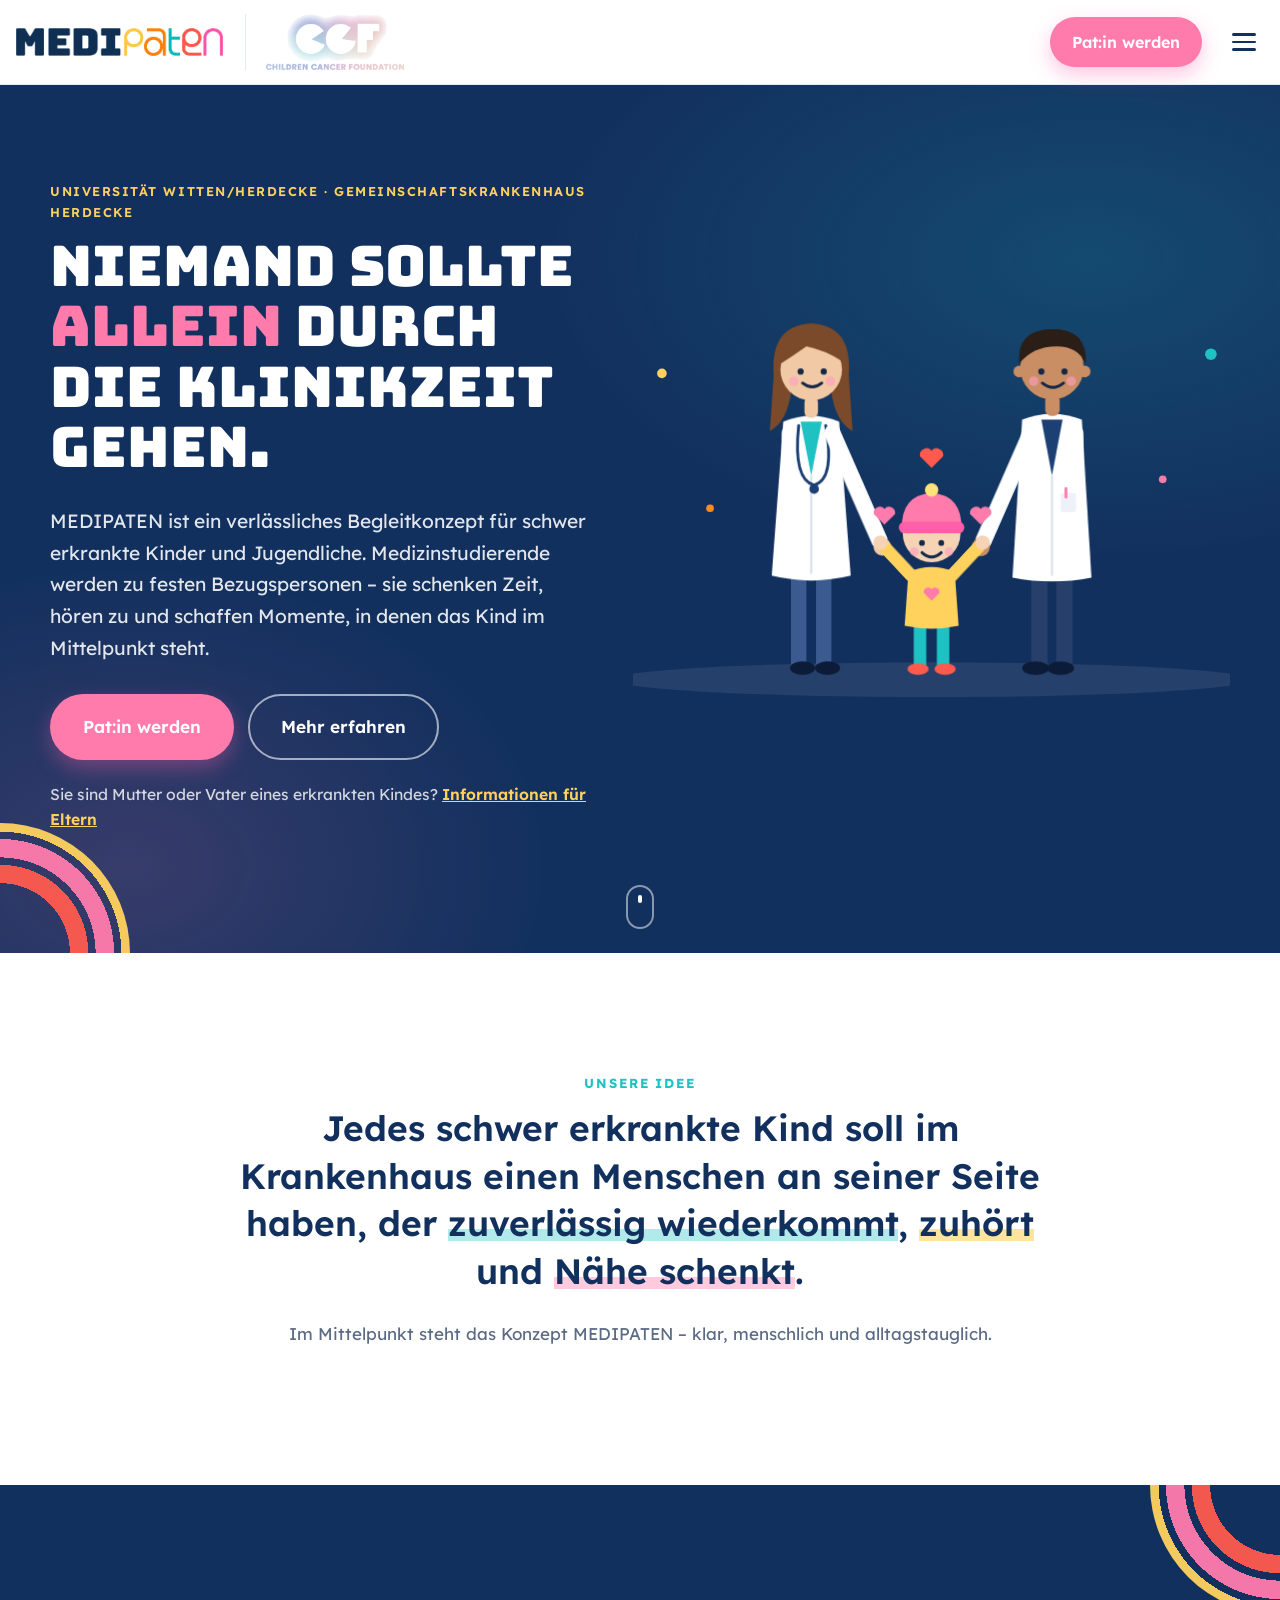
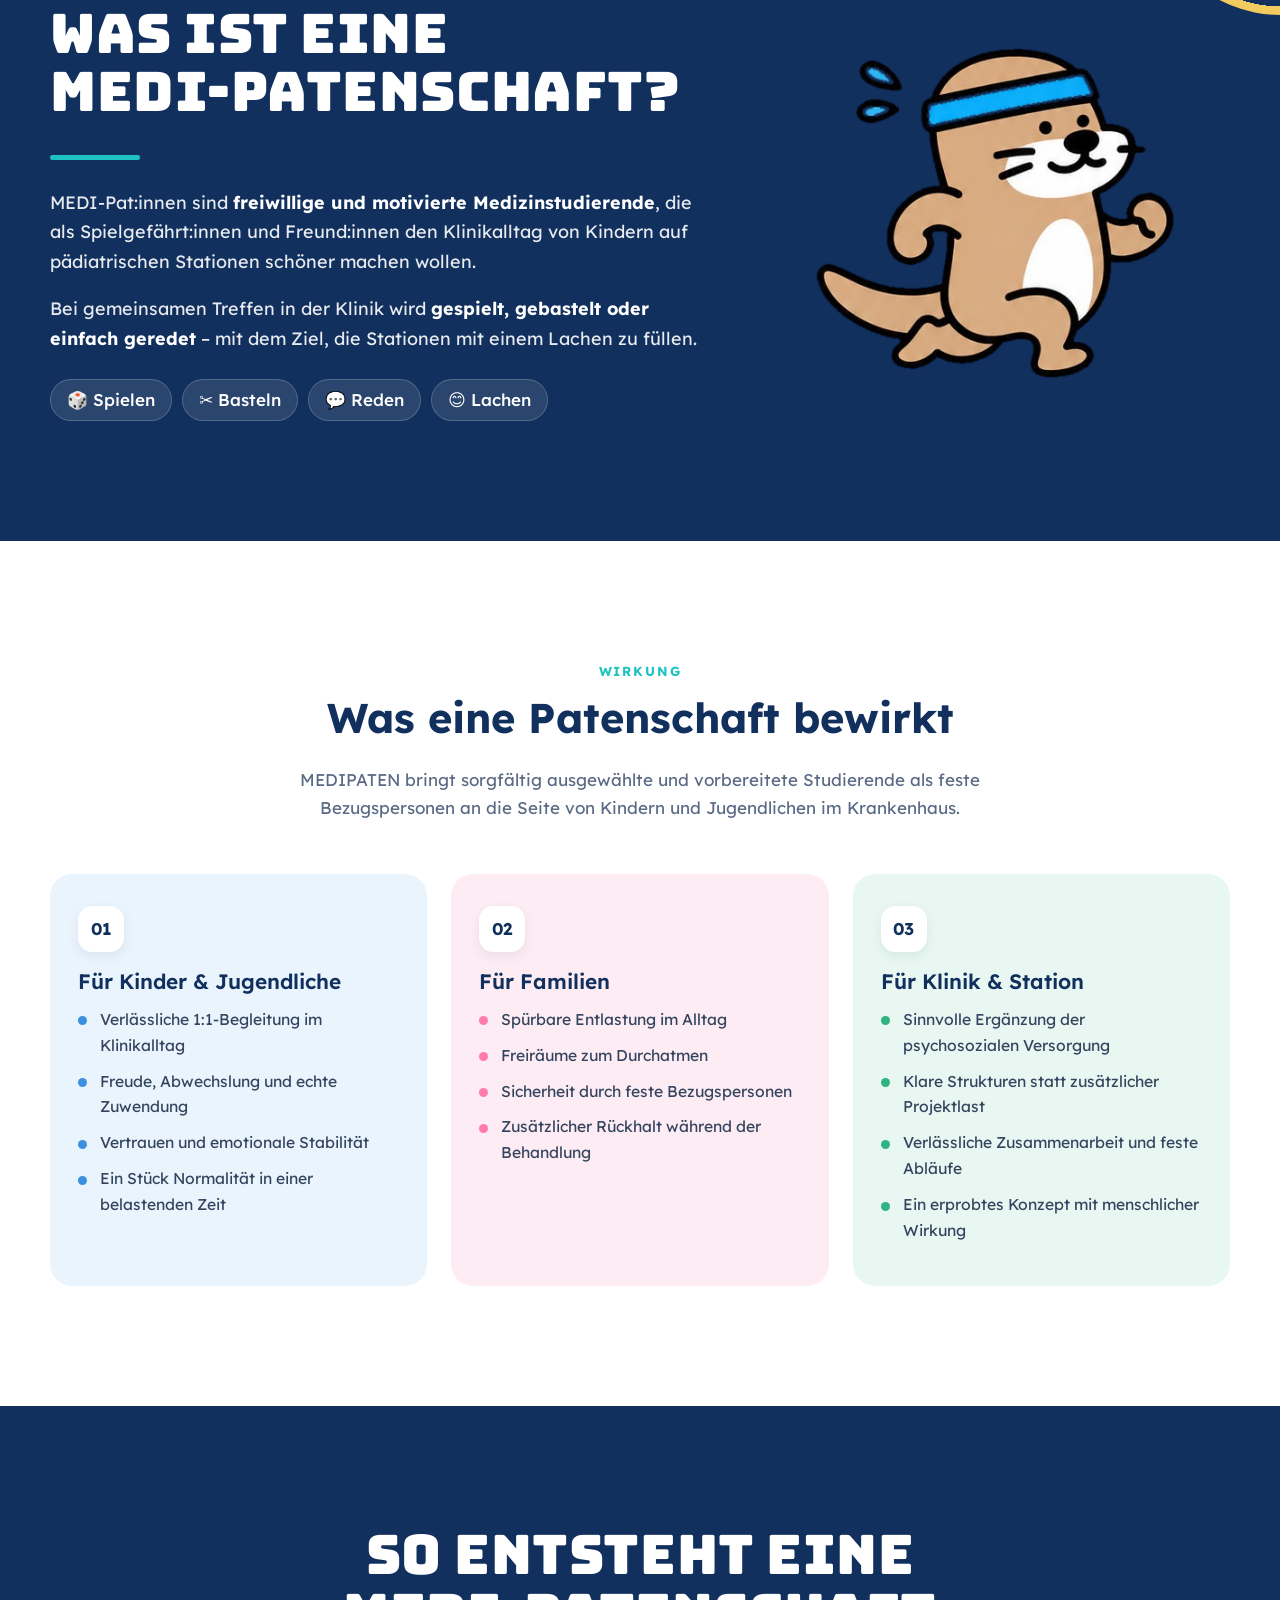
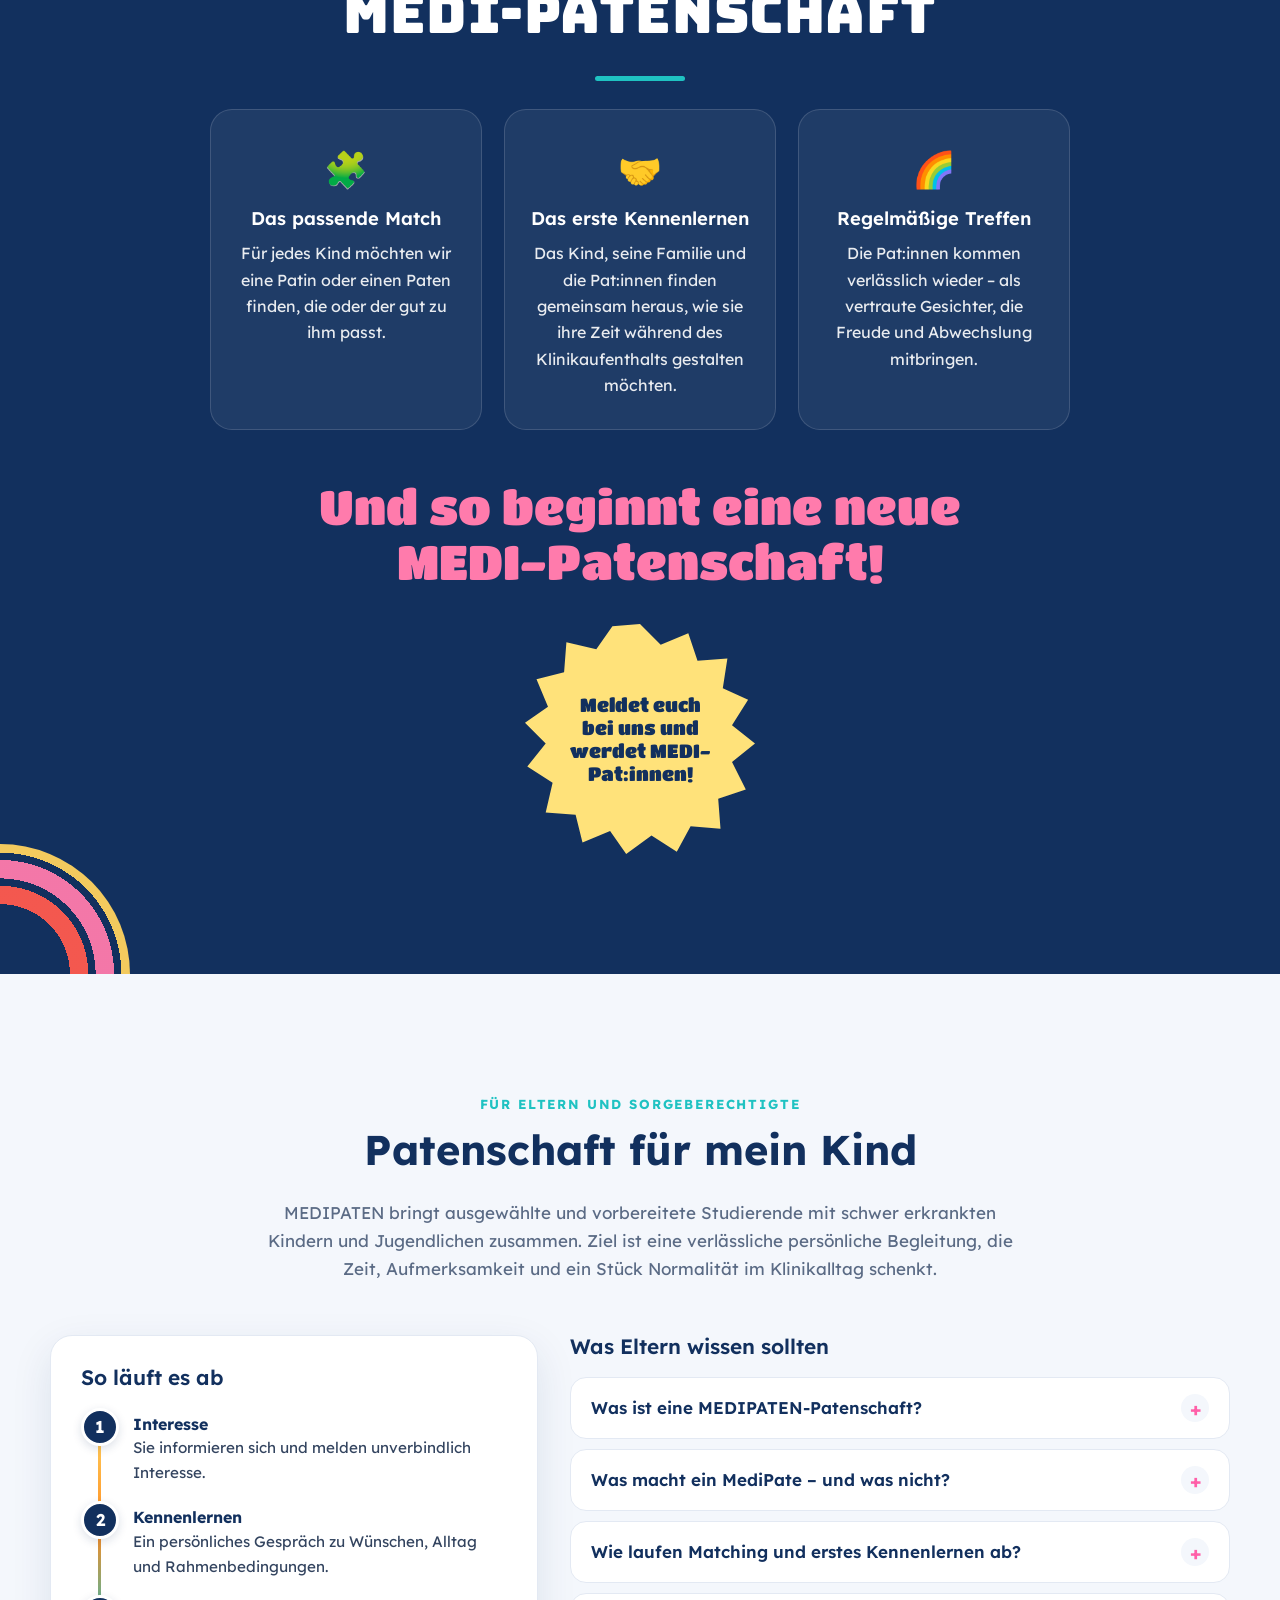
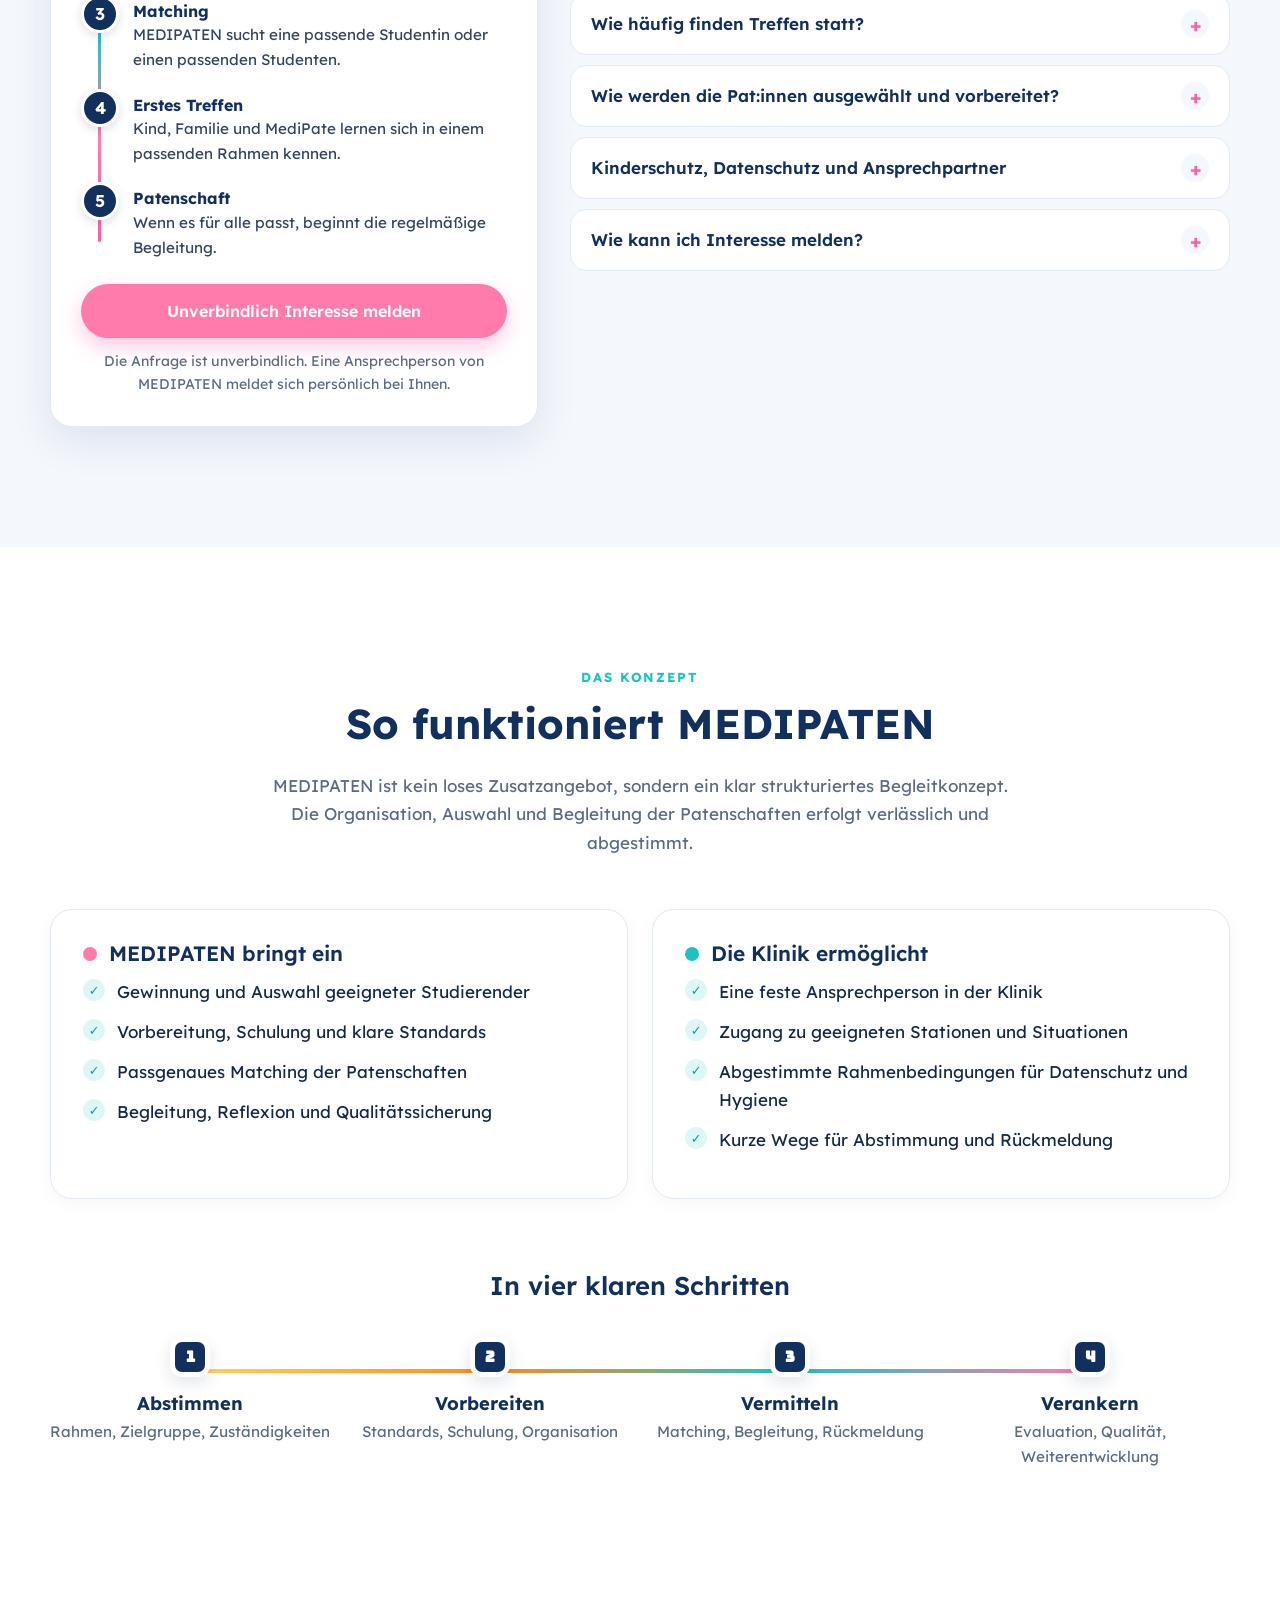
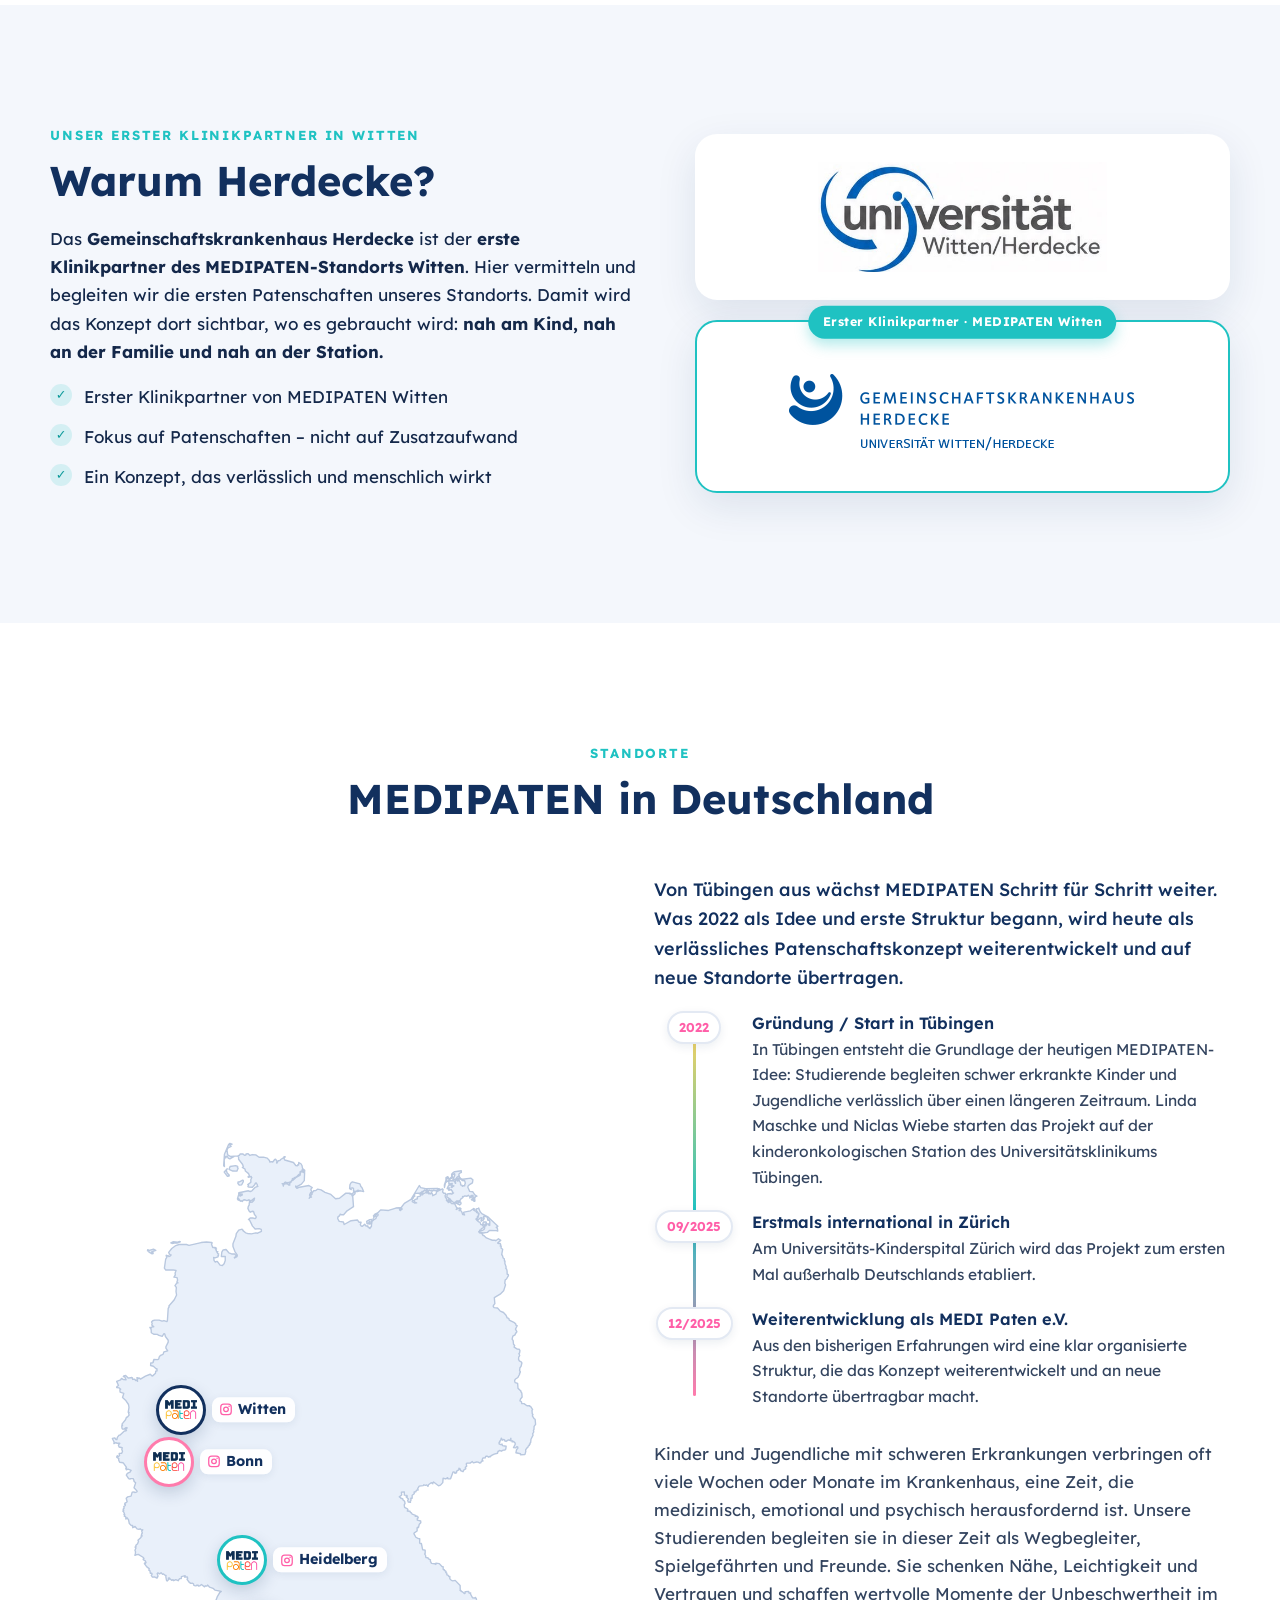
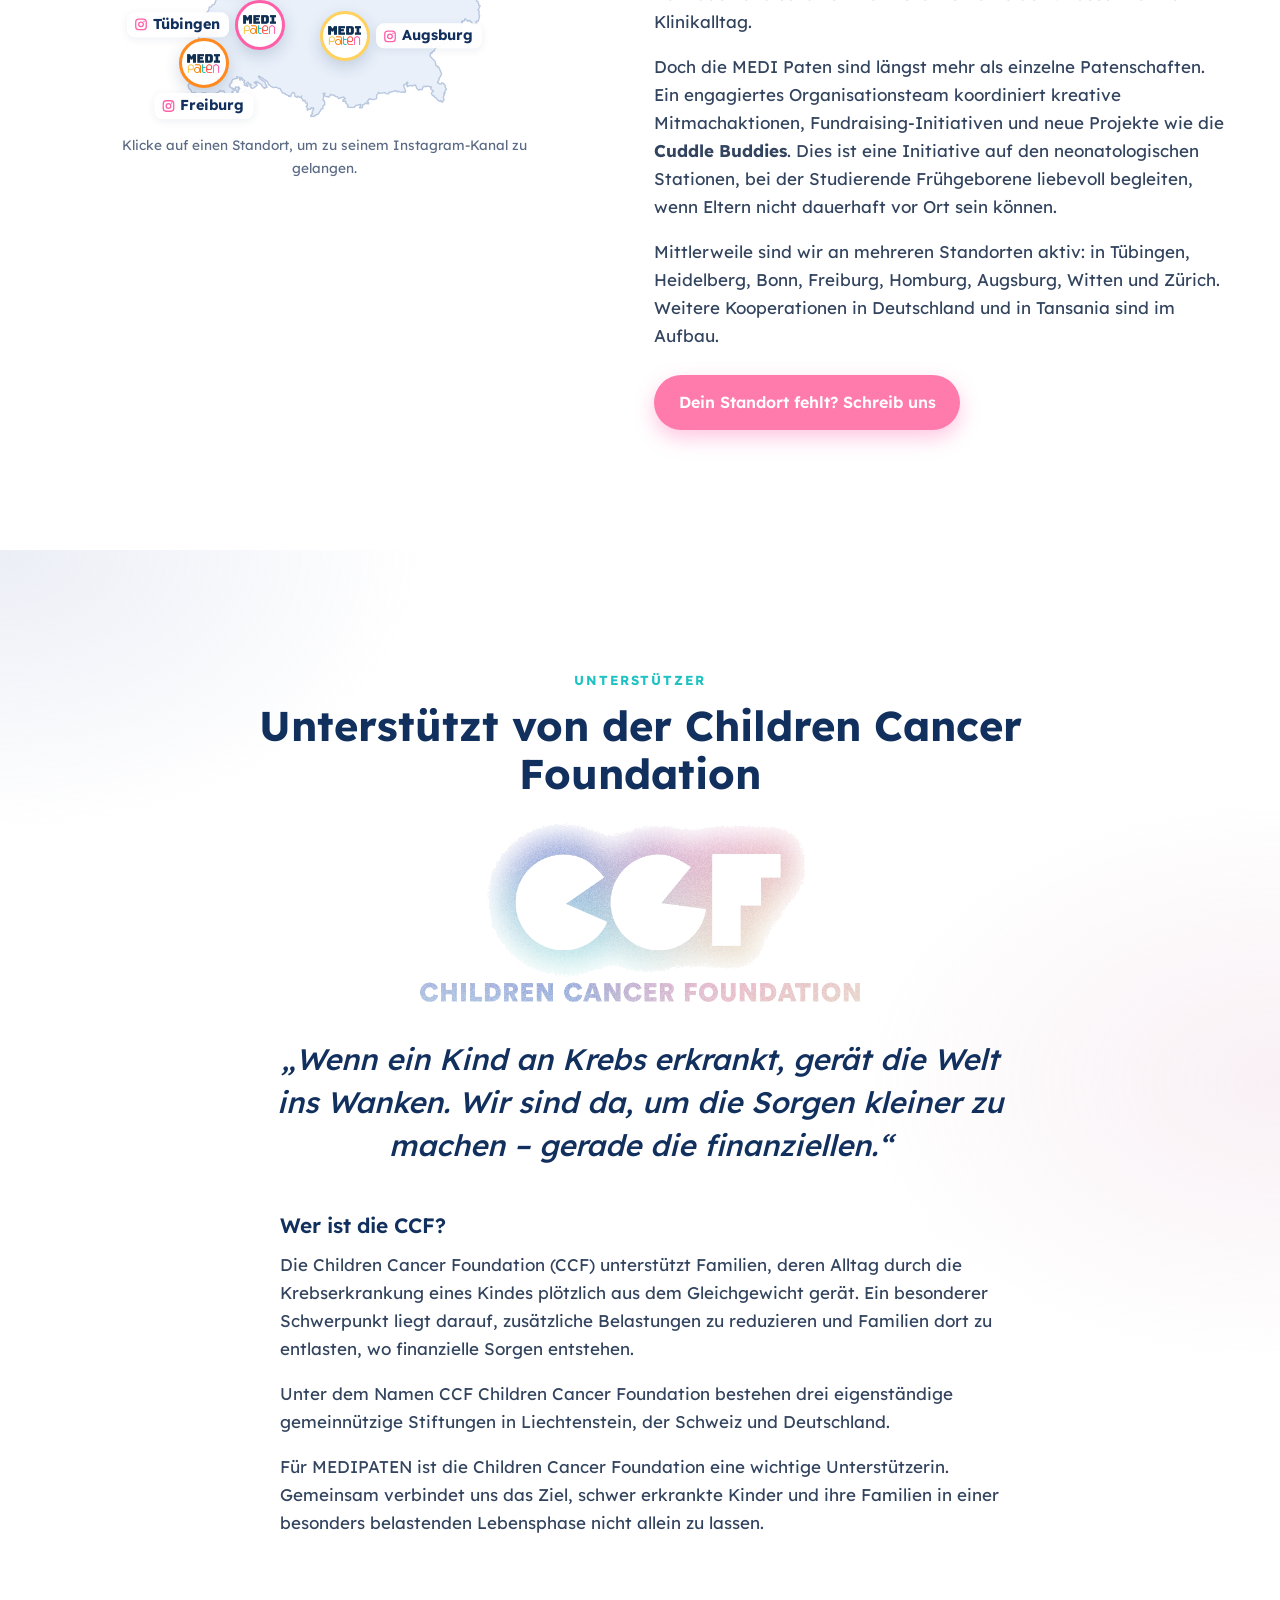
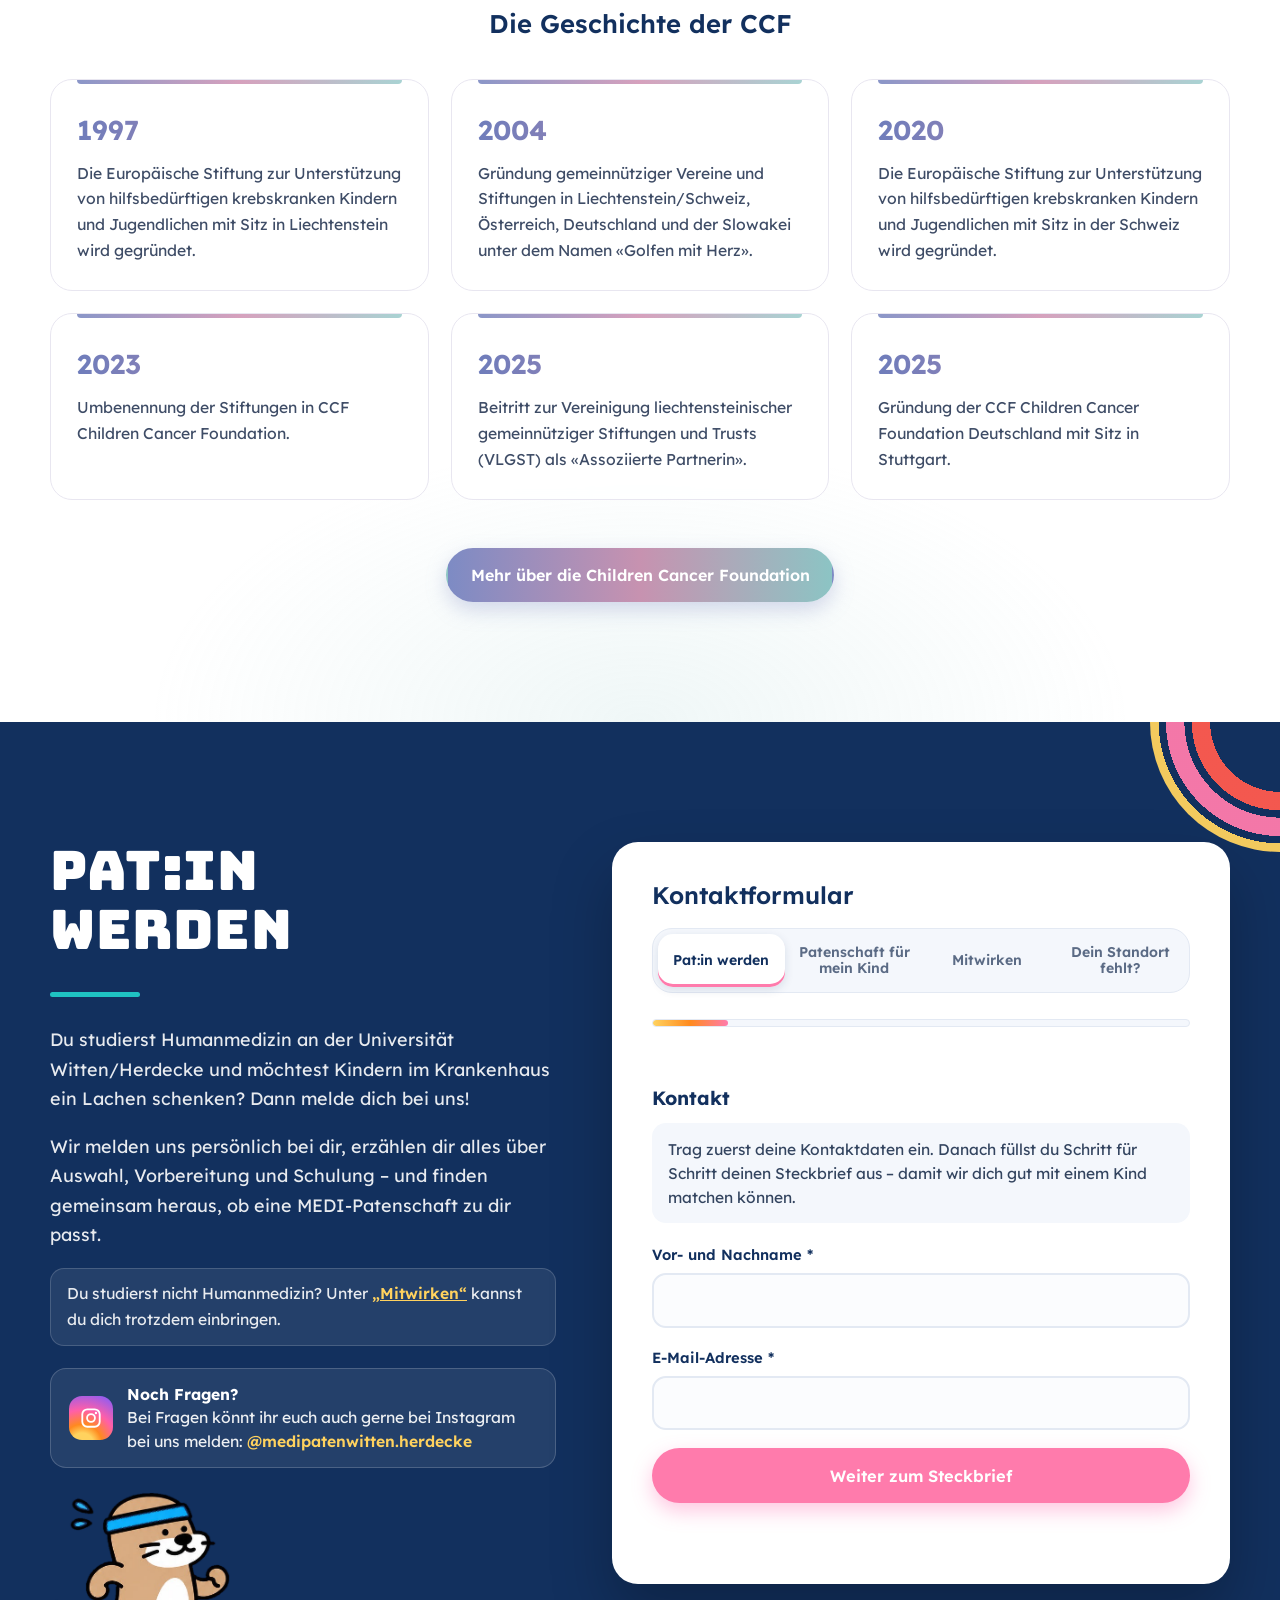
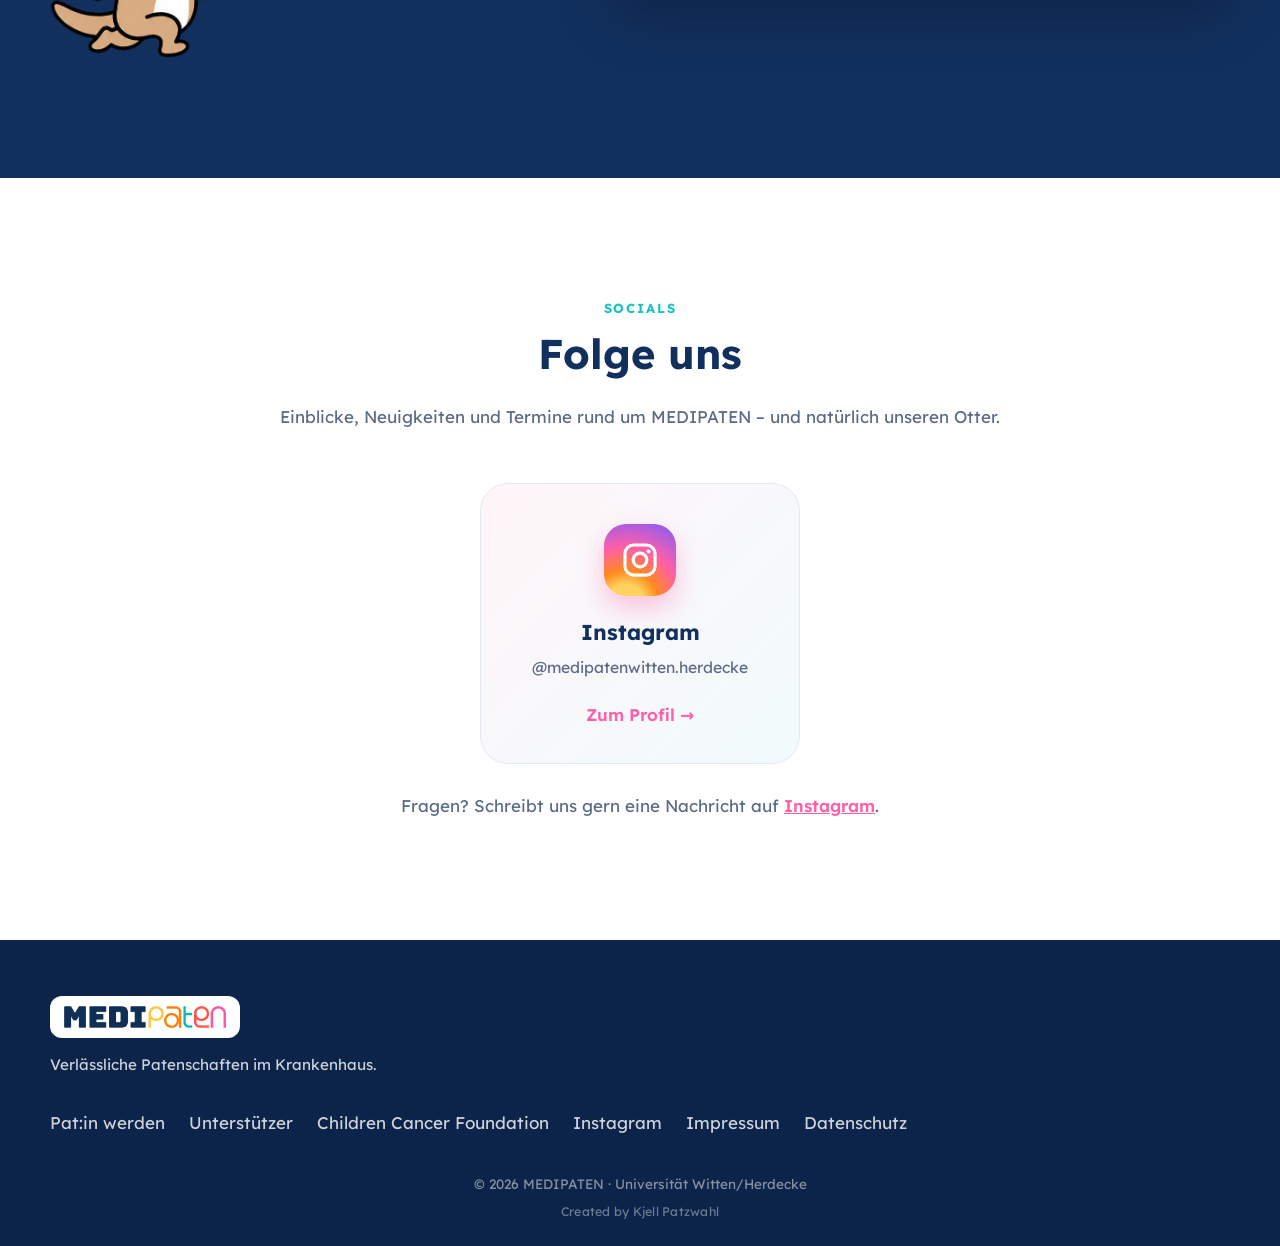
<file: index.html>
<!doctype html>
<html lang="de" class="no-js">
<head>
  <meta charset="utf-8">
  <meta name="viewport" content="width=device-width, initial-scale=1">
  <title>MEDIPATEN – Patenschaften für schwer erkrankte Kinder</title>
  <meta name="description" content="MEDIPATEN: Medizinstudierende der Universität Witten/Herdecke übernehmen Patenschaften für schwer erkrankte Kinder und Jugendliche im Krankenhaus. Unterstützt von der Children Cancer Foundation.">
  <meta name="theme-color" content="#12305e">
  <link rel="icon" href="assets/img/otter.png">
  <link rel="stylesheet" href="styles.css?v=20261110">
  <script>document.documentElement.classList.remove("no-js");</script>
</head>
<body>

<!-- ============ HEADER ============ -->
<header class="site-header" id="top">
  <div class="container header-inner">
    <a href="#top" class="brand" aria-label="MEDIPATEN – zur Startseite">
      <img src="assets/img/medipaten-logo.png" alt="MEDIPATEN" class="logo-medipaten">
    </a>
    <div class="brand-support">
      <span>unterstützt von</span>
      <a href="#unterstuetzer" aria-label="Children Cancer Foundation – Unterstützerin">
        <img src="assets/img/ccf-logo.png" alt="Children Cancer Foundation" class="logo-ccf">
      </a>
    </div>

    <nav class="main-nav" id="main-nav" aria-label="Hauptnavigation">
      <a href="#idee">Idee</a>
      <a href="#patenschaft">Patenschaft</a>
      <a href="#eltern">Für Eltern</a>
      <a href="#konzept">Konzept</a>
      <a href="#standorte">Standorte</a>
      <a href="#unterstuetzer">Unterstützer</a>
      <a href="#socials">Socials</a>
      <a href="#mitmachen">Kontakt</a>
    </nav>

    <a href="#mitmachen" class="btn btn-primary btn-header">Pat:in werden</a>
    <button type="button" class="nav-toggle" aria-label="Menü öffnen" aria-expanded="false" aria-controls="main-nav">
      <span></span><span></span><span></span>
    </button>
  </div>
</header>

<main>

<!-- ============ HERO ============ -->
<section class="hero">
  <div class="rainbow rainbow-left" aria-hidden="true"></div>
  <div class="container hero-inner">
    <div class="hero-text reveal">
      <p class="eyebrow">Universität Witten/Herdecke · Gemeinschaftskrankenhaus Herdecke</p>
      <h1>Niemand sollte <span class="hl-pink">allein</span> durch die Klinikzeit gehen.</h1>
      <p class="lead">MEDIPATEN ist ein verlässliches Begleitkonzept für schwer erkrankte Kinder und Jugendliche. Medizinstudierende werden zu festen Bezugspersonen – sie schenken Zeit, hören zu und schaffen Momente, in denen das Kind im Mittelpunkt steht.</p>
      <div class="hero-cta">
        <a href="#mitmachen" class="btn btn-primary btn-lg">Pat:in werden</a>
        <a href="#patenschaft" class="btn btn-ghost btn-lg">Mehr erfahren</a>
      </div>
      <p class="hero-parents">Sie sind Mutter oder Vater eines erkrankten Kindes? <a href="#eltern">Informationen für Eltern</a></p>
    </div>

    <!-- Animation: Pat:innen nehmen das Kind an die Hand -->
    <div class="hero-scene reveal" aria-hidden="true">
      <svg class="scene" id="scene" viewBox="90 20 620 410" role="img">
        <!-- background blob + ground -->
        <ellipse cx="400" cy="408" rx="330" ry="18" class="ground"/>
        <g class="sparkles">
          <circle cx="120" cy="90" r="5" fill="#ffd25e"/>
          <circle cx="690" cy="70" r="6" fill="#1fc2c2"/>
          <circle cx="640" cy="200" r="4" fill="#ff7bac"/>
          <circle cx="170" cy="230" r="4" fill="#ff8a1f"/>
        </g>

        <!-- ===== WOMAN (from left) ===== -->
        <g class="walker walker-left">
          <g class="bob">
            <!-- legs -->
            <g class="leg leg-a" style="transform-origin:262px 300px"><path d="M262 296 L262 392" class="limb pants-w"/><ellipse cx="266" cy="396" rx="13" ry="7" class="shoe"/></g>
            <g class="leg leg-b" style="transform-origin:288px 300px"><path d="M288 296 L288 392" class="limb pants-w"/><ellipse cx="292" cy="396" rx="13" ry="7" class="shoe"/></g>
            <!-- back arm -->
            <g class="arm-back" style="transform-origin:253px 152px"><path d="M253 152 L253 262" class="limb coat-arm"/><circle cx="253" cy="268" r="9" class="skin-w"/></g>
            <!-- coat / body -->
            <path d="M246 140 Q275 128 304 140 L316 300 Q275 310 234 300 Z" class="coat"/>
            <path d="M264 140 L275 196 L286 140 Z" class="shirt-w"/>
            <path d="M275 196 L275 298" class="coat-line"/>
            <!-- stethoscope -->
            <path d="M262 144 Q256 200 278 206 Q300 200 290 144" class="stetho"/>
            <circle cx="278" cy="210" r="5" class="stetho-dot"/>
            <!-- neck + head -->
            <rect x="268" y="114" width="14" height="22" rx="6" class="skin-w"/>
            <path d="M236 92 Q232 40 275 38 Q318 40 314 92 L318 150 Q300 140 296 110 L254 110 Q250 140 232 150 Z" class="hair-w"/>
            <circle cx="275" cy="86" r="32" class="skin-w"/>
            <path d="M243 80 Q250 48 280 50 Q306 52 308 78 Q290 66 270 62 Q256 72 243 80 Z" class="hair-w"/>
            <circle cx="264" cy="88" r="3.2" class="eye"/><circle cx="288" cy="88" r="3.2" class="eye"/>
            <path d="M266 100 Q276 108 286 100" class="smile"/>
            <circle cx="257" cy="98" r="5" class="cheek"/><circle cx="295" cy="98" r="5" class="cheek"/>
            <!-- inner arm (reaches child) -->
            <g class="arm-reach arm-reach-left" style="transform-origin:297px 152px"><path d="M297 152 L297 274" class="limb coat-arm"/><circle cx="297" cy="281" r="9" class="skin-w"/></g>
          </g>
        </g>

        <!-- ===== MAN (from right) ===== -->
        <g class="walker walker-right">
          <g class="bob">
            <g class="leg leg-a" style="transform-origin:512px 300px"><path d="M512 296 L512 392" class="limb pants-m"/><ellipse cx="508" cy="396" rx="14" ry="7" class="shoe"/></g>
            <g class="leg leg-b" style="transform-origin:538px 300px"><path d="M538 296 L538 392" class="limb pants-m"/><ellipse cx="534" cy="396" rx="14" ry="7" class="shoe"/></g>
            <g class="arm-back" style="transform-origin:549px 152px"><path d="M549 152 L549 262" class="limb coat-arm"/><circle cx="549" cy="268" r="9.5" class="skin-m"/></g>
            <path d="M494 138 Q525 126 556 138 L566 302 Q525 310 484 302 Z" class="coat"/>
            <path d="M514 138 L525 196 L536 138 Z" class="shirt-m"/>
            <path d="M525 196 L525 300" class="coat-line"/>
            <rect x="534" y="214" width="16" height="20" rx="3" class="pocket"/>
            <rect x="538" y="208" width="3" height="12" rx="1.5" fill="#ff7bac"/>
            <rect x="518" y="112" width="15" height="22" rx="6" class="skin-m"/>
            <circle cx="525" cy="84" r="33" class="skin-m"/>
            <path d="M491 80 Q488 44 526 44 Q562 44 560 80 Q552 62 530 62 Q505 62 491 80 Z" class="hair-m"/>
            <circle cx="514" cy="88" r="3.2" class="eye"/><circle cx="538" cy="88" r="3.2" class="eye"/>
            <path d="M515 100 Q526 109 537 100" class="smile"/>
            <circle cx="506" cy="98" r="5" class="cheek"/><circle cx="545" cy="98" r="5" class="cheek"/>
            <circle cx="491" cy="88" r="6" class="skin-m"/><circle cx="559" cy="88" r="6" class="skin-m"/>
            <g class="arm-reach arm-reach-right" style="transform-origin:503px 152px"><path d="M503 152 L503 274" class="limb coat-arm"/><circle cx="503" cy="281" r="9.5" class="skin-m"/></g>
          </g>
        </g>

        <!-- ===== CHILD (center) ===== -->
        <g class="child">
          <g class="child-bob">
            <path d="M388 348 L388 394" class="limb pants-c"/><ellipse cx="386" cy="397" rx="11" ry="6" class="shoe-c"/>
            <path d="M412 348 L412 394" class="limb pants-c"/><ellipse cx="414" cy="397" rx="11" ry="6" class="shoe-c"/>
            <g class="child-arm child-arm-left" style="transform-origin:379px 300px"><path d="M379 300 L379 341" class="limb shirt-c-arm"/><circle cx="379" cy="347" r="7.5" class="skin-c"/></g>
            <g class="child-arm child-arm-right" style="transform-origin:421px 300px"><path d="M421 300 L421 341" class="limb shirt-c-arm"/><circle cx="421" cy="347" r="7.5" class="skin-c"/></g>
            <path d="M376 296 Q400 286 424 296 L428 352 Q400 358 372 352 Z" class="shirt-c"/>
            <path d="M392 318 l8 8 l8 -8 a4.6 4.6 0 0 0 -8 -4 a4.6 4.6 0 0 0 -8 4z" fill="#ff7bac"/>
            <circle cx="400" cy="256" r="30" class="skin-c"/>
            <!-- beanie -->
            <path d="M369 252 Q368 216 400 214 Q432 216 431 252 Z" class="beanie"/>
            <rect x="366" y="244" width="68" height="12" rx="6" class="beanie-band"/>
            <circle cx="400" cy="211" r="7" class="beanie-pom"/>
            <circle cx="390" cy="266" r="3" class="eye"/><circle cx="410" cy="266" r="3" class="eye"/>
            <path d="M390 276 Q400 285 410 276" class="smile"/>
            <circle cx="382" cy="275" r="4.5" class="cheek"/><circle cx="418" cy="275" r="4.5" class="cheek"/>
          </g>
        </g>

        <!-- hearts after joining hands -->
        <g class="hearts">
          <path class="heart heart-1" d="M340 236 l11 11 l11 -11 a6.4 6.4 0 0 0 -11 -5.5 a6.4 6.4 0 0 0 -11 5.5z"/>
          <path class="heart heart-2" d="M440 236 l11 11 l11 -11 a6.4 6.4 0 0 0 -11 -5.5 a6.4 6.4 0 0 0 -11 5.5z"/>
          <path class="heart heart-3" d="M388 176 l12 12 l12 -12 a7 7 0 0 0 -12 -6 a7 7 0 0 0 -12 6z"/>
        </g>
      </svg>
      <script>/* Startposition sofort setzen, damit nichts aufblitzt */
        if (!window.matchMedia("(prefers-reduced-motion: reduce)").matches) document.getElementById("scene").classList.add("armed");
      </script>
      <button class="replay" id="replay" type="button" aria-label="Animation erneut abspielen">↻ nochmal</button>
    </div>
  </div>
  <a href="#idee" class="scroll-hint" aria-label="Weiter nach unten"><span></span></a>
</section>

<!-- ============ IDEE ============ -->
<section class="section section-light" id="idee">
  <div class="container narrow center">
    <p class="kicker reveal">Unsere Idee</p>
    <blockquote class="big-quote reveal">Jedes schwer erkrankte Kind soll im Krankenhaus einen Menschen an seiner Seite haben, der <span class="u-teal">zuverlässig wiederkommt</span>, <span class="u-yellow">zuhört</span> und <span class="u-pink">Nähe schenkt</span>.</blockquote>
    <p class="muted reveal">Im Mittelpunkt steht das Konzept MEDIPATEN – klar, menschlich und alltagstauglich.</p>
  </div>
</section>

<!-- ============ WAS IST EINE MEDI-PATENSCHAFT ============ -->
<section class="section section-navy" id="patenschaft">
  <div class="rainbow rainbow-right" aria-hidden="true"></div>
  <div class="container split">
    <div class="reveal">
      <h2 class="display">Was ist eine<br>MEDI-Patenschaft?</h2>
      <span class="title-bar"></span>
      <p>MEDI-Pat:innen sind <strong>freiwillige und motivierte Medizinstudierende</strong>, die als Spielgefährt:innen und Freund:innen den Klinikalltag von Kindern auf pädiatrischen Stationen schöner machen wollen.</p>
      <p>Bei gemeinsamen Treffen in der Klinik wird <strong>gespielt, gebastelt oder einfach geredet</strong> – mit dem Ziel, die Stationen mit einem Lachen zu füllen.</p>
      <ul class="chips">
        <li>🎲 Spielen</li><li>✂️ Basteln</li><li>💬 Reden</li><li>😊 Lachen</li>
      </ul>
    </div>
    <div class="otter-wrap reveal">
      <img src="assets/img/otter.png" alt="Das MEDIPATEN-Maskottchen: ein fröhlicher, laufender Otter mit Stirnband" class="otter float">
    </div>
  </div>
</section>

<!-- ============ FÜR WEN ============ -->
<section class="section section-light">
  <div class="container">
    <div class="section-head center reveal">
      <p class="kicker">Wirkung</p>
      <h2>Was eine Patenschaft bewirkt</h2>
      <p class="muted">MEDIPATEN bringt sorgfältig ausgewählte und vorbereitete Studierende als feste Bezugspersonen an die Seite von Kindern und Jugendlichen im Krankenhaus.</p>
    </div>
    <div class="cards-3">
      <article class="card card-blue reveal">
        <span class="card-num">01</span>
        <h3>Für Kinder &amp; Jugendliche</h3>
        <ul>
          <li>Verlässliche 1:1-Begleitung im Klinikalltag</li>
          <li>Freude, Abwechslung und echte Zuwendung</li>
          <li>Vertrauen und emotionale Stabilität</li>
          <li>Ein Stück Normalität in einer belastenden Zeit</li>
        </ul>
      </article>
      <article class="card card-pink reveal">
        <span class="card-num">02</span>
        <h3>Für Familien</h3>
        <ul>
          <li>Spürbare Entlastung im Alltag</li>
          <li>Freiräume zum Durchatmen</li>
          <li>Sicherheit durch feste Bezugspersonen</li>
          <li>Zusätzlicher Rückhalt während der Behandlung</li>
        </ul>
      </article>
      <article class="card card-green reveal">
        <span class="card-num">03</span>
        <h3>Für Klinik &amp; Station</h3>
        <ul>
          <li>Sinnvolle Ergänzung der psychosozialen Versorgung</li>
          <li>Klare Strukturen statt zusätzlicher Projektlast</li>
          <li>Verlässliche Zusammenarbeit und feste Abläufe</li>
          <li>Ein erprobtes Konzept mit menschlicher Wirkung</li>
        </ul>
      </article>
    </div>
  </div>
</section>

<!-- ============ SO ENTSTEHT EINE PATENSCHAFT ============ -->
<section class="section section-navy">
  <div class="rainbow rainbow-left" aria-hidden="true"></div>
  <div class="container narrow center">
    <h2 class="display reveal">So entsteht eine<br>MEDI-Patenschaft</h2>
    <span class="title-bar reveal"></span>
    <div class="journey">
      <div class="journey-step reveal">
        <div class="journey-icon">🧩</div>
        <h3>Das passende Match</h3>
        <p>Für jedes Kind möchten wir eine Patin oder einen Paten finden, die oder der gut zu ihm passt.</p>
      </div>
      <div class="journey-step reveal">
        <div class="journey-icon">🤝</div>
        <h3>Das erste Kennenlernen</h3>
        <p>Das Kind, seine Familie und die Pat:innen finden gemeinsam heraus, wie sie ihre Zeit während des Klinikaufenthalts gestalten möchten.</p>
      </div>
      <div class="journey-step reveal">
        <div class="journey-icon">🌈</div>
        <h3>Regelmäßige Treffen</h3>
        <p>Die Pat:innen kommen verlässlich wieder – als vertraute Gesichter, die Freude und Abwechslung mitbringen.</p>
      </div>
    </div>
    <p class="pink-line reveal">Und so beginnt eine neue<br>MEDI-Patenschaft!</p>
    <div class="burst-row reveal">
      <a href="#mitmachen" class="burst">Meldet euch bei uns und werdet MEDI-Pat:innen!</a>
    </div>
  </div>
</section>

<!-- ============ FÜR ELTERN ============ -->
<section class="section section-tint" id="eltern">
  <div class="container">
    <div class="section-head center reveal">
      <p class="kicker">Für Eltern und Sorgeberechtigte</p>
      <h2>Patenschaft für mein Kind</h2>
      <p class="muted">MEDIPATEN bringt ausgewählte und vorbereitete Studierende mit schwer erkrankten Kindern und Jugendlichen zusammen. Ziel ist eine verlässliche persönliche Begleitung, die Zeit, Aufmerksamkeit und ein Stück Normalität im Klinikalltag schenkt.</p>
    </div>

    <div class="parents">
      <div class="parents-flow reveal">
        <h3>So läuft es ab</h3>
        <ol class="flow">
          <li><span class="flow-num">1</span><div><h4>Interesse</h4><p>Sie informieren sich und melden unverbindlich Interesse.</p></div></li>
          <li><span class="flow-num">2</span><div><h4>Kennenlernen</h4><p>Ein persönliches Gespräch zu Wünschen, Alltag und Rahmenbedingungen.</p></div></li>
          <li><span class="flow-num">3</span><div><h4>Matching</h4><p>MEDIPATEN sucht eine passende Studentin oder einen passenden Studenten.</p></div></li>
          <li><span class="flow-num">4</span><div><h4>Erstes Treffen</h4><p>Kind, Familie und MediPate lernen sich in einem passenden Rahmen kennen.</p></div></li>
          <li><span class="flow-num">5</span><div><h4>Patenschaft</h4><p>Wenn es für alle passt, beginnt die regelmäßige Begleitung.</p></div></li>
        </ol>
        <a href="#mitmachen" class="btn btn-primary btn-block" data-open-tab="eltern-form">Unverbindlich Interesse melden</a>
        <p class="parents-note">Die Anfrage ist unverbindlich. Eine Ansprechperson von MEDIPATEN meldet sich persönlich bei Ihnen.</p>
      </div>

      <div class="faq reveal">
        <h3>Was Eltern wissen sollten</h3>
        <details>
          <summary>Was ist eine MEDIPATEN-Patenschaft?</summary>
          <p>Eine MEDIPATEN-Patenschaft ist eine verlässliche 1:1-Begleitung Ihres Kindes während des Klinikaufenthalts. Eine ausgewählte und vorbereitete Medizinstudentin oder ein Medizinstudent kommt regelmäßig vorbei, schenkt Zeit und Aufmerksamkeit und bringt Freude und Abwechslung in den Klinikalltag. Für Sie als Familie kann das Freiräume zum Durchatmen schaffen.</p>
        </details>
        <details>
          <summary>Was macht ein MediPate – und was nicht?</summary>
          <p><strong>Ein MediPate</strong> spielt, bastelt, redet und hört zu. Er oder sie ist eine feste Bezugsperson, die verlässlich wiederkommt und Ihrem Kind Nähe und Vertrauen schenkt.</p>
          <p><strong>Ein MediPate übernimmt keine</strong> medizinischen oder pflegerischen Aufgaben und gibt keine medizinische Beratung. Die Patenschaft ersetzt weder Sie als Eltern noch das Klinikteam oder die psychosoziale Betreuung, sondern ergänzt sie.</p>
        </details>
        <details>
          <summary>Wie laufen Matching und erstes Kennenlernen ab?</summary>
          <p>Nachdem Sie den Steckbrief ausgefüllt haben, treten wir mit Ihnen in Kontakt und sprechen persönlich mit Ihnen über die Wünsche Ihres Kindes, Ihren Alltag und die Rahmenbedingungen. Danach suchen wir eine Studentin oder einen Studenten, die oder der gut zu Ihrem Kind passt. Beim ersten Treffen lernen sich Kind, Familie und MediPate kennen und überlegen gemeinsam, wie sie die Zeit gestalten möchten. Die Patenschaft beginnt erst, wenn es für alle passt.</p>
        </details>
        <details>
          <summary>Wie häufig finden Treffen statt?</summary>
          <p>Das stimmen wir individuell ab: passend zum Behandlungsverlauf, zum Befinden Ihres Kindes und zu den Abläufen auf der Station. Wichtig ist uns, dass die Treffen verlässlich und regelmäßig stattfinden.</p>
        </details>
        <details>
          <summary>Wie werden die Pat:innen ausgewählt und vorbereitet?</summary>
          <p>MEDIPATEN wählt geeignete Studierende sorgfältig aus. Alle Pat:innen werden vorbereitet und geschult und arbeiten nach klaren Standards. Während der Patenschaft werden sie begleitet, mit regelmäßiger Reflexion und Qualitätssicherung.</p>
        </details>
        <details>
          <summary>Kinderschutz, Datenschutz und Ansprechpartner</summary>
          <p>Das Wohl Ihres Kindes steht an erster Stelle. Die Patenschaften finden in enger Abstimmung mit der Klinik statt. Dort gibt es eine feste Ansprechperson, ebenso bei MEDIPATEN. Die Rahmenbedingungen für Datenschutz und Hygiene sind mit der Klinik abgestimmt.</p>
          <p>Persönliche Informationen behandeln wir vertraulich. Im Kontaktformular fragen wir bewusst keine Diagnosen oder medizinischen Details ab.</p>
        </details>
        <details>
          <summary>Wie kann ich Interesse melden?</summary>
          <p>Über das Kontaktformular im Bereich <a href="#mitmachen" data-open-tab="eltern-form">„Patenschaft für mein Kind“</a> können Sie sich unverbindlich melden. Eine Ansprechperson von MEDIPATEN meldet sich dann persönlich bei Ihnen. Bei Fragen erreichen Sie uns auch über Instagram.</p>
        </details>
      </div>
    </div>
  </div>
</section>

<!-- ============ KONZEPT ============ -->
<section class="section section-light" id="konzept">
  <div class="container">
    <div class="section-head center reveal">
      <p class="kicker">Das Konzept</p>
      <h2>So funktioniert MEDIPATEN</h2>
      <p class="muted">MEDIPATEN ist kein loses Zusatzangebot, sondern ein klar strukturiertes Begleitkonzept. Die Organisation, Auswahl und Begleitung der Patenschaften erfolgt verlässlich und abgestimmt.</p>
    </div>

    <div class="two-col">
      <div class="col-box reveal">
        <h3><span class="dot dot-pink"></span>MEDIPATEN bringt ein</h3>
        <ul class="check">
          <li>Gewinnung und Auswahl geeigneter Studierender</li>
          <li>Vorbereitung, Schulung und klare Standards</li>
          <li>Passgenaues Matching der Patenschaften</li>
          <li>Begleitung, Reflexion und Qualitätssicherung</li>
        </ul>
      </div>
      <div class="col-box reveal">
        <h3><span class="dot dot-teal"></span>Die Klinik ermöglicht</h3>
        <ul class="check">
          <li>Eine feste Ansprechperson in der Klinik</li>
          <li>Zugang zu geeigneten Stationen und Situationen</li>
          <li>Abgestimmte Rahmenbedingungen für Datenschutz und Hygiene</li>
          <li>Kurze Wege für Abstimmung und Rückmeldung</li>
        </ul>
      </div>
    </div>

    <h3 class="steps-title center reveal">In vier klaren Schritten</h3>
    <ol class="steps">
      <li class="step reveal"><span class="step-num s1">1</span><h4>Abstimmen</h4><p>Rahmen, Zielgruppe, Zuständigkeiten</p></li>
      <li class="step reveal"><span class="step-num s2">2</span><h4>Vorbereiten</h4><p>Standards, Schulung, Organisation</p></li>
      <li class="step reveal"><span class="step-num s3">3</span><h4>Vermitteln</h4><p>Matching, Begleitung, Rückmeldung</p></li>
      <li class="step reveal"><span class="step-num s4">4</span><h4>Verankern</h4><p>Evaluation, Qualität, Weiterentwicklung</p></li>
    </ol>
  </div>
</section>

<!-- ============ STANDORT ============ -->
<section class="section section-tint" id="standort">
  <div class="container split split-reverse">
    <div class="reveal">
      <p class="kicker">Unser erster Klinikpartner in Witten</p>
      <h2>Warum Herdecke?</h2>
      <p>Das <strong>Gemeinschaftskrankenhaus Herdecke</strong> ist der <strong>erste Klinikpartner des MEDIPATEN-Standorts Witten</strong>. Hier vermitteln und begleiten wir die ersten Patenschaften unseres Standorts. Damit wird das Konzept dort sichtbar, wo es gebraucht wird: <strong>nah am Kind, nah an der Familie und nah an der Station.</strong></p>
      <ul class="check">
        <li>Erster Klinikpartner von MEDIPATEN Witten</li>
        <li>Fokus auf Patenschaften – nicht auf Zusatzaufwand</li>
        <li>Ein Konzept, das verlässlich und menschlich wirkt</li>
      </ul>
    </div>
    <div class="partner-logos reveal">
      <div class="logo-card"><img src="assets/img/uwh-logo.png" alt="Universität Witten/Herdecke"></div>
      <div class="logo-card logo-card-partner">
        <span class="partner-badge">Erster Klinikpartner · MEDIPATEN Witten</span>
        <img src="assets/img/gkh-logo.png" alt="Gemeinschaftskrankenhaus Herdecke – Universität Witten/Herdecke">
      </div>
    </div>
  </div>
</section>

<!-- ============ STANDORTE ============ -->
<section class="section section-light" id="standorte">
  <div class="container">
    <div class="section-head center reveal">
      <p class="kicker">Standorte</p>
      <h2>MEDIPATEN in Deutschland</h2>
    </div>
    <div class="locations">
      <figure class="map reveal" aria-label="Deutschlandkarte mit den MEDIPATEN-Standorten Witten, Bonn, Heidelberg, Tübingen, Augsburg und Freiburg. Ein Klick auf einen Standort öffnet dessen Instagram-Kanal.">
        <svg class="map-svg" viewBox="0 0 399.9 530.3" aria-hidden="true" focusable="false">
          <path class="map-land" d="M118.2,16.0L120.0,16.7L117.4,16.4L117.4,17.3L118.4,17.4L119.2,18.6L116.6,19.8L115.6,21.7L116.2,25.9L118.7,27.4L121.9,27.2L118.1,29.4L116.6,28.7L116.1,27.6L115.1,27.3L114.6,28.1L114.7,27.3L113.9,27.7L113.6,28.6L114.8,28.4L113.7,28.7L113.2,30.6L113.4,36.1L112.7,35.5L113.4,25.4L117.0,17.0L118.2,16.0ZM122.5,27.1L125.0,26.9L126.5,26.3L127.0,25.2L129.3,25.1L130.8,26.3L132.0,26.1L132.2,25.2L134.0,24.9L135.6,26.5L137.6,25.7L140.6,26.0L143.5,28.0L147.3,27.9L150.6,28.8L152.5,30.9L152.9,32.3L154.3,31.8L155.4,32.2L157.1,30.0L158.0,29.8L159.2,31.9L158.8,32.4L159.0,33.2L160.2,31.0L161.5,31.0L162.3,30.0L165.0,28.3L165.2,27.6L166.2,27.6L165.2,29.1L165.8,30.4L173.4,32.6L175.4,35.2L176.7,35.5L177.4,34.3L177.9,34.7L178.0,32.6L179.9,33.7L180.8,35.2L181.3,37.8L183.2,39.4L183.1,40.6L182.6,39.3L181.3,40.0L181.4,38.9L181.0,38.7L180.8,39.9L179.2,40.6L179.0,43.4L178.0,43.0L176.0,45.1L174.4,46.2L174.7,45.6L173.9,46.0L174.1,46.6L173.1,46.9L172.5,46.5L172.4,47.4L171.1,49.5L170.3,49.5L170.2,50.4L169.5,49.9L167.5,50.1L167.0,50.7L166.7,49.6L165.8,49.9L165.1,51.0L163.5,51.0L164.7,51.6L164.3,51.9L164.6,53.2L164.9,51.6L166.6,50.9L168.3,51.2L169.3,52.2L170.3,52.2L169.7,50.7L170.3,50.5L170.5,49.8L170.6,50.3L171.1,50.0L171.6,48.6L172.5,47.9L172.7,48.2L175.4,45.8L179.2,43.7L179.6,40.5L181.6,41.0L181.8,40.5L182.1,41.3L183.1,40.7L183.0,41.2L182.3,41.3L183.1,41.5L182.8,48.4L180.3,51.4L176.3,53.5L175.3,53.1L175.3,53.7L176.4,55.0L178.7,54.1L186.8,52.6L189.7,54.4L188.5,55.8L189.4,58.7L188.2,58.9L188.4,59.4L187.6,60.0L187.4,61.0L188.0,62.1L187.0,63.7L187.8,62.9L189.1,62.6L188.5,62.3L188.8,60.5L189.6,60.2L189.5,59.4L190.9,57.2L192.9,56.9L194.5,55.7L197.4,56.4L200.8,58.5L205.9,60.4L210.0,64.1L213.4,63.7L219.0,59.2L222.7,59.3L221.1,59.3L222.9,60.1L225.0,59.5L225.7,58.4L227.0,58.6L226.9,59.7L225.0,61.5L224.8,60.8L224.2,60.9L224.4,61.6L224.9,61.5L225.6,71.0L220.0,74.6L217.0,78.0L215.0,78.0L214.0,77.5L213.5,78.8L212.0,80.1L211.9,81.5L213.2,83.8L216.8,84.3L217.5,86.5L223.5,83.2L229.0,82.6L230.5,84.6L232.2,84.6L231.5,86.7L232.2,87.8L233.4,88.1L235.3,86.3L236.5,87.8L238.1,87.8L238.0,88.6L239.4,89.3L239.3,89.9L240.1,90.0L239.6,89.4L241.2,88.3L241.3,85.6L239.6,86.2L239.7,83.8L239.0,84.5L239.0,86.1L237.7,85.2L237.3,85.6L238.3,85.8L237.4,85.8L237.0,83.8L239.7,82.3L241.6,82.2L241.6,83.4L241.1,83.7L241.1,84.8L240.6,85.3L241.5,85.7L241.6,84.0L243.3,82.3L242.7,81.6L243.8,82.0L244.8,81.5L245.4,80.6L245.2,79.6L246.8,78.8L247.0,77.9L246.1,77.0L243.2,80.5L243.3,78.9L242.9,79.0L244.2,77.5L246.6,76.5L249.2,73.8L256.1,74.3L262.4,72.2L265.5,71.9L265.7,73.9L266.1,74.2L266.3,73.6L266.5,74.3L266.6,73.6L267.0,74.0L266.8,73.5L267.7,73.4L267.7,72.6L266.4,72.4L266.0,72.8L265.8,72.0L267.1,71.7L269.8,68.1L275.6,64.6L282.8,52.6L284.0,54.4L288.3,55.3L298.9,55.1L299.0,55.9L299.3,55.3L300.6,55.6L299.6,55.6L299.0,56.5L297.1,57.2L294.9,56.7L294.2,57.5L293.6,56.9L292.6,57.2L291.3,56.6L291.2,57.0L289.0,56.9L289.6,56.2L288.9,56.6L288.6,57.5L290.3,57.2L290.7,57.7L289.6,58.0L289.5,59.4L290.1,58.1L290.7,58.1L290.9,59.8L291.5,59.9L291.8,59.1L292.8,59.9L293.6,58.3L293.5,59.3L294.2,59.8L294.5,61.5L297.2,60.2L298.0,57.9L302.9,55.5L303.5,56.0L303.1,58.2L304.1,59.3L305.3,59.3L305.9,60.1L305.2,61.5L305.6,63.1L306.6,64.1L306.4,65.6L307.4,66.4L308.3,66.4L308.7,65.8L309.3,66.3L307.9,67.4L309.5,66.6L310.8,68.2L313.6,68.6L315.3,71.9L316.0,72.1L314.9,73.4L317.2,72.3L318.2,72.7L318.0,72.0L318.8,72.4L319.1,73.0L317.4,73.9L317.5,74.5L318.6,73.6L318.4,74.2L319.6,75.3L320.5,77.8L322.2,78.2L321.2,76.2L321.7,75.7L327.3,74.6L330.1,72.6L331.0,73.1L330.0,73.5L330.1,74.1L331.6,74.9L332.2,74.7L332.5,76.0L334.5,77.0L333.8,79.5L333.2,79.8L333.6,80.5L332.0,81.7L332.6,81.8L332.6,82.6L334.1,83.9L335.6,84.6L336.3,86.6L337.4,86.7L338.8,88.6L338.3,89.4L336.8,90.0L336.1,91.5L335.2,91.5L335.2,92.2L338.0,91.5L339.1,90.8L339.7,89.5L339.2,86.8L338.0,85.8L338.5,84.3L340.9,84.2L341.2,85.5L340.3,86.2L340.6,87.8L341.1,86.8L340.8,86.3L341.6,86.0L343.3,86.0L342.8,86.9L344.0,87.3L344.1,83.8L343.4,82.5L342.4,82.9L342.1,81.0L341.2,79.5L338.7,79.5L338.6,80.9L338.9,80.6L339.2,81.4L338.2,82.8L336.9,83.1L336.7,83.7L336.4,82.7L337.4,81.0L336.6,80.5L335.0,81.3L334.3,82.4L333.0,82.4L332.8,81.6L333.8,80.5L334.7,77.3L334.5,76.6L333.1,76.3L333.2,75.2L332.5,75.0L332.2,73.4L332.8,72.7L334.6,72.5L334.4,72.2L335.7,75.4L337.1,77.1L342.8,80.1L351.1,88.1L349.7,89.0L350.7,89.8L351.0,92.2L349.8,91.8L343.8,91.7L341.9,93.4L338.2,93.9L335.3,93.2L335.5,92.2L334.5,92.7L335.0,93.7L337.0,94.1L338.3,96.2L338.9,96.0L341.1,98.2L343.8,99.3L346.3,100.2L348.8,100.1L349.3,100.6L351.6,98.9L353.6,100.3L350.9,102.6L352.1,103.2L353.2,102.9L353.7,104.6L353.1,105.2L354.0,105.4L353.9,107.1L355.3,108.0L354.4,112.9L355.0,113.1L355.7,115.6L356.7,116.3L356.8,118.2L357.3,118.2L357.2,120.3L358.3,123.4L358.0,124.8L358.7,125.3L359.1,126.8L359.2,129.8L360.1,129.9L360.3,130.9L358.6,133.9L357.5,134.6L357.1,137.5L357.8,138.9L356.1,144.2L353.1,147.1L348.0,150.1L348.5,155.3L347.2,156.9L347.1,157.8L347.8,158.8L350.8,159.1L353.2,161.8L356.0,163.0L358.2,165.4L359.2,167.7L360.6,168.1L361.0,169.6L365.0,171.5L366.6,172.9L367.0,174.3L367.9,174.5L366.4,177.5L367.6,179.7L367.2,180.6L366.6,180.8L366.0,182.5L364.1,183.6L363.5,186.2L364.4,187.5L364.7,190.6L365.7,191.7L365.2,193.1L368.0,194.8L369.7,195.0L370.3,196.2L370.0,198.1L369.4,198.6L370.1,200.5L369.2,201.9L369.1,203.8L369.9,205.3L371.0,205.5L372.0,206.9L371.2,210.0L370.3,211.0L370.0,213.6L370.6,214.3L370.5,215.3L369.9,215.8L370.1,216.5L368.5,219.5L366.5,220.8L365.7,222.0L365.8,222.9L366.2,224.0L368.3,224.7L368.6,228.8L371.3,231.5L371.1,232.0L371.9,232.9L372.2,236.5L370.8,238.2L370.3,239.9L371.5,240.4L371.9,242.1L373.8,242.2L376.4,244.1L378.8,244.1L378.8,244.5L379.7,244.8L381.3,247.4L380.8,248.0L381.0,251.2L381.6,251.5L381.1,252.9L382.6,255.3L383.5,255.8L383.9,260.2L382.6,262.1L382.5,264.7L382.0,265.4L382.3,266.9L381.3,268.5L381.7,269.6L379.9,273.2L379.6,276.2L379.0,276.5L379.1,277.4L378.5,277.4L378.5,278.6L377.5,279.1L377.2,280.3L376.5,280.6L375.2,282.5L375.4,283.7L374.6,286.6L370.8,286.7L370.8,285.8L366.8,284.9L367.4,282.1L368.5,281.1L368.4,279.9L367.5,279.7L366.5,280.7L364.7,280.5L366.2,277.5L366.1,276.4L364.8,275.2L363.5,275.5L363.9,274.7L362.4,274.5L362.4,272.3L361.9,274.3L360.3,273.7L358.2,275.1L357.0,274.6L357.1,273.9L356.4,273.4L355.1,274.0L354.1,272.2L353.4,274.5L352.6,274.9L352.9,275.7L352.2,276.0L352.2,277.3L353.5,277.9L354.7,277.4L355.1,278.7L358.3,279.3L358.0,281.7L357.2,282.7L355.8,282.7L354.1,283.6L352.5,282.9L352.0,283.6L351.3,283.5L350.8,285.4L347.9,286.2L345.3,287.5L344.6,288.4L343.9,288.1L343.2,288.8L341.6,287.8L340.4,288.2L340.2,289.3L338.1,289.5L337.5,290.9L338.2,292.1L336.8,292.2L336.3,293.7L335.1,293.8L334.0,293.1L332.6,293.0L329.8,293.7L328.9,292.6L327.0,294.0L324.1,294.0L323.6,294.7L324.0,296.6L322.8,297.6L323.2,298.9L321.8,299.6L320.8,301.4L318.7,300.4L318.3,298.9L317.2,298.4L317.3,299.6L315.1,301.1L315.2,302.4L313.8,302.8L313.5,301.8L312.1,301.7L310.0,307.6L307.6,307.5L307.5,306.6L305.8,307.7L303.5,307.1L303.2,310.9L301.2,313.1L299.5,313.6L295.2,310.3L294.5,311.2L294.6,311.9L293.8,311.0L292.5,311.4L290.8,312.7L290.3,314.2L289.2,312.9L288.2,313.3L286.7,312.8L286.2,313.5L282.7,314.0L281.4,316.1L281.8,317.3L280.4,317.4L279.7,319.0L278.3,319.1L278.4,320.6L276.6,321.9L276.6,324.5L275.4,324.4L275.6,326.1L275.2,327.2L274.7,327.2L275.1,328.1L273.3,327.9L272.7,326.5L273.4,325.1L271.4,323.4L271.6,322.7L272.3,323.2L272.1,322.0L269.8,321.8L269.8,319.0L267.2,319.3L267.5,321.6L265.4,323.3L266.6,324.0L266.7,324.5L268.4,324.9L268.5,325.7L270.0,327.1L270.4,329.0L269.7,330.3L270.0,332.5L272.5,333.7L272.9,334.6L272.3,335.6L274.7,335.8L275.1,336.9L275.9,337.1L276.6,338.3L279.5,339.3L279.3,340.2L280.8,339.9L281.1,340.6L281.6,340.5L281.9,341.4L281.0,342.3L281.1,343.5L284.0,344.3L284.1,345.7L282.8,347.0L282.1,349.9L281.4,349.7L280.9,350.1L280.9,353.0L278.4,354.6L278.1,355.3L279.8,358.4L282.0,359.6L283.2,359.6L283.1,363.1L283.4,363.8L284.6,363.7L285.6,368.8L285.9,369.3L287.9,369.6L287.9,372.5L287.4,372.9L288.2,374.0L288.5,376.0L290.5,376.3L290.5,376.9L292.5,378.0L292.4,379.2L293.4,381.1L296.0,381.4L297.2,382.1L297.2,380.9L300.2,381.3L302.5,383.8L303.5,383.9L303.6,386.5L304.6,386.5L304.6,387.2L306.0,388.0L305.8,389.1L306.7,389.6L306.8,391.1L307.7,391.3L308.6,392.6L309.4,392.5L309.3,394.4L310.7,395.9L311.9,396.3L314.0,395.9L318.3,400.3L318.4,404.3L319.1,404.8L318.2,404.6L319.1,404.9L319.1,405.4L320.5,405.9L322.0,407.4L322.6,407.1L322.6,405.7L325.7,405.6L326.1,407.0L327.5,406.8L327.2,407.5L329.1,411.1L331.1,411.2L331.5,410.7L332.3,411.6L332.7,413.9L333.8,414.4L333.8,415.3L334.6,416.3L334.4,417.5L335.7,418.0L334.4,421.0L333.7,421.4L334.8,422.6L334.6,425.8L335.3,426.6L334.3,430.7L332.8,432.0L332.5,431.3L332.3,431.6L332.1,433.3L331.1,434.5L328.7,433.2L328.1,432.2L326.0,430.7L324.9,431.4L323.0,429.5L322.3,429.4L322.3,430.6L321.6,431.3L321.2,431.1L320.5,431.7L320.1,431.0L319.6,432.2L320.2,432.9L320.4,434.6L319.1,438.1L319.6,440.1L318.6,443.4L313.6,448.1L312.0,448.7L309.5,448.5L305.8,449.6L303.0,450.9L300.6,453.7L296.8,454.6L295.6,457.3L294.2,457.9L293.6,459.4L292.7,458.9L292.2,460.1L292.4,462.0L296.5,466.3L297.4,470.1L298.6,470.2L299.0,471.5L299.7,471.3L302.2,477.1L300.7,480.2L299.6,481.3L300.1,482.0L298.6,484.8L300.4,485.9L301.7,486.0L302.5,484.9L303.9,485.5L305.4,487.4L305.3,488.6L306.4,490.7L304.8,492.7L305.2,494.0L304.0,494.2L304.3,495.4L304.7,495.4L303.6,497.3L304.3,499.9L302.7,501.8L301.3,500.3L300.9,501.1L298.6,499.8L297.5,498.1L296.2,497.5L295.9,496.3L295.0,496.4L294.1,495.7L293.3,494.4L294.0,492.8L295.2,492.2L292.9,490.3L292.7,489.5L293.4,488.4L292.5,489.0L291.5,488.0L289.0,487.8L288.2,488.5L287.2,487.9L286.3,488.1L285.2,491.0L283.3,490.7L282.3,491.4L280.7,489.8L279.5,486.8L276.6,487.7L275.2,487.1L272.4,488.3L271.9,487.4L272.8,485.0L272.2,484.3L271.3,485.9L269.0,486.9L270.7,491.6L270.8,492.6L270.4,493.1L269.5,493.1L269.5,492.7L268.0,493.1L265.5,492.8L264.9,492.3L263.1,492.8L262.7,491.8L256.5,493.4L256.2,494.6L253.8,494.3L253.0,493.5L248.6,494.1L247.4,493.3L245.6,496.2L245.8,498.2L245.2,498.9L242.5,499.5L239.4,498.8L237.4,501.4L238.5,501.8L238.9,503.1L235.6,502.7L234.9,503.7L233.6,504.1L233.5,506.1L232.8,506.6L230.8,506.6L232.2,504.3L231.7,503.8L227.9,504.5L226.3,506.2L220.9,506.3L220.4,505.6L221.0,504.6L218.7,502.0L218.9,501.0L216.3,501.0L216.6,499.5L218.6,498.6L217.7,498.3L217.1,497.2L212.7,498.6L211.7,497.1L209.5,496.7L209.2,495.8L206.9,495.7L205.8,494.9L204.2,497.3L201.4,496.7L199.9,495.7L200.9,494.0L199.1,494.1L199.8,495.9L199.1,499.8L199.3,500.4L200.3,500.4L200.6,503.9L199.2,505.0L198.7,506.6L199.1,507.4L197.4,507.6L197.1,508.8L194.7,512.3L193.1,512.7L192.7,513.4L192.3,513.2L191.0,514.3L189.6,513.9L188.5,514.3L188.6,512.9L190.1,511.7L189.5,510.7L191.0,507.8L190.8,506.5L190.1,507.3L188.9,506.4L188.2,508.1L186.4,507.7L185.6,508.9L185.1,506.0L184.5,505.3L185.5,504.8L185.3,502.4L184.4,502.5L183.7,501.7L183.5,500.3L181.6,500.5L181.4,499.2L180.1,498.1L180.5,496.4L179.9,497.3L178.5,497.6L177.9,496.7L176.9,496.5L176.6,497.7L174.2,496.4L174.6,495.6L174.4,493.9L172.6,493.4L171.6,494.9L171.1,497.0L170.2,496.3L169.2,496.8L169.2,496.0L166.4,495.0L165.9,494.0L163.9,493.9L161.6,489.8L160.4,489.9L158.3,488.7L155.9,489.1L154.2,488.3L151.7,486.3L150.6,483.7L143.3,478.9L142.8,479.6L144.4,481.5L148.7,484.4L149.0,486.2L150.1,487.5L150.4,488.9L149.1,488.8L149.0,489.5L148.3,489.2L148.2,489.8L145.8,487.5L145.7,486.5L141.2,483.7L141.0,484.1L142.0,484.9L140.0,484.1L139.2,484.8L141.4,486.2L141.8,487.1L139.2,489.3L137.2,489.7L135.7,487.9L135.8,486.8L136.6,487.0L136.5,486.3L135.5,486.4L135.3,485.8L134.5,485.8L133.9,484.2L132.4,485.6L132.4,486.1L133.9,486.9L133.5,488.1L130.6,487.0L131.0,485.5L130.1,484.5L131.2,483.4L130.7,482.6L130.1,482.3L129.1,482.8L128.8,481.0L127.8,480.0L127.5,482.3L126.7,482.6L126.3,480.2L124.2,479.5L124.0,480.4L124.6,481.1L121.0,481.7L120.4,482.3L119.6,483.9L119.7,484.9L117.7,486.4L118.3,487.5L117.7,488.1L119.3,489.4L120.2,489.3L120.4,490.4L120.5,489.7L121.2,490.2L122.9,490.0L122.7,489.1L123.6,488.5L124.7,488.9L125.8,488.4L126.7,489.9L126.2,490.5L125.7,490.5L125.9,489.6L125.4,490.2L125.7,492.1L124.9,493.2L124.0,493.0L124.4,492.2L123.9,491.5L122.3,490.8L121.7,491.8L119.8,492.8L120.2,494.0L121.2,493.8L121.3,494.2L118.4,495.1L117.4,494.5L116.7,495.1L114.5,494.7L113.3,493.6L113.1,492.3L111.7,491.9L110.5,492.5L109.6,491.5L108.1,493.2L105.7,494.0L105.0,495.6L104.2,495.1L102.3,496.0L99.8,495.5L99.2,496.4L97.9,496.0L97.8,494.6L97.0,493.6L95.0,493.9L94.2,493.6L93.1,495.5L88.2,497.2L86.7,495.6L88.6,495.1L88.2,493.6L86.9,493.4L85.7,494.4L84.1,491.2L82.3,489.4L81.8,487.1L83.3,484.6L82.6,481.5L83.9,477.8L83.7,475.2L84.7,474.1L84.7,472.1L86.3,469.3L84.1,465.3L84.5,459.8L88.0,453.5L89.1,448.3L91.2,446.5L90.7,442.1L92.1,436.5L93.6,434.8L93.4,430.3L95.2,426.3L97.3,424.9L99.9,421.5L100.2,419.2L102.1,418.8L102.7,417.2L103.9,417.1L104.9,416.3L107.1,410.3L109.4,406.4L110.6,405.5L105.1,404.3L103.5,402.8L100.5,401.8L98.9,400.0L98.0,400.9L96.8,400.6L96.1,401.5L93.4,399.5L92.1,400.6L90.7,400.8L90.6,400.1L89.2,400.0L89.3,400.4L88.2,400.7L86.8,400.2L86.5,398.9L85.4,398.3L84.1,398.5L82.6,397.4L80.9,394.9L81.5,394.0L81.0,392.8L78.8,393.1L79.2,391.8L76.0,392.6L75.9,394.3L74.4,394.4L73.1,396.2L71.1,395.3L69.3,396.2L68.7,395.3L67.7,395.9L66.3,394.6L65.5,394.7L65.7,394.0L65.2,393.7L64.6,393.9L64.9,395.2L63.6,396.4L63.1,396.1L62.4,392.7L62.6,391.6L61.8,391.5L60.4,390.3L59.6,390.6L58.3,389.3L57.0,390.2L55.6,389.4L54.9,389.9L55.7,392.2L55.1,392.6L55.2,393.5L54.6,393.9L52.6,392.9L50.8,393.1L49.8,391.5L50.5,390.4L50.1,389.6L49.0,389.7L48.6,387.5L47.7,387.1L48.0,385.7L45.9,384.2L43.8,381.3L44.0,380.7L44.7,381.1L45.2,380.2L44.6,379.0L42.8,377.9L42.8,377.3L43.4,376.8L42.6,375.8L38.5,373.3L35.9,373.8L36.0,374.2L35.4,373.9L35.9,373.6L36.1,371.0L35.6,369.7L36.4,367.9L35.7,366.9L36.5,366.9L36.4,365.4L37.9,364.1L38.7,361.9L38.2,361.0L40.8,358.6L41.2,357.0L41.9,357.3L41.1,356.6L41.6,356.6L41.3,355.7L42.0,354.7L41.5,353.1L42.4,351.9L41.6,352.3L40.1,351.0L39.1,351.6L37.4,351.1L35.7,349.0L33.7,350.1L33.6,348.2L32.6,348.3L30.7,346.5L29.9,342.7L29.1,342.4L28.8,341.5L27.7,342.6L27.6,340.7L26.3,340.0L26.8,339.0L26.0,338.6L26.5,338.1L25.6,335.8L25.1,335.8L25.8,335.1L25.8,334.6L25.3,334.8L25.5,333.7L26.2,333.2L25.9,331.8L27.2,330.8L27.3,330.0L26.6,329.7L27.0,328.5L27.5,328.7L28.8,327.5L28.0,324.5L29.3,323.3L32.2,322.6L33.2,319.2L34.9,319.0L35.5,319.6L37.3,319.0L37.5,318.3L34.8,315.3L36.2,311.1L34.9,309.9L34.4,308.0L33.8,307.4L31.8,307.4L31.3,307.9L30.1,307.5L28.1,304.4L29.0,302.9L31.3,301.7L32.3,300.2L29.6,299.2L28.1,299.8L27.6,298.4L28.3,298.4L28.1,297.5L25.9,294.3L25.2,293.6L22.3,293.2L21.4,291.2L21.6,290.0L19.7,288.7L20.2,287.5L21.1,288.2L22.2,287.5L21.9,285.5L24.1,285.4L24.8,283.6L24.2,282.3L24.5,280.6L21.8,279.9L21.2,278.3L22.4,276.7L19.8,276.7L19.1,276.1L17.3,277.0L17.5,275.6L16.0,272.8L16.0,272.4L18.1,272.0L19.0,273.4L19.9,273.4L20.3,271.6L21.8,269.6L22.7,269.5L26.4,266.0L28.0,265.8L28.3,265.3L27.0,264.5L28.9,263.4L27.9,263.0L26.1,264.4L24.8,264.4L24.3,263.6L24.1,261.3L24.8,261.2L24.3,260.0L27.4,256.2L28.2,254.0L29.1,253.9L30.5,252.2L30.1,250.6L30.5,249.8L29.8,249.9L29.8,249.4L30.4,245.6L30.0,243.0L27.4,239.2L24.8,236.9L25.9,233.3L22.7,232.2L22.5,230.1L23.2,229.7L21.7,228.5L19.7,228.2L19.9,227.4L21.3,226.5L19.7,222.9L23.1,221.6L23.9,220.3L25.6,221.4L27.9,221.5L26.7,219.0L25.5,218.7L25.9,218.1L27.5,217.7L29.7,220.0L32.8,219.5L33.4,219.9L33.6,221.2L35.3,220.9L36.2,222.1L36.7,221.8L37.9,222.8L37.3,219.6L38.5,219.8L38.8,220.5L39.7,220.0L40.4,220.9L44.7,218.4L48.9,216.7L50.5,218.3L51.0,218.1L53.5,215.8L53.6,214.1L54.8,213.8L54.7,211.9L54.0,211.9L51.6,209.7L49.2,209.1L49.3,206.9L51.0,206.8L51.6,206.1L51.4,205.4L51.8,205.3L52.0,203.9L55.4,204.0L56.3,203.4L56.7,201.6L57.9,200.2L60.0,199.4L60.8,197.2L64.1,196.3L62.5,194.0L62.5,192.8L64.5,188.8L64.5,187.1L62.1,183.9L61.5,181.6L60.8,181.4L59.3,183.7L55.8,182.6L55.4,182.0L51.9,181.9L49.8,180.6L49.7,177.8L48.6,176.0L50.0,176.3L50.5,175.3L52.0,175.4L50.2,173.8L50.6,172.6L50.0,171.3L51.0,170.2L52.7,169.6L56.6,169.6L59.2,170.5L60.8,170.0L63.4,170.9L63.8,170.2L64.5,159.5L65.3,158.1L65.1,157.4L69.8,151.9L71.8,147.8L71.3,144.8L71.6,141.3L70.4,139.7L71.9,137.4L73.0,137.2L72.1,136.5L72.7,134.8L72.2,132.7L69.5,132.3L70.7,130.3L70.5,128.8L71.3,126.5L68.7,125.9L62.4,126.1L61.2,124.5L62.3,116.7L63.3,115.1L62.7,113.5L62.9,113.2L63.8,114.0L64.4,113.5L65.1,114.4L66.7,113.5L67.0,112.9L66.4,113.0L65.4,112.0L64.9,110.7L67.6,107.4L71.1,104.8L74.0,103.9L80.4,103.9L82.6,104.6L93.1,102.2L97.8,101.7L102.1,102.1L102.7,102.5L102.2,103.6L103.2,106.5L104.9,106.4L105.3,107.1L105.9,106.5L106.0,106.9L105.3,107.3L105.9,108.2L106.5,107.8L106.0,108.3L106.3,109.4L106.7,110.3L107.7,110.2L107.1,110.7L107.5,111.8L108.4,112.1L107.8,112.0L108.2,113.0L107.8,113.6L108.3,113.3L107.7,114.7L105.2,115.5L104.0,115.2L104.4,117.9L105.4,119.1L106.9,118.6L107.5,119.0L109.6,121.8L111.6,122.1L113.1,120.6L114.1,117.8L114.1,114.2L110.7,114.3L111.1,110.6L112.3,108.6L114.8,108.2L117.2,111.1L120.1,112.2L122.2,112.0L123.8,114.0L122.0,115.2L122.3,115.6L124.3,114.5L124.6,113.1L122.5,110.0L120.8,105.7L120.8,103.2L123.3,97.0L123.7,94.4L125.8,91.4L128.8,90.5L129.1,91.4L129.7,91.4L129.5,91.8L131.8,93.7L133.4,94.3L136.9,94.6L140.7,93.8L142.2,94.1L145.6,92.4L145.4,90.8L143.6,90.1L140.1,90.4L137.8,87.9L135.0,82.1L134.3,82.2L135.8,80.9L138.5,80.9L140.0,81.4L140.9,80.6L140.9,79.4L139.5,77.8L138.7,75.2L137.4,75.0L135.9,75.8L134.8,74.7L133.8,72.5L134.2,70.6L134.9,69.7L135.0,67.5L137.7,67.0L139.1,65.5L139.6,63.6L136.0,66.4L135.3,65.2L135.9,65.8L135.4,66.8L134.5,65.0L132.9,65.7L131.3,65.0L129.9,65.2L128.8,66.5L127.8,65.8L127.3,66.2L125.6,63.8L126.0,64.9L125.2,64.4L126.3,65.6L125.2,65.1L124.7,64.2L125.7,60.7L127.0,61.8L129.0,60.8L128.4,60.6L128.8,60.0L127.3,60.2L126.6,59.5L126.5,60.0L125.8,59.9L125.9,58.9L134.2,57.2L135.8,57.8L137.3,57.2L140.0,54.3L142.5,53.4L141.8,53.0L142.1,52.2L141.1,50.4L140.2,50.6L139.9,51.8L137.7,54.1L134.7,54.0L133.8,53.5L134.3,52.4L133.7,51.8L136.4,49.8L136.3,47.6L137.2,45.7L136.8,45.8L136.7,44.8L134.1,45.4L133.9,45.0L135.2,44.3L134.4,42.3L131.6,40.0L131.3,38.3L129.0,36.9L129.8,36.3L129.2,34.3L125.7,29.8L125.7,27.9L125.1,27.0L122.5,27.1ZM288.6,57.5L287.9,56.8L287.5,57.0L287.5,56.4L286.8,56.9L286.8,57.6L285.1,57.8L286.0,58.6L285.8,59.1L284.1,58.7L282.9,59.5L283.0,59.9L281.9,59.2L279.5,59.4L278.6,60.2L278.8,62.1L277.6,61.7L277.9,62.9L277.3,63.8L276.4,64.0L276.6,65.0L277.4,65.7L276.6,66.6L278.7,67.8L280.5,67.7L278.8,67.1L278.4,65.7L279.4,64.6L281.2,64.1L281.0,62.5L283.5,61.9L284.2,60.6L283.4,60.2L284.2,59.3L285.4,59.7L285.0,60.7L285.7,60.7L286.0,59.9L288.9,58.6L288.6,57.5ZM308.9,54.7L307.0,55.3L308.1,52.8L309.5,52.0L311.2,52.5L310.8,53.7L311.2,53.6L310.5,54.2L311.6,54.0L311.4,53.7L312.9,52.9L311.2,52.5L311.4,50.9L308.5,51.4L308.5,49.4L307.7,49.0L307.9,48.6L312.4,48.3L313.9,49.2L313.7,50.2L314.4,50.7L314.1,48.3L316.3,46.4L316.9,46.5L316.4,48.3L315.7,48.5L316.4,48.7L317.3,47.8L318.7,50.4L318.7,52.0L319.9,52.4L320.2,53.3L321.3,52.7L322.4,52.8L322.2,52.1L322.8,50.6L322.3,48.5L320.1,48.3L319.2,47.2L318.0,47.0L317.0,44.3L315.3,45.6L315.5,46.3L311.9,47.9L313.7,43.5L313.5,42.3L311.2,43.6L311.7,45.2L311.3,46.0L308.6,47.8L308.8,47.0L311.0,45.1L310.9,42.7L312.1,41.4L313.6,40.6L319.3,39.8L319.4,41.2L317.7,42.0L317.2,43.0L317.7,45.2L319.0,46.6L320.7,47.2L327.5,46.2L329.4,47.6L329.0,50.3L326.5,51.8L325.2,53.1L325.0,54.1L326.6,57.7L329.2,58.0L331.1,60.8L332.9,61.8L331.7,62.2L330.9,63.8L331.2,66.1L330.6,66.4L329.6,65.6L330.5,65.7L330.3,64.7L328.5,65.2L328.1,64.6L330.2,63.4L330.4,62.7L328.9,62.5L326.6,63.4L329.3,62.0L329.5,61.3L328.1,61.3L326.7,62.5L325.4,61.0L324.3,61.9L322.4,61.6L320.7,62.5L320.4,62.1L320.8,63.0L319.0,64.2L317.6,66.6L317.6,65.7L316.3,66.4L316.6,67.8L316.8,66.7L317.3,67.4L318.0,66.6L318.9,67.3L319.1,68.4L317.9,69.5L313.8,67.5L315.0,67.9L315.6,65.8L314.6,66.6L315.0,67.1L312.9,67.4L311.1,66.4L310.9,65.7L310.1,66.3L309.9,64.6L307.7,65.5L308.3,64.1L309.5,64.4L306.7,62.4L307.2,59.9L310.0,59.6L311.0,60.1L312.6,59.1L311.6,58.8L311.7,57.4L310.9,57.1L310.6,56.1L308.5,56.7L308.1,56.2L308.9,54.7ZM307.6,44.9L308.5,46.5L308.1,46.8L308.0,46.0L307.9,46.4L307.5,46.0L307.7,45.4L307.2,46.3L306.6,46.3L306.8,49.2L305.5,50.5L304.7,54.3L304.6,52.2L306.0,48.0L306.0,45.8L307.6,44.9ZM224.6,49.4L231.2,51.2L232.0,53.5L232.9,54.4L234.4,57.9L231.7,57.2L229.8,57.6L229.6,57.2L230.3,56.9L229.3,56.7L228.5,57.2L229.0,57.9L225.6,57.4L225.6,55.1L224.4,54.6L222.7,55.3L223.7,56.2L222.2,55.4L222.5,52.0L223.3,50.4L224.6,49.4ZM129.2,48.0L129.8,48.2L129.8,49.2L128.4,52.0L126.4,52.3L125.1,50.9L125.2,49.5L126.5,49.4L129.2,48.0ZM123.1,35.3L124.9,36.0L124.7,36.9L125.3,37.6L124.2,40.1L120.7,40.0L117.4,38.5L118.3,36.1L123.1,35.3ZM115.8,38.1L115.0,39.5L115.9,42.0L116.8,42.6L116.9,43.4L117.6,43.5L116.9,43.7L117.5,44.0L117.3,44.4L116.0,44.7L113.2,40.9L115.8,38.1ZM74.0,101.3L75.0,101.5L72.2,102.6L69.7,102.4L69.1,102.9L68.1,102.3L67.9,103.0L66.8,102.5L68.7,101.5L72.7,101.8L74.0,101.3ZM51.7,108.0L53.7,109.0L50.1,110.3L51.5,111.2L51.2,112.0L50.6,111.2L50.1,111.5L50.2,111.9L47.8,110.6L47.5,109.2L46.5,109.4L46.7,108.4L48.0,109.0L51.7,108.0Z"/>
        </svg>
        <ul class="map-pins">
        <li class="map-pin pin-right pin-home" style="left:18.87%;top:46.62%;--i:0;--c:var(--navy)">
          <a href="https://www.instagram.com/medipatenwitten.herdecke/" target="_blank" rel="noopener" aria-label="MEDIPATEN Witten auf Instagram: @medipatenwitten.herdecke">
            <span class="pin-logo"><img src="assets/img/medipaten-logo-stacked.png" alt=""></span>
            <span class="pin-label"><svg class="pin-ig" viewBox="0 0 24 24" aria-hidden="true"><rect x="3" y="3" width="18" height="18" rx="5" fill="none" stroke="currentColor" stroke-width="2.2"/><circle cx="12" cy="12" r="4" fill="none" stroke="currentColor" stroke-width="2.2"/><circle cx="17.3" cy="6.7" r="1.3" fill="currentColor"/></svg><strong>Witten</strong><span class="pin-handle">@medipatenwitten.herdecke</span></span>
          </a>
        </li>
        <li class="map-pin pin-right" style="left:16.3%;top:55.14%;--i:1;--c:var(--pink)">
          <a href="https://www.instagram.com/medipaten.bonn/" target="_blank" rel="noopener" aria-label="MEDIPATEN Bonn auf Instagram: @medipaten.bonn">
            <span class="pin-logo"><img src="assets/img/medipaten-logo-stacked.png" alt=""></span>
            <span class="pin-label"><svg class="pin-ig" viewBox="0 0 24 24" aria-hidden="true"><rect x="3" y="3" width="18" height="18" rx="5" fill="none" stroke="currentColor" stroke-width="2.2"/><circle cx="12" cy="12" r="4" fill="none" stroke="currentColor" stroke-width="2.2"/><circle cx="17.3" cy="6.7" r="1.3" fill="currentColor"/></svg><strong>Bonn</strong><span class="pin-handle">@medipaten.bonn</span></span>
          </a>
        </li>
        <li class="map-pin pin-right" style="left:32.11%;top:71.3%;--i:2;--c:var(--teal)">
          <a href="https://www.instagram.com/medipaten.heidelberg/" target="_blank" rel="noopener" aria-label="MEDIPATEN Heidelberg auf Instagram: @medipaten.heidelberg">
            <span class="pin-logo"><img src="assets/img/medipaten-logo-stacked.png" alt=""></span>
            <span class="pin-label"><svg class="pin-ig" viewBox="0 0 24 24" aria-hidden="true"><rect x="3" y="3" width="18" height="18" rx="5" fill="none" stroke="currentColor" stroke-width="2.2"/><circle cx="12" cy="12" r="4" fill="none" stroke="currentColor" stroke-width="2.2"/><circle cx="17.3" cy="6.7" r="1.3" fill="currentColor"/></svg><strong>Heidelberg</strong><span class="pin-handle">@medipaten.heidelberg</span></span>
          </a>
        </li>
        <li class="map-pin pin-left" style="left:35.98%;top:81.88%;--i:3;--c:var(--magenta)">
          <a href="https://www.instagram.com/medipaten/" target="_blank" rel="noopener" aria-label="MEDIPATEN Tübingen auf Instagram: @medipaten">
            <span class="pin-logo"><img src="assets/img/medipaten-logo-stacked.png" alt=""></span>
            <span class="pin-label"><svg class="pin-ig" viewBox="0 0 24 24" aria-hidden="true"><rect x="3" y="3" width="18" height="18" rx="5" fill="none" stroke="currentColor" stroke-width="2.2"/><circle cx="12" cy="12" r="4" fill="none" stroke="currentColor" stroke-width="2.2"/><circle cx="17.3" cy="6.7" r="1.3" fill="currentColor"/></svg><strong>Tübingen</strong><span class="pin-handle">@medipaten</span></span>
          </a>
        </li>
        <li class="map-pin pin-right" style="left:54.44%;top:83.71%;--i:4;--c:var(--yellow)">
          <a href="https://www.instagram.com/medipaten.augsburg/" target="_blank" rel="noopener" aria-label="MEDIPATEN Augsburg auf Instagram: @medipaten.augsburg">
            <span class="pin-logo"><img src="assets/img/medipaten-logo-stacked.png" alt=""></span>
            <span class="pin-label"><svg class="pin-ig" viewBox="0 0 24 24" aria-hidden="true"><rect x="3" y="3" width="18" height="18" rx="5" fill="none" stroke="currentColor" stroke-width="2.2"/><circle cx="12" cy="12" r="4" fill="none" stroke="currentColor" stroke-width="2.2"/><circle cx="17.3" cy="6.7" r="1.3" fill="currentColor"/></svg><strong>Augsburg</strong><span class="pin-handle">@medipaten.augsburg</span></span>
          </a>
        </li>
        <li class="map-pin pin-bottom" style="left:23.78%;top:88.2%;--i:5;--c:var(--orange)">
          <a href="https://www.instagram.com/medipaten.freiburg/" target="_blank" rel="noopener" aria-label="MEDIPATEN Freiburg auf Instagram: @medipaten.freiburg">
            <span class="pin-logo"><img src="assets/img/medipaten-logo-stacked.png" alt=""></span>
            <span class="pin-label"><svg class="pin-ig" viewBox="0 0 24 24" aria-hidden="true"><rect x="3" y="3" width="18" height="18" rx="5" fill="none" stroke="currentColor" stroke-width="2.2"/><circle cx="12" cy="12" r="4" fill="none" stroke="currentColor" stroke-width="2.2"/><circle cx="17.3" cy="6.7" r="1.3" fill="currentColor"/></svg><strong>Freiburg</strong><span class="pin-handle">@medipaten.freiburg</span></span>
          </a>
        </li>
        </ul>
        <figcaption class="map-hint">Klicke auf einen Standort, um zu seinem Instagram-Kanal zu gelangen.</figcaption>
      </figure>

      <div class="locations-text reveal">
        <p class="history-lead">Von Tübingen aus wächst MEDIPATEN Schritt für Schritt weiter. Was 2022 als Idee und erste Struktur begann, wird heute als verlässliches Patenschaftskonzept weiterentwickelt und auf neue Standorte übertragen.</p>
        <ol class="history">
          <li class="history-step">
            <span class="history-year">2022</span>
            <div>
              <h3>Gründung / Start in Tübingen</h3>
              <p>In Tübingen entsteht die Grundlage der heutigen MEDIPATEN-Idee: Studierende begleiten schwer erkrankte Kinder und Jugendliche verlässlich über einen längeren Zeitraum. Linda Maschke und Niclas Wiebe starten das Projekt auf der kinderonkologischen Station des Universitätsklinikums Tübingen.</p>
            </div>
          </li>
          <li class="history-step">
            <span class="history-year">09/2025</span>
            <div>
              <h3>Erstmals international in Zürich</h3>
              <p>Am Universitäts-Kinderspital Zürich wird das Projekt zum ersten Mal außerhalb Deutschlands etabliert.</p>
            </div>
          </li>
          <li class="history-step">
            <span class="history-year">12/2025</span>
            <div>
              <h3>Weiterentwicklung als MEDI Paten e.V.</h3>
              <p>Aus den bisherigen Erfahrungen wird eine klar organisierte Struktur, die das Konzept weiterentwickelt und an neue Standorte übertragbar macht.</p>
            </div>
          </li>
        </ol>
        <p>Kinder und Jugendliche mit schweren Erkrankungen verbringen oft viele Wochen oder Monate im Krankenhaus, eine Zeit, die medizinisch, emotional und psychisch herausfordernd ist. Unsere Studierenden begleiten sie in dieser Zeit als Wegbegleiter, Spielgefährten und Freunde. Sie schenken Nähe, Leichtigkeit und Vertrauen und schaffen wertvolle Momente der Unbeschwertheit im Klinikalltag.</p>
        <p>Doch die MEDI Paten sind längst mehr als einzelne Patenschaften. Ein engagiertes Organisationsteam koordiniert kreative Mitmachaktionen, Fundraising-Initiativen und neue Projekte wie die <strong>Cuddle Buddies</strong>. Dies ist eine Initiative auf den neonatologischen Stationen, bei der Studierende Frühgeborene liebevoll begleiten, wenn Eltern nicht dauerhaft vor Ort sein können.</p>
        <p>Mittlerweile sind wir an mehreren Standorten aktiv: in Tübingen, Heidelberg, Bonn, Freiburg, Homburg, Augsburg, Witten und Zürich. Weitere Kooperationen in Deutschland und in Tansania sind im Aufbau.</p>
        <a href="#mitmachen" class="btn btn-primary locations-cta" data-open-tab="standort-form">Dein Standort fehlt? Schreib uns</a>
      </div>
    </div>
  </div>
</section>

<!-- ============ UNTERSTÜTZER (CCF) ============ -->
<section class="section section-ccf" id="unterstuetzer">
  <div class="container narrow center">
    <p class="kicker reveal">Unterstützer</p>
    <h2 class="reveal">Unterstützt von der Children Cancer Foundation</h2>
    <a href="https://www.childrencancer.eu" target="_blank" rel="noopener" class="ccf-logo-link reveal" aria-label="Offizielle Website der Children Cancer Foundation"><img src="assets/img/ccf-logo.png" alt="CCF – Children Cancer Foundation" class="ccf-hero-logo"></a>
    <blockquote class="ccf-quote reveal">„Wenn ein Kind an Krebs erkrankt, gerät die Welt ins Wanken. Wir sind da, um die Sorgen kleiner zu machen – gerade die finanziellen.“</blockquote>
  </div>

  <div class="container narrow">
    <div class="ccf-about reveal">
      <h3>Wer ist die CCF?</h3>
      <p>Die Children Cancer Foundation (CCF) unterstützt Familien, deren Alltag durch die Krebserkrankung eines Kindes plötzlich aus dem Gleichgewicht gerät. Ein besonderer Schwerpunkt liegt darauf, zusätzliche Belastungen zu reduzieren und Familien dort zu entlasten, wo finanzielle Sorgen entstehen.</p>
      <p>Unter dem Namen CCF Children Cancer Foundation bestehen drei eigenständige gemeinnützige Stiftungen in Liechtenstein, der Schweiz und Deutschland.</p>
      <p>Für MEDIPATEN ist die Children Cancer Foundation eine wichtige Unterstützerin. Gemeinsam verbindet uns das Ziel, schwer erkrankte Kinder und ihre Familien in einer besonders belastenden Lebensphase nicht allein zu lassen.</p>
    </div>
  </div>

  <div class="container">
    <h3 class="center timeline-title reveal">Die Geschichte der CCF</h3>
    <ol class="timeline">
      <li class="tl-item reveal"><span class="tl-year">1997</span><p>Die Europäische Stiftung zur Unterstützung von hilfsbedürftigen krebskranken Kindern und Jugendlichen mit Sitz in Liechtenstein wird gegründet.</p></li>
      <li class="tl-item reveal"><span class="tl-year">2004</span><p>Gründung gemeinnütziger Vereine und Stiftungen in Liechtenstein/Schweiz, Österreich, Deutschland und der Slowakei unter dem Namen «Golfen mit Herz».</p></li>
      <li class="tl-item reveal"><span class="tl-year">2020</span><p>Die Europäische Stiftung zur Unterstützung von hilfsbedürftigen krebskranken Kindern und Jugendlichen mit Sitz in der Schweiz wird gegründet.</p></li>
      <li class="tl-item reveal"><span class="tl-year">2023</span><p>Umbenennung der Stiftungen in CCF Children Cancer Foundation.</p></li>
      <li class="tl-item reveal"><span class="tl-year">2025</span><p>Beitritt zur Vereinigung liechtensteinischer gemeinnütziger Stiftungen und Trusts (VLGST) als «Assoziierte Partnerin».</p></li>
      <li class="tl-item reveal"><span class="tl-year">2025</span><p>Gründung der CCF Children Cancer Foundation Deutschland mit Sitz in Stuttgart.</p></li>
    </ol>
    <div class="center reveal">
      <a href="https://www.childrencancer.eu" class="btn btn-ccf" target="_blank" rel="noopener">Mehr über die Children Cancer Foundation</a>
    </div>
  </div>
</section>

<!-- ============ KONTAKT / FORMULAR ============ -->
<section class="section section-navy" id="mitmachen">
  <div class="rainbow rainbow-right" aria-hidden="true"></div>
  <div class="container form-layout">
    <div class="form-intro reveal">
      <div class="intro-panel" data-panel="signup">
        <h2 class="display">Pat:in<br>werden</h2>
        <span class="title-bar"></span>
        <p>Du studierst Humanmedizin an der Universität Witten/Herdecke und möchtest Kindern im Krankenhaus ein Lachen schenken? Dann melde dich bei uns!</p>
        <p>Wir melden uns persönlich bei dir, erzählen dir alles über Auswahl, Vorbereitung und Schulung – und finden gemeinsam heraus, ob eine MEDI-Patenschaft zu dir passt.</p>
        <p class="intro-hint">Du studierst nicht Humanmedizin? Unter <a href="#mitmachen" data-open-tab="mitwirken-form">„Mitwirken“</a> kannst du dich trotzdem einbringen.</p>
      </div>
      <div class="intro-panel" data-panel="eltern-form" hidden>
        <h2 class="display">Patenschaft<br>für mein Kind</h2>
        <span class="title-bar"></span>
        <p>Ihr Kind ist schwer erkrankt und verbringt viel Zeit im Krankenhaus? Eine MEDI-Patenschaft kann Ihrem Kind Freude, Abwechslung und eine verlässliche Bezugsperson schenken.</p>
        <p>Melden Sie sich unverbindlich bei uns. Eine Ansprechperson von MEDIPATEN meldet sich persönlich bei Ihnen und bespricht alles Weitere in Ruhe mit Ihnen.</p>
      </div>
      <div class="intro-panel" data-panel="mitwirken-form" hidden>
        <h2 class="display">Mit&shy;wirken</h2>
        <span class="title-bar"></span>
        <p>Du studierst nicht Humanmedizin, möchtest aber trotzdem etwas bewegen? Bei MEDIPATEN gibt es viele Aufgaben neben den Patenschaften: Organisation, Mitmachaktionen, Fundraising, Social Media, Design und vieles mehr.</p>
        <p>Erzähl uns, was du machst und welche Ideen du mitbringst. Wir melden uns bei dir und finden gemeinsam heraus, wo du dich einbringen kannst.</p>
      </div>
      <div class="intro-panel" data-panel="standort-form" hidden>
        <h2 class="display">Dein Standort<br>fehlt?</h2>
        <span class="title-bar"></span>
        <p>Du möchtest MEDIPATEN an deine Uni oder in deine Klinik bringen? Wir freuen uns über jede Idee und Anregung für einen neuen Standort.</p>
        <p>Erzähl uns, wo du bist und was du dir vorstellst. Wir melden uns bei dir und teilen gern unsere Erfahrungen aus den bestehenden Standorten.</p>
      </div>
      <a class="insta-hint" href="https://www.instagram.com/medipatenwitten.herdecke/" target="_blank" rel="noopener">
        <span class="insta-hint-icon" aria-hidden="true">
          <svg viewBox="0 0 24 24" width="22" height="22"><rect x="2.5" y="2.5" width="19" height="19" rx="5.5" fill="none" stroke="#fff" stroke-width="2"/><circle cx="12" cy="12" r="4.3" fill="none" stroke="#fff" stroke-width="2"/><circle cx="17.4" cy="6.6" r="1.3" fill="#fff"/></svg>
        </span>
        <span class="insta-hint-text"><strong>Noch Fragen?</strong> Bei Fragen könnt ihr euch auch gerne bei Instagram bei uns melden: <span class="insta-hint-handle">@medipatenwitten.herdecke</span></span>
      </a>
      <img src="assets/img/otter.png" alt="" class="otter otter-small run" aria-hidden="true">
    </div>

    <div class="contact-card reveal">
      <h3>Kontaktformular</h3>
      <div class="form-tabs" role="tablist" aria-label="Anliegen wählen">
        <button type="button" class="form-tab" role="tab" id="tab-signup" aria-controls="signup" aria-selected="true">Pat:in werden</button>
        <button type="button" class="form-tab" role="tab" id="tab-eltern" aria-controls="eltern-form" aria-selected="false" tabindex="-1">Patenschaft für mein Kind</button>
        <button type="button" class="form-tab" role="tab" id="tab-mitwirken" aria-controls="mitwirken-form" aria-selected="false" tabindex="-1">Mitwirken</button>
        <button type="button" class="form-tab" role="tab" id="tab-standort" aria-controls="standort-form" aria-selected="false" tabindex="-1">Dein Standort fehlt?</button>
      </div>

      <!-- Reiter 1: Pat:in werden – Kontakt + Steckbrief in Schritten -->
      <form class="contact-form wizard" id="signup" role="tabpanel" aria-labelledby="tab-signup" novalidate
            data-topic="Pat:in werden – Steckbrief" data-subject="Neuer Steckbrief MEDI-Pat:in"
            data-button="Steckbrief absenden" data-first-next="Weiter zum Steckbrief"
            data-success="Dein Steckbrief ist bei uns angekommen. Wir melden uns bald persönlich bei dir.">
        <div class="wizard-progress" aria-live="polite">
          <div class="wizard-bar"><span></span></div>
          <p class="wizard-label"></p>
        </div>
        <section class="wz-step" data-step-title="Kontakt">
          <div class="step-head"><h4>Kontakt</h4></div>
          <p class="step-intro">Trag zuerst deine Kontaktdaten ein. Danach füllst du Schritt für Schritt deinen Steckbrief aus – damit wir dich gut mit einem Kind matchen können.</p>
          <div class="field">
            <label for="p1">Vor- und Nachname *</label>
            <input id="p1" name="name" type="text" required autocomplete="name">
          </div>
          <div class="field">
            <label for="p2">E-Mail-Adresse *</label>
            <input id="p2" name="email" type="email" required autocomplete="email">
          </div>
        </section>
        <section class="wz-step" data-step-title="Fakten über mich" hidden>
          <div class="step-head"><span class="step-num">01</span><h4>Fakten über mich</h4></div>
          <p class="step-intro">Schön, dass du dabei bist! 💛 Mit deiner Patenschaft möchtest du ein Kind während eines längeren Krankenhausaufenthalts begleiten, ihm Zeit schenken und für schöne gemeinsame Momente sorgen. Damit wir dich mit einem Kind matchen können, möchten wir dich ein bisschen kennenlernen. Fülle dazu bitte die folgenden Fragen gewissenhaft aus.</p>
          <div class="field-row">
          <div class="field">
            <label for="p3">Alter *</label>
            <input id="p3" name="01 Alter" type="number" required placeholder="z. B. 23" min="16" max="99" inputmode="numeric">
          </div>
          <div class="field">
            <label for="p4">Geschlecht *</label>
            <select id="p4" name="01 Geschlecht" required><option value="" disabled selected>Bitte wählen</option><option>weiblich</option><option>männlich</option><option>divers</option><option>keine Angabe</option></select>
          </div>
          </div>
          <div class="field">
            <label for="p5">Pronomen <span class="opt">(freiwillig)</span></label>
            <input id="p5" name="01 Pronomen" type="text" placeholder="z. B. sie/ihr, er/ihm, they/them">
          </div>
          <div class="field-row">
          <div class="field">
            <label for="p6">Studiengang *</label>
            <select id="p6" name="01 Studiengang" required><option>Humanmedizin</option></select>
          </div>
          <div class="field">
            <label for="p7">Fachsemester *</label>
            <select id="p7" name="01 Fachsemester" required><option value="" disabled selected>Bitte wählen</option><option>1</option><option>2</option><option>3</option><option>4</option><option>5</option><option>6</option><option>7</option><option>8</option><option>9</option><option>10</option><option>11</option><option>12</option><option>13 oder höher</option></select>
          </div>
          </div>
          <div class="field">
            <label for="p8">Bevorzugter Klinikstandort *</label>
            <p class="field-hint">Aktuelle Möglichkeiten: Gemeinschaftskrankenhaus Herdecke</p>
            <select id="p8" name="01 Bevorzugter Klinikstandort" required><option>Gemeinschaftskrankenhaus Herdecke</option></select>
          </div>
          <div class="field">
            <label for="p9">Welche Sprachen sprichst du sicher genug, um mit einem Kind zu spielen oder zu sprechen? *</label>
            <input id="p9" name="01 Sprachen" type="text" required placeholder="z. B. Deutsch, Englisch, Türkisch" data-label="Sprachen">
          </div>
          <div class="field">
            <label for="p10">Ab wann bist du verfügbar? Gibt es Prüfungen, Praktika oder andere absehbare Unterbrechungen, die du bereits mitteilen kannst? *</label>
            <textarea id="p10" name="01 Verfügbarkeit" rows="3" required data-label="Verfügbarkeit" placeholder="z. B. ab Mitte November, Prüfungsphase im Februar"></textarea>
          </div>
        </section>
        <section class="wz-step" data-step-title="Das bin ich als Mensch" hidden>
          <div class="step-head"><span class="step-num">02</span><h4>Das bin ich als Mensch</h4></div>
          <fieldset class="field-set">
            <legend>Wie würdest du dich in drei Worten beschreiben? <span class="opt">(freiwillig)</span></legend>
            <div class="three-words">
              <input name="02 Drei Worte 1" type="text" aria-label="Wort 1" placeholder="1.">
              <input name="02 Drei Worte 2" type="text" aria-label="Wort 2" placeholder="2.">
              <input name="02 Drei Worte 3" type="text" aria-label="Wort 3" placeholder="3.">
            </div>
          </fieldset>
          <div class="field">
            <label for="p11">Was machst du gerne in deiner Freizeit? <span class="opt">(freiwillig)</span></label>
            <input id="p11" name="02 Freizeit" type="text">
          </div>
          <div class="field">
            <label for="p12">Was bringt dich zum Lachen? <span class="opt">(freiwillig)</span></label>
            <input id="p12" name="02 Was bringt dich zum Lachen" type="text">
          </div>
          <div class="field-row">
          <div class="field">
            <label for="p13">Mein Lieblingsessen und/oder -getränk <span class="opt">(freiwillig)</span></label>
            <input id="p13" name="02 Lieblingsessen/-getränk" type="text">
          </div>
          <div class="field">
            <label for="p14">Mein Lieblingstier <span class="opt">(freiwillig)</span></label>
            <input id="p14" name="02 Lieblingstier" type="text">
          </div>
          </div>
          <div class="field">
            <label for="p15">Lieblingslied, -film, -buch? <span class="opt">(freiwillig)</span></label>
            <input id="p15" name="02 Lieblingslied/-film/-buch" type="text">
          </div>
        </section>
        <section class="wz-step" data-step-title="Erweiterung" hidden>
          <div class="step-head"><span class="step-num">03</span><h4>Erweiterung</h4></div>
          <fieldset class="choice-group cols-2" data-min="1">
            <legend>Mit welcher Altersgruppe kannst du dir eine 1:1 Patenschaft gut vorstellen? * <span class="opt">(mehrere möglich)</span></legend>
            <label class="choice"><input type="checkbox" name="03 Altersgruppe" value="Kleinkinder (3–5 Jahre)"> <span>Kleinkinder (3–5 Jahre)</span></label>
            <label class="choice"><input type="checkbox" name="03 Altersgruppe" value="Grundschulkinder (6–9 Jahre)"> <span>Grundschulkinder (6–9 Jahre)</span></label>
            <label class="choice"><input type="checkbox" name="03 Altersgruppe" value="Ältere Kinder (10–13 Jahre)"> <span>Ältere Kinder (10–13 Jahre)</span></label>
            <label class="choice"><input type="checkbox" name="03 Altersgruppe" value="Jugendliche (14–17 Jahre)"> <span>Jugendliche (14–17 Jahre)</span></label>
            <label class="choice"><input type="checkbox" name="03 Altersgruppe" value="keine Präferenz"> <span>keine Präferenz</span></label>
          </fieldset>
          <fieldset class="choice-group cols-3">
            <legend>Mit welchem Geschlecht des Kindes würdest du dich wohlfühlen? *</legend>
            <label class="choice"><input type="radio" name="03 Geschlecht des Kindes" value="weiblich" required> <span>weiblich</span></label>
            <label class="choice"><input type="radio" name="03 Geschlecht des Kindes" value="männlich"> <span>männlich</span></label>
            <label class="choice"><input type="radio" name="03 Geschlecht des Kindes" value="keine Präferenz"> <span>keine Präferenz</span></label>
          </fieldset>
          <fieldset class="choice-group cols-3">
            <legend>Hast du Erfahrungen im Umgang mit Kindern/Jugendlichen? *</legend>
            <label class="choice"><input type="radio" name="03 Erfahrung mit Kindern" value="ja, regelmäßig" required> <span>ja, regelmäßig</span></label>
            <label class="choice"><input type="radio" name="03 Erfahrung mit Kindern" value="gelegentlich"> <span>gelegentlich</span></label>
            <label class="choice"><input type="radio" name="03 Erfahrung mit Kindern" value="bisher wenig"> <span>bisher wenig</span></label>
          </fieldset>
          <div class="field">
            <label for="p16">Welche Erfahrungen oder Stärken bringst du mit? <span class="opt">(freiwillig)</span></label>
            <textarea id="p16" name="03 Erfahrungen und Stärken" rows="3"></textarea>
          </div>
          <div class="field">
            <label for="p17">Gibt es Interessen, Persönlichkeitsmerkmale oder Bedürfnisse eines Kindes, bei denen du dir besonders gut vorstellen kannst, eine Verbindung aufzubauen? <span class="opt">(freiwillig)</span></label>
            <textarea id="p17" name="03 Verbindung" rows="3"></textarea>
          </div>
          <fieldset class="choice-group cols-2" data-min="1">
            <legend>Was machst du selbst gern mit Kindern? * <span class="opt">(mehrere möglich)</span></legend>
            <label class="choice"><input type="checkbox" name="03 Aktivitäten mit Kindern" value="Brett- / Kartenspiele"> <span>Brett- / Kartenspiele</span></label>
            <label class="choice"><input type="checkbox" name="03 Aktivitäten mit Kindern" value="Malen / Basteln"> <span>Malen / Basteln</span></label>
            <label class="choice"><input type="checkbox" name="03 Aktivitäten mit Kindern" value="Musik / Singen / Instrument"> <span>Musik / Singen / Instrument</span></label>
            <label class="choice"><input type="checkbox" name="03 Aktivitäten mit Kindern" value="Vorlesen / Bücher"> <span>Vorlesen / Bücher</span></label>
            <label class="choice"><input type="checkbox" name="03 Aktivitäten mit Kindern" value="Rätsel / Knobeln"> <span>Rätsel / Knobeln</span></label>
            <label class="choice"><input type="checkbox" name="03 Aktivitäten mit Kindern" value="ruhig reden / zuhören"> <span>ruhig reden / zuhören</span></label>
            <label class="choice"><input type="checkbox" name="03 Aktivitäten mit Kindern" value="Geschichten / Fantasie"> <span>Geschichten / Fantasie</span></label>
            <label class="choice"><input type="checkbox" name="03 Aktivitäten mit Kindern" value="über Sport reden"> <span>über Sport reden</span></label>
            <label class="choice"><input type="checkbox" name="03 Aktivitäten mit Kindern" value="Videospiele / Technik"> <span>Videospiele / Technik</span></label>
            <label class="choice"><input type="checkbox" name="03 Aktivitäten mit Kindern" value="Quatsch / Humor"> <span>Quatsch / Humor</span></label>
            <label class="choice"><input type="checkbox" name="03 Aktivitäten mit Kindern" value="Lernen / Entdecken"> <span>Lernen / Entdecken</span></label>
            <label class="choice"><input type="checkbox" name="03 Aktivitäten mit Kindern" value="Bewegung"> <span>Bewegung</span></label>
            <input class="choice-other" id="o18" name="03 Weitere Themen" type="text" placeholder="weitere Themen …" aria-label="weitere Themen …">
          </fieldset>
          <div class="field">
            <label for="p19">Was würdest du besonders gerne anbieten – und was eher nicht? <span class="opt">(freiwillig)</span></label>
            <textarea id="p19" name="03 Anbieten und eher nicht" rows="3"></textarea>
          </div>
          <fieldset class="choice-group cols-2" data-min="1">
            <legend>Was liegt dir im Umgang mit Kindern besonders? * <span class="opt">(mehrere möglich)</span></legend>
            <label class="choice"><input type="checkbox" name="03 Was mir liegt" value="Humor und Leichtigkeit"> <span>Humor und Leichtigkeit</span></label>
            <label class="choice"><input type="checkbox" name="03 Was mir liegt" value="ruhig da sein"> <span>ruhig da sein</span></label>
            <label class="choice"><input type="checkbox" name="03 Was mir liegt" value="geduldig zuhören"> <span>geduldig zuhören</span></label>
            <label class="choice"><input type="checkbox" name="03 Was mir liegt" value="zum Spielen motivieren"> <span>zum Spielen motivieren</span></label>
            <label class="choice"><input type="checkbox" name="03 Was mir liegt" value="kreativ werden"> <span>kreativ werden</span></label>
            <label class="choice"><input type="checkbox" name="03 Was mir liegt" value="sanft Vertrauen aufbauen"> <span>sanft Vertrauen aufbauen</span></label>
            <label class="choice"><input type="checkbox" name="03 Was mir liegt" value="spontan reagieren"> <span>spontan reagieren</span></label>
            <label class="choice"><input type="checkbox" name="03 Was mir liegt" value="klar und strukturiert sein"> <span>klar und strukturiert sein</span></label>
            <input class="choice-other" id="o20" name="03 Was mir liegt – Sonstiges" type="text" placeholder="etwas anderes …" aria-label="etwas anderes …">
          </fieldset>
        </section>
        <section class="wz-step" data-step-title="So stelle ich mir meine Patenschaft vor" hidden>
          <div class="step-head"><span class="step-num">04</span><h4>So stelle ich mir meine Patenschaft vor</h4></div>
          <div class="field">
            <label for="p21">Warum möchtest du MEDI-Pate / MEDI-Patin werden? <span class="opt">(freiwillig)</span></label>
            <textarea id="p21" name="04 Warum MEDI-Pat:in" rows="3"></textarea>
          </div>
          <div class="field">
            <label for="p22">Was macht eine gute Patenschaft für dich aus? Was ist dir an einer guten Patenschaft wichtig? <span class="opt">(freiwillig)</span></label>
            <textarea id="p22" name="04 Gute Patenschaft" rows="3"></textarea>
          </div>
          <div class="field">
            <label for="p23">Gibt es etwas, das du dir für die gemeinsame Zeit wünschst? <span class="opt">(freiwillig)</span></label>
            <textarea id="p23" name="04 Wünsche für die gemeinsame Zeit" rows="3"></textarea>
          </div>
          <div class="field">
            <label for="p24">Gibt es Wünsche für dein Patenkind oder etwas, das wir für ein gutes Matching wissen sollten? <span class="opt">(freiwillig)</span></label>
            <textarea id="p24" name="04 Wünsche für das Matching" rows="3"></textarea>
          </div>
        </section>
        <section class="wz-step" data-step-title="Verantwortung und Zusammenarbeit" hidden>
          <div class="step-head"><span class="step-num">05</span><h4>Verantwortung und Zusammenarbeit</h4></div>
          <fieldset class="confirm-group">
            <legend>Bitte bestätige jeden Punkt *</legend>
            <label class="consent"><input type="checkbox" name="05 Verantwortung 1" value="bestätigt" required> <span>Ich übernehme keine medizinischen oder pflegerischen Aufgaben und gebe keine medizinischen Ratschläge.</span></label>
            <label class="consent"><input type="checkbox" name="05 Verantwortung 2" value="bestätigt" required> <span>Ich halte Stationsregeln, Hygienevorgaben und vereinbarte Besuchsgrenzen ein.</span></label>
            <label class="consent"><input type="checkbox" name="05 Verantwortung 3" value="bestätigt" required> <span>Ich respektiere ein „Nein“, eine Pause und persönliche Grenzen des Kindes jederzeit.</span></label>
            <label class="consent"><input type="checkbox" name="05 Verantwortung 4" value="bestätigt" required> <span>Ich melde Überforderung, Schwierigkeiten oder Ausfälle zeitnah an die Koordination.</span></label>
            <label class="consent"><input type="checkbox" name="05 Verantwortung 5" value="bestätigt" required> <span>Ich teile keine Bilder, Patientendaten oder privaten Kontaktwege ohne ausdrücklich geklärte Freigabe.</span></label>
          </fieldset>
          <div class="field">
            <label for="p25">Offene Fragen oder Vorbehalte zu diesen Punkten <span class="opt">(freiwillig)</span></label>
            <textarea id="p25" name="05 Offene Fragen oder Vorbehalte" rows="3"></textarea>
          </div>
        </section>
        <section class="wz-step" data-step-title="Interne Daten" hidden>
          <div class="step-head"><span class="step-num">06</span><h4>Interne Daten</h4></div>
          <div class="field">
            <label for="p26">Handynummer oder E-Mail, über die wir dich kontaktieren dürfen *</label>
            <input id="p26" name="06 Kontakt (Handy oder E-Mail)" type="text" required placeholder="z. B. 0170 1234567" data-label="Handynummer oder E-Mail">
          </div>
          <fieldset class="choice-group cols-4">
            <legend>Erreichbarkeit über die angegebene Nummer <span class="opt">(freiwillig, mehrere möglich)</span></legend>
            <label class="choice"><input type="checkbox" name="06 Erreichbarkeit" value="WhatsApp"> <span>WhatsApp</span></label>
            <label class="choice"><input type="checkbox" name="06 Erreichbarkeit" value="Signal"> <span>Signal</span></label>
            <label class="choice"><input type="checkbox" name="06 Erreichbarkeit" value="SMS"> <span>SMS</span></label>
            <label class="choice"><input type="checkbox" name="06 Erreichbarkeit" value="iPhone-Messenger"> <span>iPhone-Messenger</span></label>
          </fieldset>
          <fieldset class="confirm-group">
            <legend>Ich bestätige, dass *</legend>
            <label class="consent"><input type="checkbox" name="06 Bestätigung 1" value="bestätigt" required> <span>die Angaben in 01–04 an das Patenkind und die Sorgeberechtigten weitergegeben werden dürfen. 05 und 06 darf die Koordination intern nutzen.</span></label>
            <label class="consent"><input type="checkbox" name="06 Bestätigung 2" value="bestätigt" required> <span>die Angaben in 01–05 wahrheitsgemäß und gewissenhaft ausgefüllt wurden.</span></label>
          </fieldset>
          <p class="field-hint">Bitte beachte, dass nur wahrheitsgemäße Antworten über deine Person zu einem guten Matching beitragen können.</p>
          <div class="field">
            <label for="p27">Anmerkungen / Verbesserungsvorschläge zum Fragebogen <span class="opt">(freiwillig)</span></label>
            <p class="field-hint">Da wir noch eine sehr junge Initiative sind, sind wir für jeden Verbesserungsvorschlag und jede Kritik offen.</p>
            <textarea id="p27" name="06 Anmerkungen zum Fragebogen" rows="3"></textarea>
          </div>
          <label class="consent">
            <input type="checkbox" name="datenschutz" required>
            <span>Ich bin einverstanden, dass meine Angaben zur Kontaktaufnahme im Rahmen von MEDIPATEN gespeichert und verarbeitet werden (siehe <a href="datenschutz.html">Datenschutz</a>). *</span>
          </label>
        </section>
        <input type="text" name="_gotcha" class="hp" tabindex="-1" autocomplete="off" aria-hidden="true">
        <div class="step-nav">
          <button type="button" class="btn btn-back step-back">Zurück</button>
          <button type="button" class="btn btn-primary step-next">Weiter</button>
          <button type="submit" class="btn btn-primary step-submit">Steckbrief absenden</button>
        </div>
        <p class="form-status" role="status" aria-live="polite"></p>
      </form>

      <!-- Reiter 2: Patenschaft für mein Kind – Kontakt + Steckbrief in Schritten -->
      <form class="contact-form wizard" id="eltern-form" role="tabpanel" aria-labelledby="tab-eltern" novalidate hidden data-formal
            data-topic="Patenschaft für mein Kind – Steckbrief" data-subject="Neuer Eltern-Steckbrief"
            data-topic-info="Patenschaft für mein Kind – nur Informationen" data-subject-info="Neue Eltern-Anfrage (Informationen)"
            data-button="Steckbrief absenden" data-button-info="Anfrage abschicken" data-first-next="Weiter zum Steckbrief"
            data-success-title="Vielen Dank für Ihre Anfrage!"
            data-success="Ihre Angaben sind bei uns angekommen. So geht es weiter: Eine Ansprechperson von MEDIPATEN meldet sich persönlich bei Ihnen, beantwortet Ihre Fragen und bespricht mit Ihnen in Ruhe, ob und wie eine Patenschaft für Ihr Kind passen kann.">
        <div class="wizard-progress" aria-live="polite">
          <div class="wizard-bar"><span></span></div>
          <p class="wizard-label"></p>
        </div>
        <section class="wz-step" data-step-title="Kontakt">
          <div class="step-head"><h4>Kontakt</h4></div>
          <p class="form-note">Ihre Anfrage ist unverbindlich. Bitte geben Sie <strong>keine Diagnose oder medizinischen Details</strong> an – das besprechen wir, wenn Sie möchten, persönlich.</p>
          <div class="field">
            <label for="k28">Name der sorgeberechtigten Person *</label>
            <input id="k28" name="name" type="text" required autocomplete="name">
          </div>
          <div class="field-row">
          <div class="field">
            <label for="k29">E-Mail-Adresse *</label>
            <input id="k29" name="email" type="email" required autocomplete="email">
          </div>
          <div class="field">
            <label for="k30">Telefonnummer <span class="opt">(freiwillig)</span></label>
            <input id="k30" name="telefon" type="tel" autocomplete="tel">
          </div>
          </div>
          <div class="field">
            <label for="k31">Behandelnde Klinik / Standort *</label>
            <input id="k31" name="klinik" type="text" required placeholder="z. B. Gemeinschaftskrankenhaus Herdecke">
          </div>
          <fieldset class="choice-group interest-choice">
            <legend>Wie können wir Ihnen helfen? *</legend>
            <label class="choice"><input type="radio" name="interesse" value="Ich möchte Informationen" required> <span><strong>Ich möchte Informationen</strong><br><small>Sie stellen uns Ihre Fragen, wir melden uns persönlich und unverbindlich bei Ihnen.</small></span></label>
            <label class="choice"><input type="radio" name="interesse" value="Ich möchte eine Patenschaft für mein Kind"> <span><strong>Ich möchte eine Patenschaft für mein Kind</strong><br><small>Im nächsten Schritt füllen Sie den Steckbrief Ihres Kindes aus.</small></span></label>
          </fieldset>
          <div class="info-only" hidden>
            <div class="field">
              <label for="k32">Ihre Fragen <span class="opt">(freiwillig)</span></label>
              <textarea id="k32" name="fragen" rows="4" placeholder="Was möchten Sie gerne über MEDIPATEN wissen?"></textarea>
            </div>
            <label class="consent">
              <input type="checkbox" name="datenschutz" required>
              <span>Ich bin einverstanden, dass meine Angaben zur Kontaktaufnahme im Rahmen von MEDIPATEN gespeichert und verarbeitet werden (siehe <a href="datenschutz.html">Datenschutz</a>). *</span>
            </label>
          </div>
        </section>
        <section class="wz-step" data-step-title="Informationen über mein Kind" hidden>
          <div class="step-head"><span class="step-num">01</span><h4>Informationen über mein Kind</h4></div>
          <p class="step-intro">Schön, dass Sie dabei sind! 💛 Wir möchten Ihrem Kind während des Krankenhausaufenthalts eine Person zur Seite stellen, die Zeit mit ihm verbringt, zuhört, spielt, lacht und für etwas Abwechslung im Klinikalltag sorgt. Damit wir eine passende Patin oder einen passenden Paten finden, möchten wir Ihr Kind ein bisschen kennenlernen.<br><br>Der Steckbrief hat zwei Teile: Einen Teil füllen Sie als Eltern aus, den anderen Teil (06 und 07) Ihr Kind selbst – gerne mit Ihrer Unterstützung. Es gibt keine richtigen oder falschen Antworten.</p>
          <div class="field-row">
          <div class="field">
            <label for="k32">Vorname *</label>
            <input id="k32" name="01 Vorname des Kindes" type="text" required>
          </div>
          <div class="field">
            <label for="k33">Alter *</label>
            <input id="k33" name="01 Alter des Kindes" type="number" required placeholder="z. B. 8" min="0" max="21" inputmode="numeric">
          </div>
          </div>
          <div class="field">
            <label for="k34">Rufname Ihres Kindes <span class="opt">(freiwillig)</span></label>
            <input id="k34" name="01 Rufname" type="text">
          </div>
          <div class="field-row">
          <div class="field">
            <label for="k35">Geschlecht *</label>
            <select id="k35" name="01 Geschlecht" required><option value="" disabled selected>Bitte wählen</option><option>weiblich</option><option>männlich</option><option>divers</option><option>keine Angabe</option></select>
          </div>
          <div class="field">
            <label for="k36">Pronomen <span class="opt">(freiwillig)</span></label>
            <input id="k36" name="01 Pronomen" type="text">
          </div>
          </div>
          <div class="field">
            <label for="k37">Welche Sprache(n) versteht und spricht Ihr Kind am liebsten? *</label>
            <input id="k37" name="01 Sprachen" type="text" required placeholder="z. B. Deutsch, Arabisch" data-label="Sprachen des Kindes">
          </div>
          <fieldset class="choice-group cols-2">
            <legend>Gibt es einen Wunsch bezüglich der Patenschaftsperson? *</legend>
            <label class="choice"><input type="radio" name="01 Wunsch Patenschaftsperson" value="lieber eine Patin" required> <span>lieber eine Patin</span></label>
            <label class="choice"><input type="radio" name="01 Wunsch Patenschaftsperson" value="lieber einen Paten"> <span>lieber einen Paten</span></label>
            <label class="choice"><input type="radio" name="01 Wunsch Patenschaftsperson" value="keine Präferenz"> <span>keine Präferenz</span></label>
            <label class="choice"><input type="radio" name="01 Wunsch Patenschaftsperson" value="möchten wir besprechen"> <span>möchten wir besprechen</span></label>
          </fieldset>
        </section>
        <section class="wz-step" data-step-title="Das ist mein/unser Kind" hidden>
          <div class="step-head"><span class="step-num">02</span><h4>Das ist mein/unser Kind</h4></div>
          <fieldset class="field-set">
            <legend>Wie würden Sie Ihr Kind in drei Worten beschreiben? <span class="opt">(freiwillig)</span></legend>
            <div class="three-words">
              <input name="02 Drei Worte 1" type="text" aria-label="Wort 1" placeholder="1.">
              <input name="02 Drei Worte 2" type="text" aria-label="Wort 2" placeholder="2.">
              <input name="02 Drei Worte 3" type="text" aria-label="Wort 3" placeholder="3.">
            </div>
          </fieldset>
          <div class="field">
            <label for="k38">Was macht Ihr Kind besonders? <span class="opt">(freiwillig)</span></label>
            <input id="k38" name="02 Was macht das Kind besonders" type="text">
          </div>
          <div class="field">
            <label for="k39">Was bringt Ihr Kind zum Lachen? <span class="opt">(freiwillig)</span></label>
            <input id="k39" name="02 Was bringt das Kind zum Lachen" type="text">
          </div>
          <div class="field">
            <label for="k40">Was ist Ihrem Kind wichtig, wenn es eine neue Person kennenlernt? <span class="opt">(freiwillig)</span></label>
            <textarea id="k40" name="02 Wichtig beim Kennenlernen" rows="3"></textarea>
          </div>
        </section>
        <section class="wz-step" data-step-title="Das macht mein/unser Kind gern" hidden>
          <div class="step-head"><span class="step-num">03</span><h4>Das macht mein/unser Kind gern</h4></div>
          <fieldset class="choice-group cols-2" data-min="1">
            <legend>Welche Aktivitäten macht Ihr Kind gern? * <span class="opt">(mehrere möglich)</span></legend>
            <label class="choice"><input type="checkbox" name="03 Aktivitäten" value="Brett- / Kartenspiele"> <span>Brett- / Kartenspiele</span></label>
            <label class="choice"><input type="checkbox" name="03 Aktivitäten" value="Malen / Basteln"> <span>Malen / Basteln</span></label>
            <label class="choice"><input type="checkbox" name="03 Aktivitäten" value="Vorlesen / Bücher"> <span>Vorlesen / Bücher</span></label>
            <label class="choice"><input type="checkbox" name="03 Aktivitäten" value="Rätseln / Knobeln"> <span>Rätseln / Knobeln</span></label>
            <label class="choice"><input type="checkbox" name="03 Aktivitäten" value="Musik / Singen / Tanz"> <span>Musik / Singen / Tanz</span></label>
            <label class="choice"><input type="checkbox" name="03 Aktivitäten" value="Geschichten / Fantasie"> <span>Geschichten / Fantasie</span></label>
            <label class="choice"><input type="checkbox" name="03 Aktivitäten" value="ruhig reden / zuhören"> <span>ruhig reden / zuhören</span></label>
            <label class="choice"><input type="checkbox" name="03 Aktivitäten" value="lernen / entdecken"> <span>lernen / entdecken</span></label>
            <label class="choice"><input type="checkbox" name="03 Aktivitäten" value="Bewegung"> <span>Bewegung</span></label>
            <label class="choice"><input type="checkbox" name="03 Aktivitäten" value="über Sport reden"> <span>über Sport reden</span></label>
            <label class="choice"><input type="checkbox" name="03 Aktivitäten" value="Videospiele / Technik"> <span>Videospiele / Technik</span></label>
            <label class="choice"><input type="checkbox" name="03 Aktivitäten" value="Quatsch / Humor"> <span>Quatsch / Humor</span></label>
            <label class="choice"><input type="checkbox" name="03 Aktivitäten" value="gemeinsam Neues entdecken"> <span>gemeinsam Neues entdecken</span></label>
            <label class="choice"><input type="checkbox" name="03 Aktivitäten" value="Tiere / Natur"> <span>Tiere / Natur</span></label>
            <input class="choice-other" id="o41" name="03 Weitere Aktivitäten" type="text" placeholder="etwas anderes …" aria-label="etwas anderes …">
          </fieldset>
          <div class="field">
            <label for="k42">Was begeistert Ihr Kind besonders? <span class="opt">(freiwillig)</span></label>
            <textarea id="k42" name="03 Was begeistert das Kind" rows="3" placeholder="z. B. Lieblingsspiel, Hobby, Figuren, Thema"></textarea>
          </div>
        </section>
        <section class="wz-step" data-step-title="Persönlichkeit und Umgang" hidden>
          <div class="step-head"><span class="step-num">04</span><h4>Persönlichkeit und Umgang</h4></div>
          <fieldset class="choice-group scale">
            <legend>Wie viel Energie hat Ihr Kind bei Besuchen meistens? *</legend>
            <div class="scale-row">
              <span class="scale-end">lieber ruhig</span>
              <label class="scale-opt"><input type="radio" name="04 Energie bei Besuchen" value="1" required><span>1</span></label>
              <label class="scale-opt"><input type="radio" name="04 Energie bei Besuchen" value="2"><span>2</span></label>
              <label class="scale-opt"><input type="radio" name="04 Energie bei Besuchen" value="3"><span>3</span></label>
              <label class="scale-opt"><input type="radio" name="04 Energie bei Besuchen" value="4"><span>4</span></label>
              <label class="scale-opt"><input type="radio" name="04 Energie bei Besuchen" value="5"><span>5</span></label>
              <span class="scale-end">lieber lebhaft</span>
            </div>
            <label class="choice scale-na"><input type="radio" name="04 Energie bei Besuchen" value="nicht aussagbar"> <span>nicht aussagbar</span></label>
          </fieldset>
          <fieldset class="choice-group scale">
            <legend>Wie begegnet Ihr Kind neuen Menschen meistens? *</legend>
            <div class="scale-row">
              <span class="scale-end">eher vorsichtig</span>
              <label class="scale-opt"><input type="radio" name="04 Neue Menschen" value="1" required><span>1</span></label>
              <label class="scale-opt"><input type="radio" name="04 Neue Menschen" value="2"><span>2</span></label>
              <label class="scale-opt"><input type="radio" name="04 Neue Menschen" value="3"><span>3</span></label>
              <label class="scale-opt"><input type="radio" name="04 Neue Menschen" value="4"><span>4</span></label>
              <label class="scale-opt"><input type="radio" name="04 Neue Menschen" value="5"><span>5</span></label>
              <span class="scale-end">öffnet sich schnell</span>
            </div>
            <label class="choice scale-na"><input type="radio" name="04 Neue Menschen" value="nicht aussagbar"> <span>nicht aussagbar</span></label>
          </fieldset>
          <fieldset class="choice-group scale">
            <legend>Wie mag es Ihr Kind bei gemeinsamen Aktivitäten? *</legend>
            <div class="scale-row">
              <span class="scale-end">spontan</span>
              <label class="scale-opt"><input type="radio" name="04 Gemeinsame Aktivitäten" value="1" required><span>1</span></label>
              <label class="scale-opt"><input type="radio" name="04 Gemeinsame Aktivitäten" value="2"><span>2</span></label>
              <label class="scale-opt"><input type="radio" name="04 Gemeinsame Aktivitäten" value="3"><span>3</span></label>
              <label class="scale-opt"><input type="radio" name="04 Gemeinsame Aktivitäten" value="4"><span>4</span></label>
              <label class="scale-opt"><input type="radio" name="04 Gemeinsame Aktivitäten" value="5"><span>5</span></label>
              <span class="scale-end">mit klarer Struktur</span>
            </div>
            <label class="choice scale-na"><input type="radio" name="04 Gemeinsame Aktivitäten" value="nicht aussagbar"> <span>nicht aussagbar</span></label>
          </fieldset>
          <fieldset class="choice-group scale">
            <legend>Wie viel möchte Ihr Kind normalerweise reden? *</legend>
            <div class="scale-row">
              <span class="scale-end">wenig / Stille ist okay</span>
              <label class="scale-opt"><input type="radio" name="04 Reden" value="1" required><span>1</span></label>
              <label class="scale-opt"><input type="radio" name="04 Reden" value="2"><span>2</span></label>
              <label class="scale-opt"><input type="radio" name="04 Reden" value="3"><span>3</span></label>
              <label class="scale-opt"><input type="radio" name="04 Reden" value="4"><span>4</span></label>
              <label class="scale-opt"><input type="radio" name="04 Reden" value="5"><span>5</span></label>
              <span class="scale-end">gerne sehr viel</span>
            </div>
            <label class="choice scale-na"><input type="radio" name="04 Reden" value="nicht aussagbar"> <span>nicht aussagbar</span></label>
          </fieldset>
          <div class="field">
            <label for="k43">Wie gelingt ein erstes Kennenlernen am besten? <span class="opt">(freiwillig)</span></label>
            <textarea id="k43" name="04 Erstes Kennenlernen" rows="3"></textarea>
          </div>
        </section>
        <section class="wz-step" data-step-title="Wünsche, Grenzen und Wohlbefinden" hidden>
          <div class="step-head"><span class="step-num">05</span><h4>Wünsche, Grenzen und Wohlbefinden</h4></div>
          <fieldset class="choice-group cols-2" data-min="1">
            <legend>Was tut Ihrem Kind an anstrengenden Tagen eher gut? * <span class="opt">(mehrere möglich)</span></legend>
            <label class="choice"><input type="checkbox" name="05 Anstrengende Tage" value="Stille / einfach da sein"> <span>Stille / einfach da sein</span></label>
            <label class="choice"><input type="checkbox" name="05 Anstrengende Tage" value="Ablenkung"> <span>Ablenkung</span></label>
            <label class="choice"><input type="checkbox" name="05 Anstrengende Tage" value="zuhören"> <span>zuhören</span></label>
            <label class="choice"><input type="checkbox" name="05 Anstrengende Tage" value="kurzer Besuch"> <span>kurzer Besuch</span></label>
            <label class="choice"><input type="checkbox" name="05 Anstrengende Tage" value="eine vertraute Bezugsperson dabei"> <span>eine vertraute Bezugsperson dabei</span></label>
            <label class="choice"><input type="checkbox" name="05 Anstrengende Tage" value="Kind möchte selbst entscheiden"> <span>Kind möchte selbst entscheiden</span></label>
          </fieldset>
          <div class="field">
            <label for="k44">Was mag Ihr Kind überhaupt nicht? <span class="opt">(freiwillig)</span></label>
            <textarea id="k44" name="05 Was das Kind nicht mag" rows="3" placeholder="z. B. laute Spiele, viele Fragen"></textarea>
          </div>
          <div class="field">
            <label for="k45">Was hilft, wenn Ihr Kind traurig, müde oder überfordert ist? <span class="opt">(freiwillig)</span></label>
            <textarea id="k45" name="05 Was hilft" rows="3" placeholder="bitte ohne medizinische Details"></textarea>
          </div>
          <div class="field">
            <label for="k46">Was soll die Patin / der Pate vor allem mitbringen? <span class="opt">(freiwillig)</span></label>
            <textarea id="k46" name="05 Was der Pate mitbringen soll" rows="3"></textarea>
          </div>
          <div class="field">
            <label for="k47">Was erhoffen Sie sich von der Patenschaft? Was wäre ein gelungenes Treffen? <span class="opt">(freiwillig)</span></label>
            <textarea id="k47" name="05 Erwartungen" rows="3"></textarea>
          </div>
          <fieldset class="choice-group cols-2">
            <legend>Welche Besuchsdauer passt meist zu Ihrem Kind? *</legend><p class="field-hint">Die genaue Dauer wird später individuell zwischen Ihnen und der MEDI-Patin / dem MEDI-Paten abgeklärt. Die Angabe dient der Orientierung.</p>
            <label class="choice"><input type="radio" name="05 Besuchsdauer" value="ca. 30 Minuten" required> <span>ca. 30 Minuten</span></label>
            <label class="choice"><input type="radio" name="05 Besuchsdauer" value="45–60 Minuten"> <span>45–60 Minuten</span></label>
            <label class="choice"><input type="radio" name="05 Besuchsdauer" value="60–90 Minuten"> <span>60–90 Minuten</span></label>
            <label class="choice"><input type="radio" name="05 Besuchsdauer" value="stark tagesabhängig"> <span>stark tagesabhängig</span></label>
            <label class="choice"><input type="radio" name="05 Besuchsdauer" value="zu Beginn eher kürzer, mit der Zeit auch längere Besuche"> <span>zu Beginn eher kürzer, mit der Zeit auch längere Besuche</span></label>
          </fieldset>
        </section>
        <section class="wz-step kid-step" data-step-title="Deine Seite – das bin ich" hidden>
          <div class="step-head"><span class="step-num">06</span><h4>Deine Seite – das bin ich</h4></div>
          <p class="kid-intro">Ab hier bist du dran! 🎨 Diese beiden Teile darfst du selbst ausfüllen – gern zusammen mit deinen Eltern.</p>
          <div class="field-row">
          <div class="field">
            <label for="k48">Meine Hobbys <span class="opt">(freiwillig)</span></label>
            <input id="k48" name="06 Hobbys" type="text">
          </div>
          <div class="field">
            <label for="k49">Mein Lieblingsspiel / meine Lieblingsbeschäftigung <span class="opt">(freiwillig)</span></label>
            <input id="k49" name="06 Lieblingsspiel" type="text">
          </div>
          </div>
          <div class="field-row">
          <div class="field">
            <label for="k50">Mein Lieblingslied <span class="opt">(freiwillig)</span></label>
            <input id="k50" name="06 Lieblingslied" type="text">
          </div>
          <div class="field">
            <label for="k51">Mein Lieblingsessen <span class="opt">(freiwillig)</span></label>
            <input id="k51" name="06 Lieblingsessen" type="text">
          </div>
          </div>
          <div class="field-row">
          <div class="field">
            <label for="k52">Mein Lieblingstier <span class="opt">(freiwillig)</span></label>
            <input id="k52" name="06 Lieblingstier" type="text">
          </div>
          <div class="field">
            <label for="k53">Meine Lieblingsfarbe <span class="opt">(freiwillig)</span></label>
            <input id="k53" name="06 Lieblingsfarbe" type="text">
          </div>
          </div>
        </section>
        <section class="wz-step kid-step" data-step-title="Deine Seite – du darfst entscheiden" hidden>
          <div class="step-head"><span class="step-num">07</span><h4>Deine Seite – du darfst entscheiden</h4></div>
          <fieldset class="choice-group cols-2">
            <legend>Hättest du Lust, jemanden zum Spielen oder Quatschen kennenzulernen? *</legend>
            <label class="choice"><input type="radio" name="07 Lust auf Kennenlernen" value="ja, gerne" required> <span>ja, gerne</span></label>
            <label class="choice"><input type="radio" name="07 Lust auf Kennenlernen" value="vielleicht"> <span>vielleicht</span></label>
            <label class="choice"><input type="radio" name="07 Lust auf Kennenlernen" value="erstmal kurz anschauen"> <span>erstmal kurz anschauen</span></label>
            <label class="choice"><input type="radio" name="07 Lust auf Kennenlernen" value="nein, gerade nicht"> <span>nein, gerade nicht</span></label>
          </fieldset>
          <fieldset class="choice-group cols-2" data-min="1">
            <legend>So soll meine MEDI-Patin oder mein MEDI-Pate sein: * <span class="opt">(mehrere möglich)</span></legend>
            <label class="choice"><input type="checkbox" name="07 So soll mein MEDI-Pate sein" value="lustig"> <span>lustig</span></label>
            <label class="choice"><input type="checkbox" name="07 So soll mein MEDI-Pate sein" value="kreativ"> <span>kreativ</span></label>
            <label class="choice"><input type="checkbox" name="07 So soll mein MEDI-Pate sein" value="geduldig"> <span>geduldig</span></label>
            <label class="choice"><input type="checkbox" name="07 So soll mein MEDI-Pate sein" value="ruhig"> <span>ruhig</span></label>
            <label class="choice"><input type="checkbox" name="07 So soll mein MEDI-Pate sein" value="redet gern"> <span>redet gern</span></label>
            <label class="choice"><input type="checkbox" name="07 So soll mein MEDI-Pate sein" value="hört gut zu"> <span>hört gut zu</span></label>
            <label class="choice"><input type="checkbox" name="07 So soll mein MEDI-Pate sein" value="sportlich / aktiv"> <span>sportlich / aktiv</span></label>
            <label class="choice"><input type="checkbox" name="07 So soll mein MEDI-Pate sein" value="ich lasse mich überraschen"> <span>ich lasse mich überraschen</span></label>
          </fieldset>
          <fieldset class="choice-group cols-2" data-min="1">
            <legend>Wenn ich keine Lust mehr habe, möchte ich … * <span class="opt">(mehrere möglich)</span></legend>
            <label class="choice"><input type="checkbox" name="07 Wenn ich keine Lust mehr habe" value="eine Pause machen"> <span>eine Pause machen</span></label>
            <label class="choice"><input type="checkbox" name="07 Wenn ich keine Lust mehr habe" value="dass wir etwas anderes machen"> <span>dass wir etwas anderes machen</span></label>
            <label class="choice"><input type="checkbox" name="07 Wenn ich keine Lust mehr habe" value="allein sein"> <span>allein sein</span></label>
            <label class="choice"><input type="checkbox" name="07 Wenn ich keine Lust mehr habe" value="dass jemand kurz bleibt"> <span>dass jemand kurz bleibt</span></label>
          </fieldset>
          <div class="field">
            <label for="k54">Was magst du gar nicht? <span class="opt">(freiwillig)</span></label>
            <textarea id="k54" name="07 Was ich gar nicht mag" rows="3"></textarea>
          </div>
          <div class="field">
            <label for="k55">Wenn wir uns zum ersten Mal treffen: Was sollten wir zusammen machen? <span class="opt">(freiwillig)</span></label>
            <textarea id="k55" name="07 Erstes Treffen" rows="3"></textarea>
          </div>
          <p class="kid-intro">🖍️ Du malst gern? Male dich und deine Patin / deinen Paten bei einer tollen Beschäftigung – und bring das Bild einfach zum ersten Kennenlernen mit!</p>
        </section>
        <section class="wz-step" data-step-title="Absprachen mit Eltern und Klinik" hidden>
          <div class="step-head"><span class="step-num">08</span><h4>Absprachen mit Eltern und Klinik</h4></div>
          <fieldset class="choice-group cols-1">
            <legend>Wie soll das erste Kennenlernen idealerweise stattfinden? *</legend>
            <label class="choice"><input type="radio" name="08 Erstes Kennenlernen" value="mit mir als Bezugsperson" required> <span>mit mir als Bezugsperson</span></label>
            <label class="choice"><input type="radio" name="08 Erstes Kennenlernen" value="je nach Tagesform / Absprache"> <span>je nach Tagesform / Absprache</span></label>
            <label class="choice"><input type="radio" name="08 Erstes Kennenlernen" value="das Kind allein"> <span>das Kind allein</span></label>
          </fieldset>
          <fieldset class="choice-group cols-2">
            <legend>Worüber möchten Sie vor dem ersten Treffen unbedingt sprechen? <span class="opt">(freiwillig, mehrere möglich)</span></legend><p class="field-hint">Allgemeine Absprachen für die Besuche treffen Sie später mit der MEDI-Patin / dem MEDI-Paten. Hier geht es um Themen, die Sie vor dem Matching und dem ersten Treffen ausführlicher besprechen möchten.</p>
            <label class="choice"><input type="checkbox" name="08 Vorab besprechen" value="Besuchsdauer"> <span>Besuchsdauer</span></label>
            <label class="choice"><input type="checkbox" name="08 Vorab besprechen" value="Kommunikation / Sprache"> <span>Kommunikation / Sprache</span></label>
            <label class="choice"><input type="checkbox" name="08 Vorab besprechen" value="Hygiene"> <span>Hygiene</span></label>
            <label class="choice"><input type="checkbox" name="08 Vorab besprechen" value="Umgang mit belastenden Gefühlen"> <span>Umgang mit belastenden Gefühlen</span></label>
            <label class="choice"><input type="checkbox" name="08 Vorab besprechen" value="Grenzen / Nähe / Distanz"> <span>Grenzen / Nähe / Distanz</span></label>
            <label class="choice"><input type="checkbox" name="08 Vorab besprechen" value="Erreichbarkeit der Koordination"> <span>Erreichbarkeit der Koordination</span></label>
          </fieldset>
          <div class="field">
            <label for="k56">Gibt es organisatorische Wünsche oder Grenzen, die wir berücksichtigen sollten? <span class="opt">(freiwillig)</span></label>
            <textarea id="k56" name="08 Organisatorische Wünsche" rows="3"></textarea>
          </div>
        </section>
        <section class="wz-step" data-step-title="Gemeinsame Vereinbarung für das Kennenlernen" hidden>
          <div class="step-head"><span class="step-num">09</span><h4>Gemeinsame Vereinbarung für das Kennenlernen</h4></div>
          <fieldset class="confirm-group">
            <legend>Bitte beachten Sie diese Grundsätze *</legend>
            <label class="consent"><input type="checkbox" name="09 Grundsätze 1" value="bestätigt" required> <span>Die Patenschaft ist freiwillig. Das Kind darf Treffen ablehnen, unterbrechen oder beenden.</span></label>
            <label class="consent"><input type="checkbox" name="09 Grundsätze 2" value="bestätigt" required> <span>Eine MEDI-Patin / ein MEDI-Pate spielt, hört zu und begleitet – ohne medizinische oder pflegerische Aufgaben.</span></label>
            <label class="consent"><input type="checkbox" name="09 Grundsätze 3" value="bestätigt" required> <span>Treffen und zulässige Aktivitäten richten sich nach Klinikvorgaben und dem Befinden des Kindes.</span></label>
            <label class="consent"><input type="checkbox" name="09 Grundsätze 4" value="bestätigt" required> <span>Das Matching ist keine endgültige Entscheidung. Das persönliche Kennenlernen entscheidet maßgeblich darüber, ob beide Seiten gut zueinander passen.</span></label>
            <label class="consent"><input type="checkbox" name="09 Grundsätze 5" value="bestätigt" required> <span>Für Datenschutzinformationen, Einwilligung und klinische Freigaben gibt es separate Verfahren.</span></label>
            <label class="consent"><input type="checkbox" name="09 Grundsätze 6" value="bestätigt" required> <span>Für ein gelungenes Matching geben wir die Angaben aus 02–07 an die Studierenden weiter. 01, 08 und 09 nutzt die Koordination.</span></label>
          </fieldset>
          <fieldset class="choice-group cols-1">
            <legend>Dürfen wir bei gegenseitigem Interesse ein erstes Kennenlernen koordinieren? *</legend>
            <label class="choice"><input type="radio" name="09 Kennenlernen koordinieren" value="Ja, bitte kontaktieren Sie mich" required> <span>Ja, bitte kontaktieren Sie mich</span></label>
            <label class="choice"><input type="radio" name="09 Kennenlernen koordinieren" value="Ich habe noch Fragen"> <span>Ich habe noch Fragen</span></label>
            <label class="choice"><input type="radio" name="09 Kennenlernen koordinieren" value="im Moment nicht"> <span>im Moment nicht</span></label>
          </fieldset>
          <div class="field">
            <label for="k57">Über folgende Nummer / E-Mail sind wir/ich gut erreichbar *</label>
            <input id="k57" name="09 Kontakt (Nummer oder E-Mail)" type="text" required data-label="Nummer oder E-Mail">
          </div>
          <fieldset class="choice-group cols-4">
            <legend>Erreichbarkeit über die angegebene Nummer <span class="opt">(freiwillig, mehrere möglich)</span></legend>
            <label class="choice"><input type="checkbox" name="09 Erreichbarkeit" value="WhatsApp"> <span>WhatsApp</span></label>
            <label class="choice"><input type="checkbox" name="09 Erreichbarkeit" value="Signal"> <span>Signal</span></label>
            <label class="choice"><input type="checkbox" name="09 Erreichbarkeit" value="SMS"> <span>SMS</span></label>
            <label class="choice"><input type="checkbox" name="09 Erreichbarkeit" value="iPhone-Messenger"> <span>iPhone-Messenger</span></label>
          </fieldset>
          <div class="field">
            <label for="k58">Anmerkungen / Verbesserungsvorschläge zum Fragebogen <span class="opt">(freiwillig)</span></label>
            <p class="field-hint">Da wir noch eine sehr junge Initiative sind, sind wir für jeden Verbesserungsvorschlag und jede Kritik offen.</p>
            <textarea id="k58" name="09 Anmerkungen zum Fragebogen" rows="3"></textarea>
          </div>
          <label class="consent">
            <input type="checkbox" name="Einwilligung Angaben zum Kind" value="erteilt" required>
            <span>Ich bin sorgeberechtigt und willige ausdrücklich ein, dass MEDIPATEN die Angaben zu meinem Kind – einschließlich der Information, dass es in der genannten Klinik behandelt wird – zur Vermittlung einer Patenschaft verarbeitet und die Angaben aus 02–07 an die vermittelte MEDI-Patin / den vermittelten MEDI-Paten weitergibt. Ich kann diese Einwilligung jederzeit widerrufen. *</span>
          </label>
          <label class="consent">
            <input type="checkbox" name="datenschutz" required>
            <span>Ich bin einverstanden, dass meine Angaben zur Kontaktaufnahme im Rahmen von MEDIPATEN gespeichert und verarbeitet werden (siehe <a href="datenschutz.html">Datenschutz</a>). *</span>
          </label>
        </section>
        <input type="text" name="_gotcha" class="hp" tabindex="-1" autocomplete="off" aria-hidden="true">
        <div class="step-nav">
          <button type="button" class="btn btn-back step-back">Zurück</button>
          <button type="button" class="btn btn-primary step-next">Weiter</button>
          <button type="submit" class="btn btn-primary step-submit">Steckbrief absenden</button>
        </div>
        <p class="form-status" role="status" aria-live="polite"></p>
      </form>

      <!-- Reiter 3: Mitwirken (auch ohne Medizinstudium) -->
      <form class="contact-form" id="mitwirken-form" role="tabpanel" aria-labelledby="tab-mitwirken" novalidate hidden
            data-topic="Mitwirken" data-subject="Neue Anfrage zum Mitwirken bei MEDIPATEN"
            data-button="Nachricht absenden"
            data-success="Deine Nachricht ist bei uns angekommen. Schön, dass du mitwirken möchtest – wir melden uns bei dir.">
        <div class="field">
          <label for="m-name">Vor- und Nachname *</label>
          <input id="m-name" name="name" type="text" autocomplete="name" required>
        </div>
        <div class="field">
          <label for="m-email">E-Mail-Adresse *</label>
          <input id="m-email" name="email" type="email" autocomplete="email" required>
        </div>
        <div class="field-row">
          <div class="field">
            <label for="m-taetigkeit">Studiengang oder Beruf *</label>
            <input id="m-taetigkeit" name="taetigkeit" type="text" placeholder="z. B. Psychologie, Pflege, BWL" required>
          </div>
          <div class="field">
            <label for="m-bereich">Wo möchtest du mitwirken? <span class="opt">(optional)</span></label>
            <select id="m-bereich" name="bereich">
              <option value="">Bitte wählen</option>
              <option>Organisation &amp; Mitmachaktionen</option>
              <option>Fundraising</option>
              <option>Social Media &amp; Design</option>
              <option>Eigene Idee</option>
              <option>Weiß ich noch nicht</option>
            </select>
          </div>
        </div>
        <div class="field">
          <label for="m-msg">Deine Ideen und wie du dich einbringen möchtest *</label>
          <textarea id="m-msg" name="nachricht" rows="5" placeholder="Was kannst du gut? Welche Ideen hast du für MEDIPATEN?" required></textarea>
        </div>
        <input type="text" name="_gotcha" class="hp" tabindex="-1" autocomplete="off" aria-hidden="true">
      <label class="consent">
        <input type="checkbox" name="datenschutz" required>
        <span>Ich bin einverstanden, dass meine Angaben zur Kontaktaufnahme im Rahmen von MEDIPATEN gespeichert und verarbeitet werden. *</span>
      </label>
        <button type="submit" class="btn btn-primary btn-lg btn-block">Nachricht absenden</button>
        <p class="form-status" role="status" aria-live="polite"></p>
      </form>

      <!-- Reiter 4: Dein Standort fehlt? -->
      <form class="contact-form" id="standort-form" role="tabpanel" aria-labelledby="tab-standort" novalidate hidden
            data-topic="Neuer Standort" data-subject="Idee für einen neuen MEDIPATEN-Standort"
            data-button="Nachricht absenden"
            data-success="Deine Nachricht ist bei uns angekommen. Danke für deine Idee – wir melden uns bei dir.">
        <div class="field">
          <label for="s-name">Vor- und Nachname *</label>
          <input id="s-name" name="name" type="text" autocomplete="name" required>
        </div>
        <div class="field">
          <label for="s-email">E-Mail-Adresse *</label>
          <input id="s-email" name="email" type="email" autocomplete="email" required>
        </div>
        <div class="field-row">
          <div class="field">
            <label for="s-ort">Stadt *</label>
            <input id="s-ort" name="stadt" type="text" autocomplete="address-level2" placeholder="z. B. Münster" required>
          </div>
          <div class="field">
            <label for="s-uni">Uni / Klinik <span class="opt">(optional)</span></label>
            <input id="s-uni" name="uni_klinik" type="text" placeholder="z. B. Universitätsklinikum Münster">
          </div>
        </div>
        <div class="field">
          <label for="s-msg">Deine Ideen und Anregungen *</label>
          <textarea id="s-msg" name="nachricht" rows="5" placeholder="Wer wäre dabei? Gibt es schon Kontakte zu einer Kinderstation? Was brauchst du von uns?" required></textarea>
        </div>
        <input type="text" name="_gotcha" class="hp" tabindex="-1" autocomplete="off" aria-hidden="true">
      <label class="consent">
        <input type="checkbox" name="datenschutz" required>
        <span>Ich bin einverstanden, dass meine Angaben zur Kontaktaufnahme im Rahmen von MEDIPATEN gespeichert und verarbeitet werden. *</span>
      </label>
        <button type="submit" class="btn btn-primary btn-lg btn-block">Nachricht absenden</button>
        <p class="form-status" role="status" aria-live="polite"></p>
      </form>
    </div>
  </div>
</section>

<!-- ============ SOCIALS ============ -->
<section class="section section-light" id="socials">
  <div class="container">
    <div class="section-head center reveal">
      <p class="kicker">Socials</p>
      <h2>Folge uns</h2>
      <p class="muted">Einblicke, Neuigkeiten und Termine rund um MEDIPATEN – und natürlich unseren Otter.</p>
    </div>

    <!-- Weitere Plattformen (z. B. LinkedIn) einfach als zusätzliche <a class="social-card"> hier einfügen.
         Vorlage LinkedIn:
    <a class="social-card social-linkedin reveal" href="https://www.linkedin.com/company/DEIN-PROFIL/" target="_blank" rel="noopener">
      <span class="social-icon" aria-hidden="true">
        <svg viewBox="0 0 24 24" width="34" height="34"><path fill="#fff" d="M6.94 8.5H3.56V20h3.38V8.5ZM5.25 3A1.97 1.97 0 1 0 5.25 7a1.97 1.97 0 0 0 0-3.94ZM20.44 13.4c0-3.07-1.64-4.5-3.83-4.5a3.3 3.3 0 0 0-2.98 1.64V8.5h-3.37V20h3.37v-6.07c0-1.6.3-3.15 2.29-3.15 1.96 0 1.99 1.83 1.99 3.25V20h3.38v-6.6Z"/></svg>
      </span>
      <span class="social-name">LinkedIn</span>
      <span class="social-handle">MEDIPATEN</span>
      <span class="social-cta">Zum Profil →</span>
    </a>
    -->
    <div class="social-grid">
      <a class="social-card social-instagram reveal" href="https://www.instagram.com/medipatenwitten.herdecke/" target="_blank" rel="noopener">
        <span class="social-icon" aria-hidden="true">
          <svg viewBox="0 0 24 24" width="38" height="38"><rect x="2.5" y="2.5" width="19" height="19" rx="5.5" fill="none" stroke="#fff" stroke-width="2"/><circle cx="12" cy="12" r="4.3" fill="none" stroke="#fff" stroke-width="2"/><circle cx="17.4" cy="6.6" r="1.3" fill="#fff"/></svg>
        </span>
        <span class="social-name">Instagram</span>
        <span class="social-handle">@medipatenwitten.herdecke</span>
        <span class="social-cta">Zum Profil →</span>
      </a>
    </div>
    <p class="social-note reveal">Fragen? Schreibt uns gern eine Nachricht auf <a href="https://www.instagram.com/medipatenwitten.herdecke/" target="_blank" rel="noopener">Instagram</a>.</p>
  </div>
</section>

</main>

<!-- ============ FOOTER ============ -->
<footer class="site-footer">
  <div class="container footer-inner">
    <div class="footer-brand">
      <img src="assets/img/medipaten-logo.png" alt="MEDIPATEN" class="footer-logo">
      <p>Verlässliche Patenschaften im Krankenhaus.</p>
    </div>
    <div class="footer-links">
      <a href="#mitmachen">Pat:in werden</a>
      <a href="#unterstuetzer">Unterstützer</a>
      <a href="https://www.childrencancer.eu" target="_blank" rel="noopener">Children Cancer Foundation</a>
      <a href="https://www.instagram.com/medipatenwitten.herdecke/" target="_blank" rel="noopener">Instagram</a>
      <a href="impressum.html">Impressum</a>
      <a href="datenschutz.html">Datenschutz</a>
    </div>
  </div>
  <p class="copy">© <span id="year">2026</span> MEDIPATEN · Universität Witten/Herdecke</p>
  <p class="credit">Created by Kjell Patzwahl</p>
</footer>

<script src="config.js?v=20261110"></script>
<script src="script.js?v=20261110"></script>
</body>
</html>
</file>
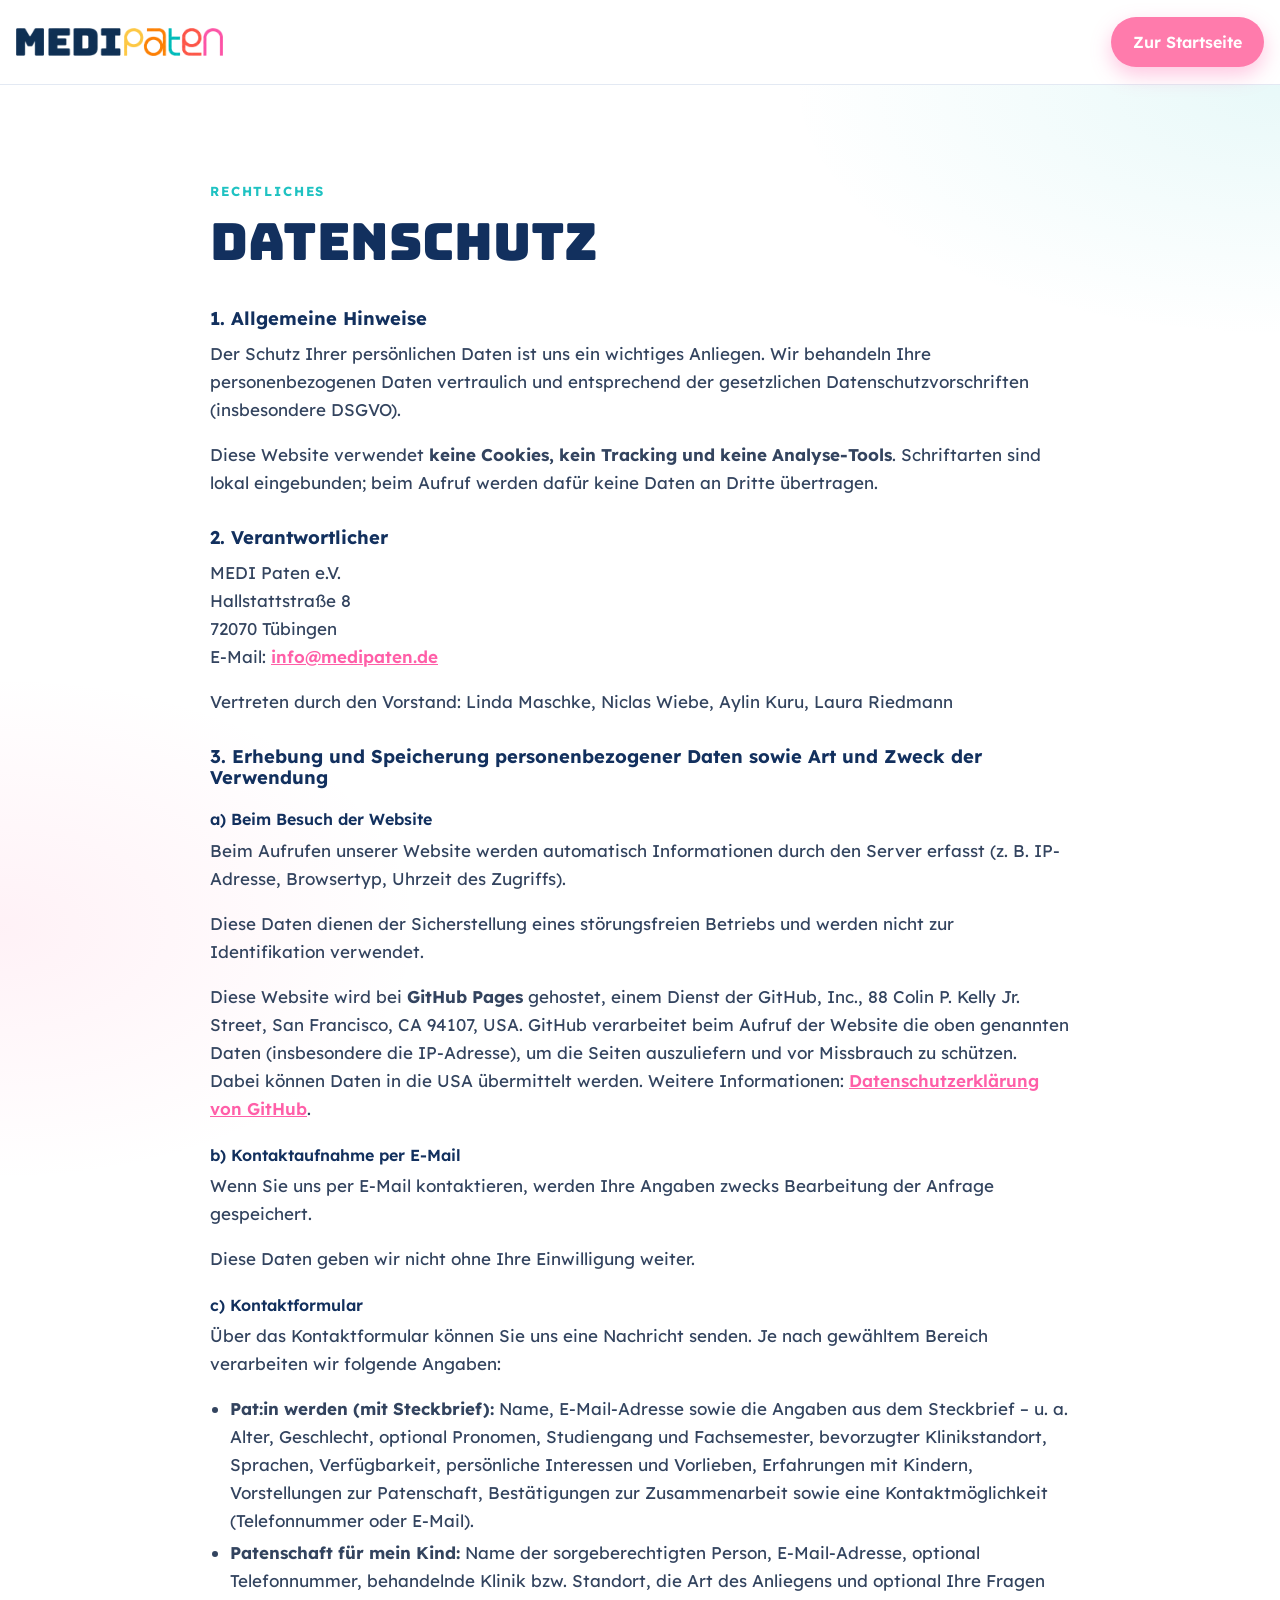
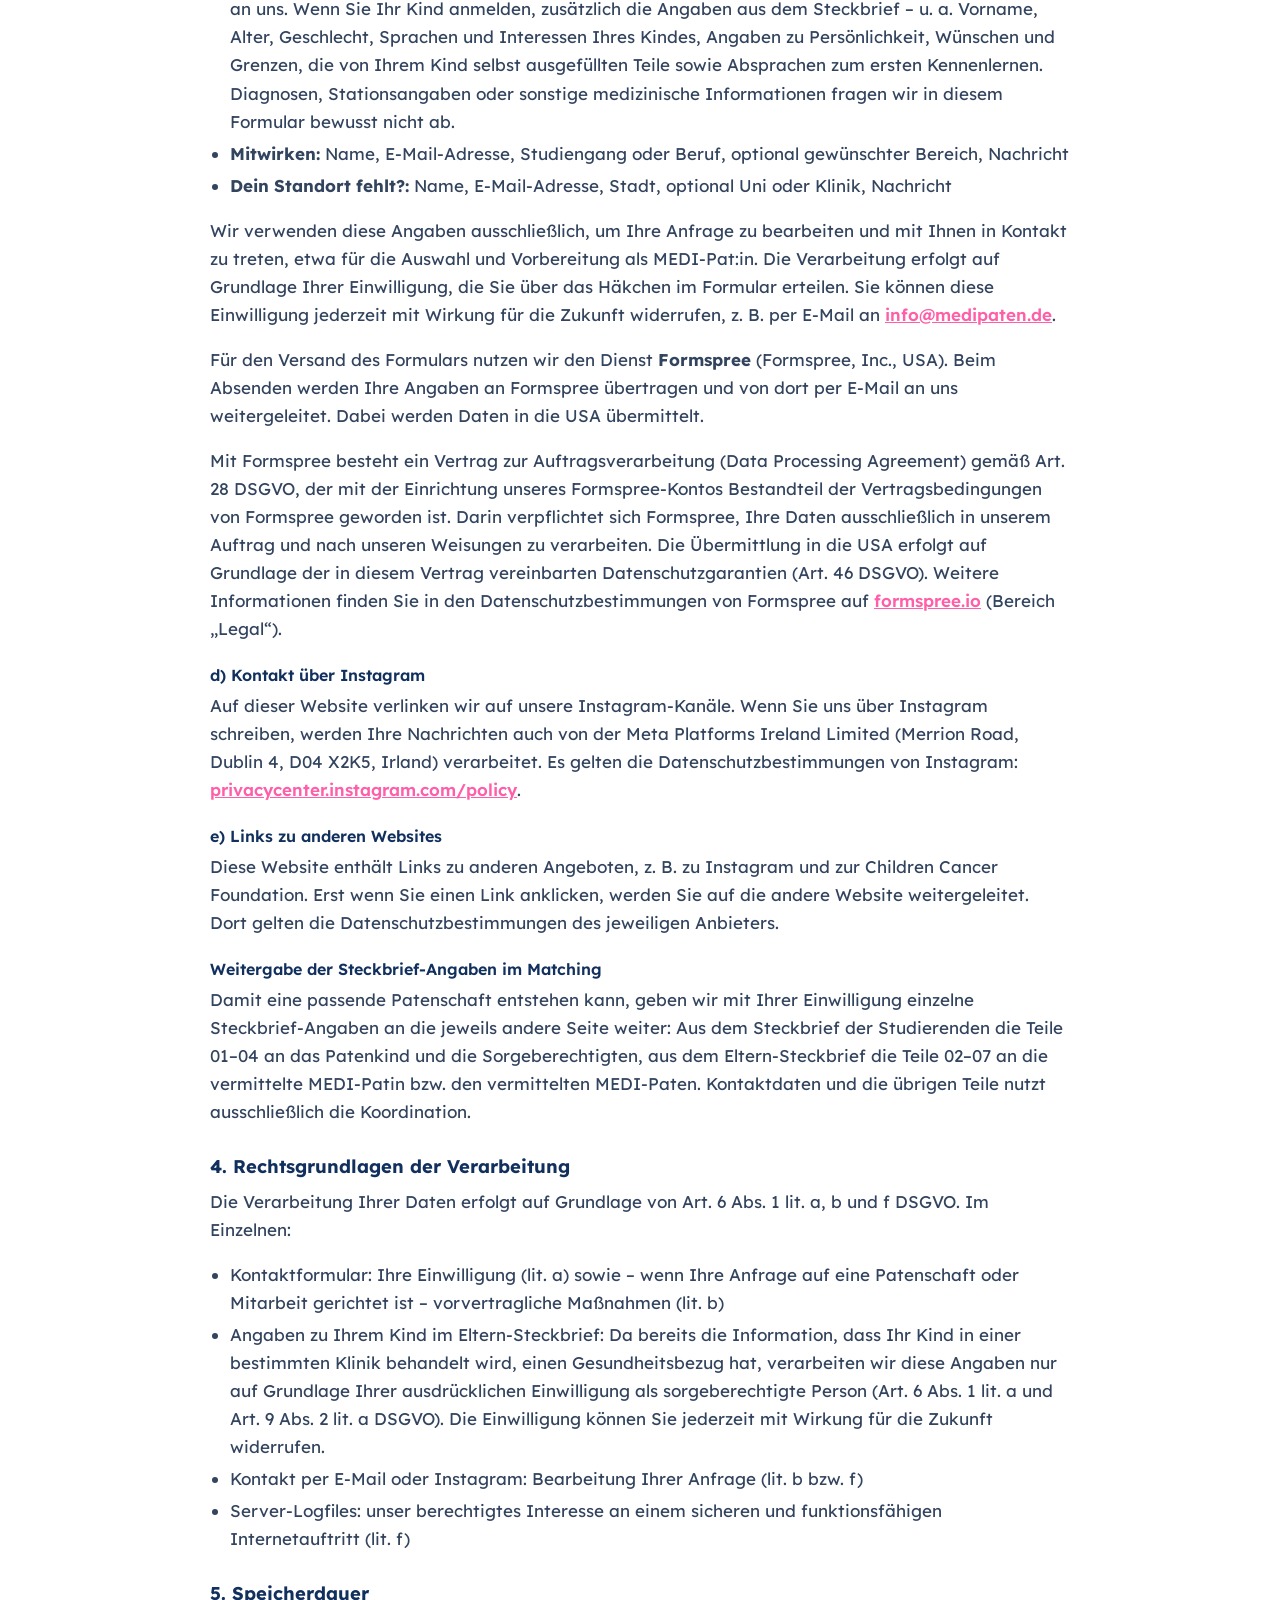
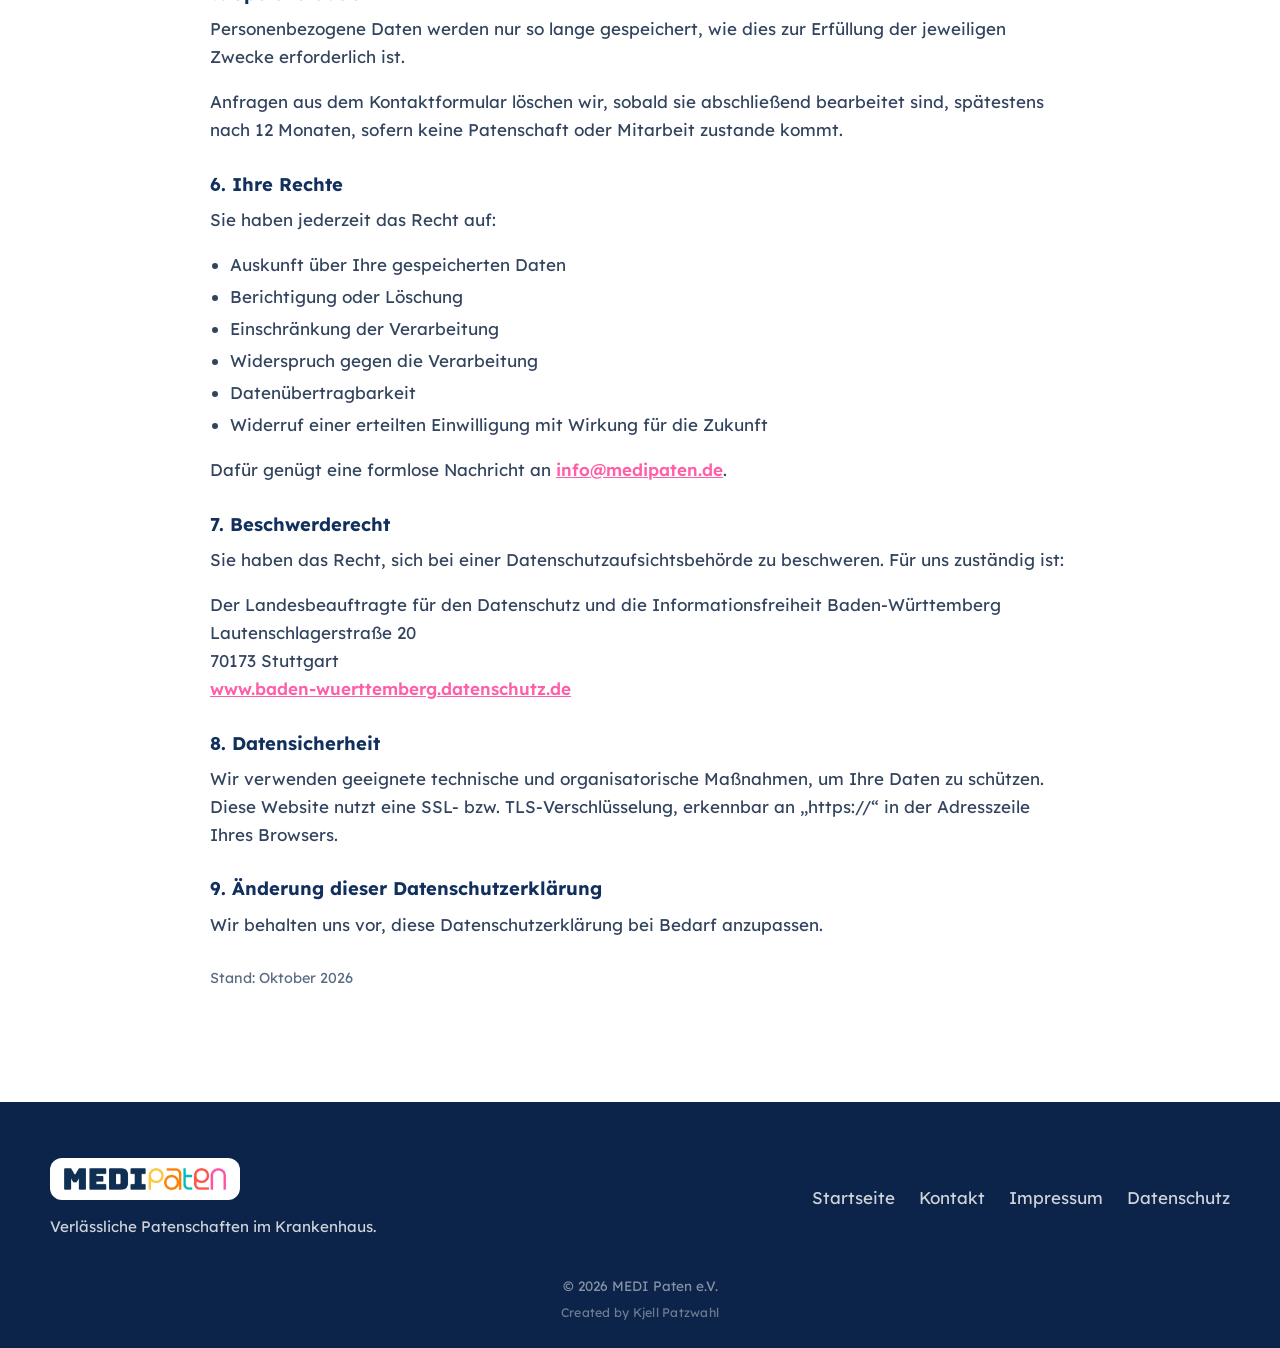
<file: datenschutz.html>
<!doctype html>
<html lang="de">
<head>
  <meta charset="utf-8">
  <meta name="viewport" content="width=device-width, initial-scale=1">
  <title>Datenschutz – MEDIPATEN</title>
  <meta name="description" content="Datenschutzerklärung des MEDI Paten e.V. für die Website von MEDIPATEN Witten">
  <meta name="theme-color" content="#12305e">
  <link rel="icon" href="assets/img/otter.png">
  <link rel="stylesheet" href="styles.css?v=20261110">
</head>
<body>

<header class="site-header">
  <div class="container header-inner">
    <a href="index.html" class="brand" aria-label="MEDIPATEN – zur Startseite">
      <img src="assets/img/medipaten-logo.png" alt="MEDIPATEN" class="logo-medipaten">
    </a>
    <a href="index.html" class="btn btn-primary btn-header legal-back">Zur Startseite</a>
  </div>
</header>

<!-- LEGAL:START -->
<main class="legal">
  <div class="container narrow">
    <p class="kicker">Rechtliches</p>
    <h1 class="legal-title">Datenschutz</h1>

    <section class="legal-text">
      <h2>1. Allgemeine Hinweise</h2>
      <p>Der Schutz Ihrer persönlichen Daten ist uns ein wichtiges Anliegen. Wir behandeln Ihre personenbezogenen Daten vertraulich und entsprechend der gesetzlichen Datenschutzvorschriften (insbesondere DSGVO).</p>
      <p>Diese Website verwendet <strong>keine Cookies, kein Tracking und keine Analyse-Tools</strong>. Schriftarten sind lokal eingebunden; beim Aufruf werden dafür keine Daten an Dritte übertragen.</p>

      <h2>2. Verantwortlicher</h2>
      <p>MEDI Paten e.V.<br>Hallstattstraße 8<br>72070 Tübingen<br>E-Mail: <a href="mailto:info@medipaten.de">info@medipaten.de</a></p>
      <p>Vertreten durch den Vorstand: Linda Maschke, Niclas Wiebe, Aylin Kuru, Laura Riedmann</p>

      <h2>3. Erhebung und Speicherung personenbezogener Daten sowie Art und Zweck der Verwendung</h2>

      <h3>a) Beim Besuch der Website</h3>
      <p>Beim Aufrufen unserer Website werden automatisch Informationen durch den Server erfasst (z.&nbsp;B. IP-Adresse, Browsertyp, Uhrzeit des Zugriffs).</p>
      <p>Diese Daten dienen der Sicherstellung eines störungsfreien Betriebs und werden nicht zur Identifikation verwendet.</p>
      <p>Diese Website wird bei <strong>GitHub Pages</strong> gehostet, einem Dienst der GitHub, Inc., 88 Colin P. Kelly Jr. Street, San Francisco, CA 94107, USA. GitHub verarbeitet beim Aufruf der Website die oben genannten Daten (insbesondere die IP-Adresse), um die Seiten auszuliefern und vor Missbrauch zu schützen. Dabei können Daten in die USA übermittelt werden. Weitere Informationen: <a href="https://docs.github.com/de/site-policy/privacy-policies/github-general-privacy-statement" target="_blank" rel="noopener">Datenschutzerklärung von GitHub</a>.</p>

      <h3>b) Kontaktaufnahme per E-Mail</h3>
      <p>Wenn Sie uns per E-Mail kontaktieren, werden Ihre Angaben zwecks Bearbeitung der Anfrage gespeichert.</p>
      <p>Diese Daten geben wir nicht ohne Ihre Einwilligung weiter.</p>

      <h3>c) Kontaktformular</h3>
      <p>Über das Kontaktformular können Sie uns eine Nachricht senden. Je nach gewähltem Bereich verarbeiten wir folgende Angaben:</p>
      <ul>
        <li><strong>Pat:in werden (mit Steckbrief):</strong> Name, E-Mail-Adresse sowie die Angaben aus dem Steckbrief – u.&nbsp;a. Alter, Geschlecht, optional Pronomen, Studiengang und Fachsemester, bevorzugter Klinikstandort, Sprachen, Verfügbarkeit, persönliche Interessen und Vorlieben, Erfahrungen mit Kindern, Vorstellungen zur Patenschaft, Bestätigungen zur Zusammenarbeit sowie eine Kontaktmöglichkeit (Telefonnummer oder E-Mail).</li>
        <li><strong>Patenschaft für mein Kind:</strong> Name der sorgeberechtigten Person, E-Mail-Adresse, optional Telefonnummer, behandelnde Klinik bzw. Standort, die Art des Anliegens und optional Ihre Fragen an uns. Wenn Sie Ihr Kind anmelden, zusätzlich die Angaben aus dem Steckbrief – u.&nbsp;a. Vorname, Alter, Geschlecht, Sprachen und Interessen Ihres Kindes, Angaben zu Persönlichkeit, Wünschen und Grenzen, die von Ihrem Kind selbst ausgefüllten Teile sowie Absprachen zum ersten Kennenlernen. Diagnosen, Stationsangaben oder sonstige medizinische Informationen fragen wir in diesem Formular bewusst nicht ab.</li>
        <li><strong>Mitwirken:</strong> Name, E-Mail-Adresse, Studiengang oder Beruf, optional gewünschter Bereich, Nachricht</li>
        <li><strong>Dein Standort fehlt?:</strong> Name, E-Mail-Adresse, Stadt, optional Uni oder Klinik, Nachricht</li>
      </ul>
      <p>Wir verwenden diese Angaben ausschließlich, um Ihre Anfrage zu bearbeiten und mit Ihnen in Kontakt zu treten, etwa für die Auswahl und Vorbereitung als MEDI-Pat:in. Die Verarbeitung erfolgt auf Grundlage Ihrer Einwilligung, die Sie über das Häkchen im Formular erteilen. Sie können diese Einwilligung jederzeit mit Wirkung für die Zukunft widerrufen, z.&nbsp;B. per E-Mail an <a href="mailto:info@medipaten.de">info@medipaten.de</a>.</p>
      <p>Für den Versand des Formulars nutzen wir den Dienst <strong>Formspree</strong> (Formspree, Inc., USA). Beim Absenden werden Ihre Angaben an Formspree übertragen und von dort per E-Mail an uns weitergeleitet. Dabei werden Daten in die USA übermittelt.</p>
      <p>Mit Formspree besteht ein Vertrag zur Auftragsverarbeitung (Data Processing Agreement) gemäß Art. 28 DSGVO, der mit der Einrichtung unseres Formspree-Kontos Bestandteil der Vertragsbedingungen von Formspree geworden ist. Darin verpflichtet sich Formspree, Ihre Daten ausschließlich in unserem Auftrag und nach unseren Weisungen zu verarbeiten. Die Übermittlung in die USA erfolgt auf Grundlage der in diesem Vertrag vereinbarten Datenschutzgarantien (Art. 46 DSGVO). Weitere Informationen finden Sie in den Datenschutzbestimmungen von Formspree auf <a href="https://formspree.io" target="_blank" rel="noopener">formspree.io</a> (Bereich „Legal“).</p>

      <h3>d) Kontakt über Instagram</h3>
      <p>Auf dieser Website verlinken wir auf unsere Instagram-Kanäle. Wenn Sie uns über Instagram schreiben, werden Ihre Nachrichten auch von der Meta Platforms Ireland Limited (Merrion Road, Dublin 4, D04 X2K5, Irland) verarbeitet. Es gelten die Datenschutzbestimmungen von Instagram: <a href="https://privacycenter.instagram.com/policy" target="_blank" rel="noopener">privacycenter.instagram.com/policy</a>.</p>


      <h3>e) Links zu anderen Websites</h3>
      <p>Diese Website enthält Links zu anderen Angeboten, z.&nbsp;B. zu Instagram und zur Children Cancer Foundation. Erst wenn Sie einen Link anklicken, werden Sie auf die andere Website weitergeleitet. Dort gelten die Datenschutzbestimmungen des jeweiligen Anbieters.</p>

      <h3>Weitergabe der Steckbrief-Angaben im Matching</h3>
      <p>Damit eine passende Patenschaft entstehen kann, geben wir mit Ihrer Einwilligung einzelne Steckbrief-Angaben an die jeweils andere Seite weiter: Aus dem Steckbrief der Studierenden die Teile 01–04 an das Patenkind und die Sorgeberechtigten, aus dem Eltern-Steckbrief die Teile 02–07 an die vermittelte MEDI-Patin bzw. den vermittelten MEDI-Paten. Kontaktdaten und die übrigen Teile nutzt ausschließlich die Koordination.</p>

      <h2>4. Rechtsgrundlagen der Verarbeitung</h2>
      <p>Die Verarbeitung Ihrer Daten erfolgt auf Grundlage von Art. 6 Abs. 1 lit. a, b und f DSGVO. Im Einzelnen:</p>
      <ul>
        <li>Kontaktformular: Ihre Einwilligung (lit. a) sowie – wenn Ihre Anfrage auf eine Patenschaft oder Mitarbeit gerichtet ist – vorvertragliche Maßnahmen (lit. b)</li>
        <li>Angaben zu Ihrem Kind im Eltern-Steckbrief: Da bereits die Information, dass Ihr Kind in einer bestimmten Klinik behandelt wird, einen Gesundheitsbezug hat, verarbeiten wir diese Angaben nur auf Grundlage Ihrer ausdrücklichen Einwilligung als sorgeberechtigte Person (Art. 6 Abs. 1 lit. a und Art. 9 Abs. 2 lit. a DSGVO). Die Einwilligung können Sie jederzeit mit Wirkung für die Zukunft widerrufen.</li>
        <li>Kontakt per E-Mail oder Instagram: Bearbeitung Ihrer Anfrage (lit. b bzw. f)</li>
        <li>Server-Logfiles: unser berechtigtes Interesse an einem sicheren und funktionsfähigen Internetauftritt (lit. f)</li>
      </ul>

      <h2>5. Speicherdauer</h2>
      <p>Personenbezogene Daten werden nur so lange gespeichert, wie dies zur Erfüllung der jeweiligen Zwecke erforderlich ist.</p>
      <p>Anfragen aus dem Kontaktformular löschen wir, sobald sie abschließend bearbeitet sind, spätestens nach 12 Monaten, sofern keine Patenschaft oder Mitarbeit zustande kommt.</p>

      <h2>6. Ihre Rechte</h2>
      <p>Sie haben jederzeit das Recht auf:</p>
      <ul>
        <li>Auskunft über Ihre gespeicherten Daten</li>
        <li>Berichtigung oder Löschung</li>
        <li>Einschränkung der Verarbeitung</li>
        <li>Widerspruch gegen die Verarbeitung</li>
        <li>Datenübertragbarkeit</li>
        <li>Widerruf einer erteilten Einwilligung mit Wirkung für die Zukunft</li>
      </ul>
      <p>Dafür genügt eine formlose Nachricht an <a href="mailto:info@medipaten.de">info@medipaten.de</a>.</p>

      <h2>7. Beschwerderecht</h2>
      <p>Sie haben das Recht, sich bei einer Datenschutzaufsichtsbehörde zu beschweren. Für uns zuständig ist:</p>
      <p>Der Landesbeauftragte für den Datenschutz und die Informationsfreiheit Baden-Württemberg<br>Lautenschlagerstraße 20<br>70173 Stuttgart<br><a href="https://www.baden-wuerttemberg.datenschutz.de" target="_blank" rel="noopener">www.baden-wuerttemberg.datenschutz.de</a></p>

      <h2>8. Datensicherheit</h2>
      <p>Wir verwenden geeignete technische und organisatorische Maßnahmen, um Ihre Daten zu schützen. Diese Website nutzt eine SSL- bzw. TLS-Verschlüsselung, erkennbar an „https://“ in der Adresszeile Ihres Browsers.</p>

      <h2>9. Änderung dieser Datenschutzerklärung</h2>
      <p>Wir behalten uns vor, diese Datenschutzerklärung bei Bedarf anzupassen.</p>

      <p class="legal-stand">Stand: Oktober 2026</p>
    </section>
  </div>
</main>
<!-- LEGAL:END -->

<footer class="site-footer">
  <div class="container footer-inner">
    <div class="footer-brand">
      <img src="assets/img/medipaten-logo.png" alt="MEDIPATEN" class="footer-logo">
      <p>Verlässliche Patenschaften im Krankenhaus.</p>
    </div>
    <div class="footer-links">
      <a href="index.html">Startseite</a>
      <a href="index.html#mitmachen">Kontakt</a>
      <a href="impressum.html">Impressum</a>
      <a href="datenschutz.html" aria-current="page">Datenschutz</a>
    </div>
  </div>
  <p class="copy">© 2026 MEDI Paten e.V.</p>
  <p class="credit">Created by Kjell Patzwahl</p>
</footer>

</body>
</html>
</file>
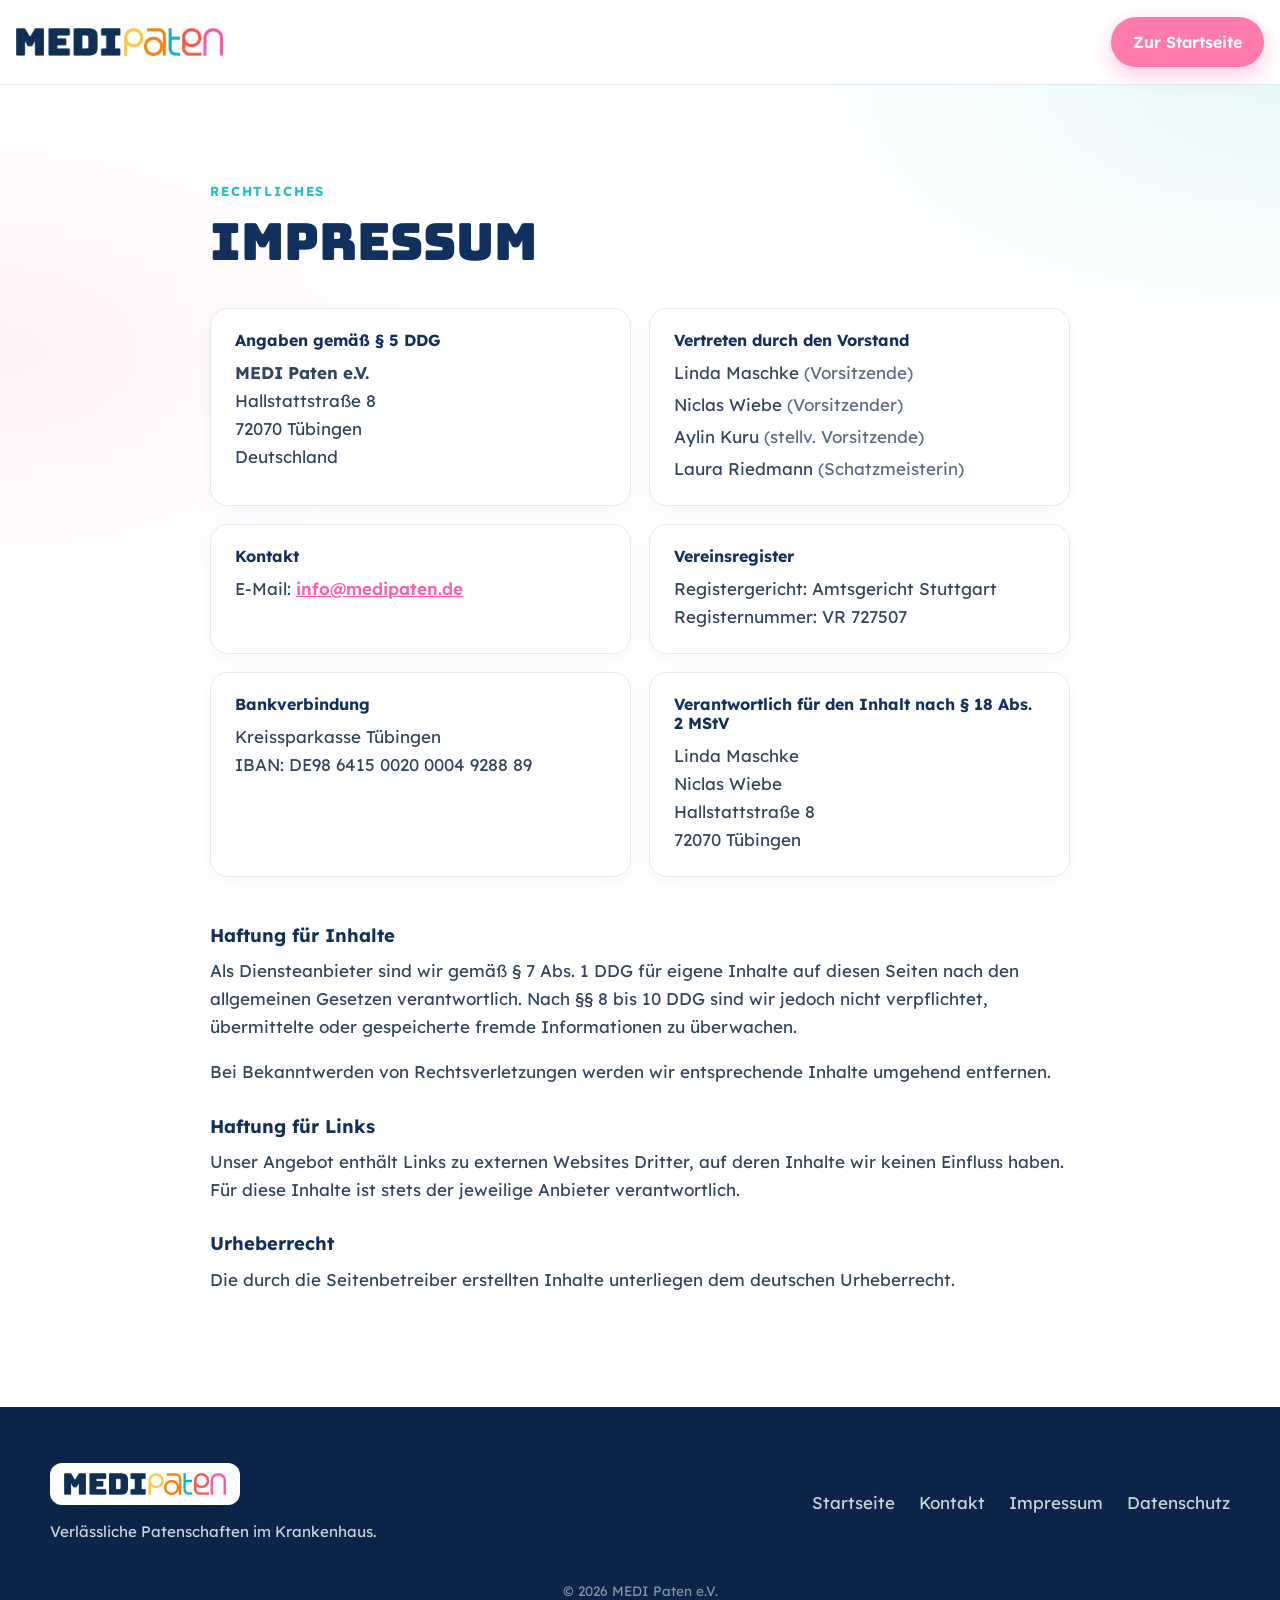
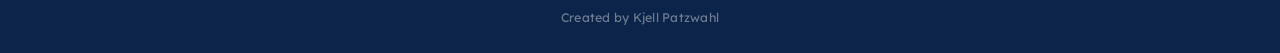
<file: impressum.html>
<!doctype html>
<html lang="de">
<head>
  <meta charset="utf-8">
  <meta name="viewport" content="width=device-width, initial-scale=1">
  <title>Impressum – MEDIPATEN</title>
  <meta name="description" content="Impressum des MEDI Paten e.V.">
  <meta name="theme-color" content="#12305e">
  <link rel="icon" href="assets/img/otter.png">
  <link rel="stylesheet" href="styles.css?v=20261110">
</head>
<body>

<header class="site-header">
  <div class="container header-inner">
    <a href="index.html" class="brand" aria-label="MEDIPATEN – zur Startseite">
      <img src="assets/img/medipaten-logo.png" alt="MEDIPATEN" class="logo-medipaten">
    </a>
    <a href="index.html" class="btn btn-primary btn-header legal-back">Zur Startseite</a>
  </div>
</header>

<!-- LEGAL:START -->
<main class="legal">
  <div class="container narrow">
    <p class="kicker">Rechtliches</p>
    <h1 class="legal-title">Impressum</h1>

    <div class="legal-grid">
      <section class="legal-card">
        <h2>Angaben gemäß § 5 DDG</h2>
        <p><strong>MEDI Paten e.V.</strong><br>Hallstattstraße 8<br>72070 Tübingen<br>Deutschland</p>
      </section>

      <section class="legal-card">
        <h2>Vertreten durch den Vorstand</h2>
        <ul class="legal-list">
          <li>Linda Maschke <span>(Vorsitzende)</span></li>
          <li>Niclas Wiebe <span>(Vorsitzender)</span></li>
          <li>Aylin Kuru <span>(stellv. Vorsitzende)</span></li>
          <li>Laura Riedmann <span>(Schatzmeisterin)</span></li>
        </ul>
      </section>

      <section class="legal-card">
        <h2>Kontakt</h2>
        <p>E-Mail: <a href="mailto:info@medipaten.de">info@medipaten.de</a></p>
      </section>

      <section class="legal-card">
        <h2>Vereinsregister</h2>
        <p>Registergericht: Amtsgericht Stuttgart<br>Registernummer: VR 727507</p>
      </section>

      <section class="legal-card">
        <h2>Bankverbindung</h2>
        <p>Kreissparkasse Tübingen<br>IBAN: <span class="iban">DE98 6415 0020 0004 9288 89</span></p>
      </section>

      <section class="legal-card">
        <h2>Verantwortlich für den Inhalt nach § 18 Abs. 2 MStV</h2>
        <p>Linda Maschke<br>Niclas Wiebe<br>Hallstattstraße 8<br>72070 Tübingen</p>
      </section>
    </div>

    <section class="legal-text">
      <h2>Haftung für Inhalte</h2>
      <p>Als Diensteanbieter sind wir gemäß § 7 Abs. 1 DDG für eigene Inhalte auf diesen Seiten nach den allgemeinen Gesetzen verantwortlich. Nach §§ 8 bis 10 DDG sind wir jedoch nicht verpflichtet, übermittelte oder gespeicherte fremde Informationen zu überwachen.</p>
      <p>Bei Bekanntwerden von Rechtsverletzungen werden wir entsprechende Inhalte umgehend entfernen.</p>

      <h2>Haftung für Links</h2>
      <p>Unser Angebot enthält Links zu externen Websites Dritter, auf deren Inhalte wir keinen Einfluss haben. Für diese Inhalte ist stets der jeweilige Anbieter verantwortlich.</p>

      <h2>Urheberrecht</h2>
      <p>Die durch die Seitenbetreiber erstellten Inhalte unterliegen dem deutschen Urheberrecht.</p>
    </section>
  </div>
</main>
<!-- LEGAL:END -->

<footer class="site-footer">
  <div class="container footer-inner">
    <div class="footer-brand">
      <img src="assets/img/medipaten-logo.png" alt="MEDIPATEN" class="footer-logo">
      <p>Verlässliche Patenschaften im Krankenhaus.</p>
    </div>
    <div class="footer-links">
      <a href="index.html">Startseite</a>
      <a href="index.html#mitmachen">Kontakt</a>
      <a href="impressum.html" aria-current="page">Impressum</a>
      <a href="datenschutz.html">Datenschutz</a>
    </div>
  </div>
  <p class="copy">© 2026 MEDI Paten e.V.</p>
  <p class="credit">Created by Kjell Patzwahl</p>
</footer>

</body>
</html>
</file>
<file: styles.css>
/* =========================================================
   MEDIPATEN – Stylesheet
   Farben & Schriften angelehnt an Logo und Social-Media-Slides
   ========================================================= */
/* Schriften lokal eingebunden (SIL Open Font License) – keine Verbindung zu Google nötig */
@font-face { font-family: "Bungee"; font-style: normal; font-weight: 400; font-display: swap; src: url("assets/fonts/bungee-latin-400-normal.woff2") format("woff2"); }
@font-face { font-family: "Titan One"; font-style: normal; font-weight: 400; font-display: swap; src: url("assets/fonts/titan-one-latin-400-normal.woff2") format("woff2"); }
@font-face { font-family: "Lexend"; font-style: normal; font-weight: 300; font-display: swap; src: url("assets/fonts/lexend-latin-300-normal.woff2") format("woff2"); }
@font-face { font-family: "Lexend"; font-style: normal; font-weight: 400; font-display: swap; src: url("assets/fonts/lexend-latin-400-normal.woff2") format("woff2"); }
@font-face { font-family: "Lexend"; font-style: normal; font-weight: 500; font-display: swap; src: url("assets/fonts/lexend-latin-500-normal.woff2") format("woff2"); }
@font-face { font-family: "Lexend"; font-style: normal; font-weight: 600; font-display: swap; src: url("assets/fonts/lexend-latin-600-normal.woff2") format("woff2"); }
@font-face { font-family: "Lexend"; font-style: normal; font-weight: 700; font-display: swap; src: url("assets/fonts/lexend-latin-700-normal.woff2") format("woff2"); }

:root {
  --navy: #12305e;
  --navy-deep: #0c2449;
  --navy-soft: #1c3f74;
  --pink: #ff7bac;
  --magenta: #ff5fa8;
  --teal: #1fc2c2;
  --yellow: #ffd25e;
  --orange: #ff8a1f;
  --coral: #ff5a4e;
  --sun: #ffe27a;

  --ink: #14284a;
  --muted: #5b6b85;
  --bg: #ffffff;
  --bg-tint: #f4f7fc;
  --line: #e3e9f3;

  --ccf-1: #8a96c8;
  --ccf-2: #d6a1bd;
  --ccf-3: #a9d3d3;

  --radius: 22px;
  --shadow: 0 14px 40px rgba(18, 48, 94, .10);
  --font-display: "Bungee", "Lexend", system-ui, sans-serif;
  --font-fun: "Titan One", "Lexend", system-ui, sans-serif;
  --font-body: "Lexend", system-ui, -apple-system, "Segoe UI", sans-serif;
  --header-h: 84px;
}

*, *::before, *::after { box-sizing: border-box; }
html { scroll-behavior: smooth; scroll-padding-top: calc(var(--header-h) + 12px); }
body {
  margin: 0;
  font-family: var(--font-body);
  font-size: 1.0625rem;
  line-height: 1.65;
  color: var(--ink);
  background: var(--bg);
  -webkit-font-smoothing: antialiased;
}
/* Seitliches Wackeln verhindern, ohne einen eigenen Scroll-Bereich zu erzeugen
   (overflow-x: hidden auf body stört auf dem iPhone die feste Kopfleiste) */
html { overflow-x: hidden; }
@supports (overflow: clip) { html { overflow-x: visible; } body { overflow-x: clip; } }
img { max-width: 100%; display: block; }
a { color: inherit; }
h1, h2, h3, h4 { line-height: 1.15; margin: 0 0 .6em; }
h2 { font-size: clamp(1.8rem, 3.6vw, 2.6rem); font-weight: 700; color: var(--navy); }
h3 { font-size: 1.3rem; font-weight: 600; }
p { margin: 0 0 1em; }

.container { width: min(1180px, 100% - 32px); margin-inline: auto; }
.narrow { width: min(860px, 100% - 32px); }
.center { text-align: center; }
.muted { color: var(--muted); }

/* ---------- Buttons ---------- */
.btn {
  display: inline-flex; align-items: center; justify-content: center; gap: .5em;
  padding: .75em 1.4em;
  border-radius: 999px;
  font-family: var(--font-body); font-weight: 600; font-size: 1rem;
  text-decoration: none; border: 2px solid transparent; cursor: pointer; text-align: center;
  transition: transform .2s ease, box-shadow .2s ease, background .2s ease, color .2s ease;
}
.btn:hover { transform: translateY(-2px); }
.btn:focus-visible { outline: 3px solid var(--teal); outline-offset: 3px; }
.btn-primary { background: var(--pink); color: #fff; box-shadow: 0 8px 20px rgba(255, 95, 168, .35); }
.btn-primary:hover { background: var(--magenta); box-shadow: 0 12px 26px rgba(255, 95, 168, .45); }
.btn-ghost { border-color: rgba(255,255,255,.6); color: #fff; }
.btn-ghost:hover { background: rgba(255,255,255,.12); }
.btn-lg { padding: .95em 1.8em; font-size: 1.08rem; }
.btn-block { width: 100%; }

/* ---------- Header ---------- */
.site-header {
  position: sticky; top: 0; z-index: 50;
  background: #fff;
  border-bottom: 1px solid var(--line);
  transition: box-shadow .25s ease;
  /* eigene Ebene: auf dem iPhone kommen Tipps sonst teils nicht an */
  -webkit-transform: translateZ(0); transform: translateZ(0);
}
.site-header.scrolled { box-shadow: 0 6px 24px rgba(18,48,94,.08); }
.header-inner { display: flex; align-items: center; gap: 22px; height: var(--header-h); width: min(1400px, 100% - 32px); }
.logo-medipaten { width: 207px; height: auto; }
.brand-support { display: flex; align-items: center; gap: 10px; padding-left: 20px; border-left: 1px solid var(--line); }
/* Logos behalten immer ihr Seitenverhältnis; wird es eng, schrumpfen sie proportional */
.brand, .brand-support { flex: 0 1 auto; min-width: 0; }
.brand-support > a { min-width: 0; display: block; }
.logo-medipaten, .logo-ccf { max-width: 100%; height: auto; display: block; }
.nav-toggle { flex-shrink: 0; }
.brand-support span { font-size: .66rem; text-transform: uppercase; letter-spacing: .08em; color: var(--muted); line-height: 1.25; width: 92px; }
.logo-ccf { width: 138px; height: auto; }
.main-nav { display: flex; gap: 16px; margin-left: auto; white-space: nowrap; }
.main-nav a { text-decoration: none; font-weight: 500; font-size: .96rem; color: var(--navy); position: relative; padding: 4px 0; }
.main-nav a::after { content: ""; position: absolute; left: 0; bottom: -2px; height: 3px; width: 100%; border-radius: 3px; background: var(--teal); transform: scaleX(0); transform-origin: left; transition: transform .25s ease; }
.main-nav a:hover::after, .main-nav a.active::after { transform: scaleX(1); }
.btn-header { padding: .6em 1.25em; white-space: nowrap; flex-shrink: 0; }
.nav-toggle { display: none; background: none; border: 0; padding: 8px; cursor: pointer; position: relative; z-index: 2; color: inherit; -webkit-appearance: none; appearance: none; touch-action: manipulation; -webkit-tap-highlight-color: transparent; }
.nav-toggle span { pointer-events: none; }
.btn-header, .main-nav a { touch-action: manipulation; }
.nav-toggle span { display: block; width: 24px; height: 2.5px; border-radius: 2px; background: var(--navy); margin: 5px 0; transition: transform .25s, opacity .25s; }

/* ---------- Sections ---------- */
.section { position: relative; padding: clamp(72px, 10vw, 120px) 0; overflow: hidden; }
.section-light { background: var(--bg); }
.section-tint { background: var(--bg-tint); }
.section-navy { background: var(--navy); color: #fff; }
.section-navy h2, .section-navy h3 { color: #fff; }
.section-head { max-width: 760px; margin: 0 auto 52px; }
.kicker { font-size: .82rem; font-weight: 700; letter-spacing: .14em; text-transform: uppercase; color: var(--teal); margin-bottom: .8em; }
.display { font-family: var(--font-display); font-weight: 400; text-transform: uppercase; font-size: clamp(2rem, 4.6vw, 3.4rem); letter-spacing: .01em; line-height: 1.08; }
.title-bar { display: block; width: 90px; height: 5px; border-radius: 5px; background: var(--teal); margin: 18px 0 28px; }
.center .title-bar { margin-inline: auto; }

/* rainbow decoration (like the slides) */
.rainbow {
  position: absolute; width: 260px; height: 260px; border-radius: 50%; pointer-events: none;
  background: radial-gradient(circle,
    transparent 0 38%, var(--coral) 38% 48%, transparent 48% 52%,
    var(--pink) 52% 62%, transparent 62% 66%,
    var(--yellow) 66% 76%, transparent 76% 80%,
    var(--teal) 80% 90%, transparent 90%);
  opacity: .95;
}
.rainbow-left { left: -130px; bottom: -130px; }
.rainbow-right { right: -130px; top: -130px; }

/* ---------- Hero ---------- */
.hero {
  position: relative; overflow: hidden;
  background:
    radial-gradient(900px 500px at 85% 20%, rgba(31,194,194,.18), transparent 60%),
    radial-gradient(700px 500px at 10% 90%, rgba(255,123,172,.16), transparent 60%),
    var(--navy);
  color: #fff;
  padding: clamp(56px, 8vw, 96px) 0 clamp(80px, 10vw, 120px);
}
.hero-inner { display: grid; grid-template-columns: 1fr 1.1fr; gap: 40px; align-items: center; position: relative; z-index: 1; }
.eyebrow { font-size: .8rem; letter-spacing: .12em; text-transform: uppercase; color: var(--yellow); font-weight: 600; }
.hero h1 { font-family: var(--font-display); font-weight: 400; text-transform: uppercase; font-size: clamp(2.1rem, 4.4vw, 3.5rem); line-height: 1.08; margin-bottom: .5em; }
.hl-pink { color: var(--pink); }
.lead { font-size: clamp(1.05rem, 1.5vw, 1.2rem); color: rgba(255,255,255,.88); max-width: 560px; }
.hero-cta { display: flex; flex-wrap: wrap; gap: 14px; margin-top: 30px; }
.hero-scene { position: relative; }
.scene { width: 100%; height: auto; overflow: hidden; }
.replay { position: absolute; right: 8px; bottom: 0; background: rgba(255,255,255,.1); color: #fff; border: 1px solid rgba(255,255,255,.3); border-radius: 999px; padding: 4px 12px; font: inherit; font-size: .8rem; cursor: pointer; opacity: 0; transition: opacity .3s, background .2s; }
.replay.show { opacity: 1; }
.replay:hover { background: rgba(255,255,255,.2); }
.scroll-hint { position: absolute; left: 50%; bottom: 24px; transform: translateX(-50%); width: 28px; height: 44px; border: 2px solid rgba(255,255,255,.5); border-radius: 16px; }
.scroll-hint span { position: absolute; left: 50%; top: 8px; width: 4px; height: 8px; margin-left: -2px; border-radius: 2px; background: #fff; animation: scrolldot 1.8s ease-in-out infinite; }
@keyframes scrolldot { 0% { opacity: 0; transform: translateY(0); } 30% { opacity: 1; } 100% { opacity: 0; transform: translateY(14px); } }

/* ---------- SVG scene styling ---------- */
.ground { fill: rgba(255,255,255,.08); }
.limb { fill: none; stroke-linecap: round; stroke-width: 18; }
.coat { fill: #ffffff; }
.coat-arm { stroke: #ffffff; stroke-width: 17; }
.coat-line { stroke: #d7deea; stroke-width: 2; }
.shirt-w { fill: var(--teal); }
.shirt-m { fill: var(--navy-soft); }
.pocket { fill: #eef2f8; }
.pants-w { stroke: #3b5a8f; stroke-width: 16; }
.pants-m { stroke: #26406b; stroke-width: 17; }
.shoe { fill: #0c1c38; }
.skin-w { fill: #f2c9a5; }
.skin-m { fill: #c98e64; }
.skin-c { fill: #f6d3b5; }
.hair-w { fill: #7a4a2b; }
.hair-m { fill: #2b1e17; }
.eye { fill: #14284a; }
.smile { fill: none; stroke: #14284a; stroke-width: 3; stroke-linecap: round; }
.cheek { fill: #ff9fbf; opacity: .6; }
.stetho { fill: none; stroke: var(--navy-soft); stroke-width: 3; stroke-linecap: round; }
.stetho-dot { fill: var(--navy-soft); }
.shirt-c { fill: var(--yellow); }
.shirt-c-arm { stroke: var(--yellow); stroke-width: 13; }
.pants-c { stroke: var(--teal); stroke-width: 13; }
.shoe-c { fill: var(--coral); }
.beanie { fill: var(--pink); }
.beanie-band { fill: var(--magenta); }
.beanie-pom { fill: var(--sun); }
.heart { fill: var(--pink); transform-box: fill-box; transform-origin: center; }
.heart-3 { fill: var(--coral); }
.sparkles circle { animation: twinkle 3s ease-in-out infinite; transform-box: fill-box; transform-origin: center; }
.sparkles circle:nth-child(2) { animation-delay: .8s; }
.sparkles circle:nth-child(3) { animation-delay: 1.6s; }
.sparkles circle:nth-child(4) { animation-delay: 2.2s; }
@keyframes twinkle { 0%, 100% { opacity: .3; transform: scale(.7); } 50% { opacity: 1; transform: scale(1.2); } }

/* Default = final pose, so the scene is complete even without JavaScript
   (e.g. file previews on phones) or with reduced motion. */
.scene g { transform-box: view-box; }
.arm-reach-left  { transform: rotate(-23.7deg); }
.arm-reach-right { transform: rotate(23.7deg); }
.child-arm-left  { transform: rotate(137deg); }
.child-arm-right { transform: rotate(-137deg); }

/* armed (set by JS right before playing): walkers wait outside the stage */
.scene.armed .walker-left  { transform: translateX(-560px); }
.scene.armed .walker-right { transform: translateX(560px); }
.scene.armed .arm-reach-left, .scene.armed .arm-reach-right,
.scene.armed .child-arm-left, .scene.armed .child-arm-right { transform: none; }
.scene.armed .heart { opacity: 0; }

/* play */
.scene.play .walker-left  { animation: walkInLeft 2.4s cubic-bezier(.25,.8,.35,1) both; }
.scene.play .walker-right { animation: walkInRight 2.4s cubic-bezier(.25,.8,.35,1) both; }
.scene.play .leg-a { animation: legSwing .4s ease-in-out 6 both; }
.scene.play .leg-b { animation: legSwing .4s ease-in-out 6 reverse both; }
.scene.play .arm-back { animation: legSwing .4s ease-in-out 6 reverse both; }
.scene.play .bob { animation: bob .2s ease-in-out 12 alternate both; }
.scene.play .arm-reach-left  { animation: reachLeft .6s 2.45s cubic-bezier(.3,1.4,.5,1) both; }
.scene.play .arm-reach-right { animation: reachRight .6s 2.45s cubic-bezier(.3,1.4,.5,1) both; }
.scene.play .child-arm-left  { animation: childLeft .6s 2.3s cubic-bezier(.3,1.3,.5,1) both; }
.scene.play .child-arm-right { animation: childRight .6s 2.3s cubic-bezier(.3,1.3,.5,1) both; }
.scene.play .child-bob { animation: childHop .7s 3.1s ease-out 2 both; }
.scene.play .heart-1 { animation: heartPop 1s 3.2s ease-out both, heartFloat 3s 4.2s ease-in-out infinite; }
.scene.play .heart-2 { animation: heartPop 1s 3.4s ease-out both, heartFloat 3s 4.4s ease-in-out infinite; }
.scene.play .heart-3 { animation: heartPop 1s 3.7s ease-out both, heartFloat 3s 4.7s ease-in-out infinite; }


@keyframes walkInLeft  { from { transform: translateX(-560px); } to { transform: translateX(0); } }
@keyframes walkInRight { from { transform: translateX(560px); } to { transform: translateX(0); } }
@keyframes legSwing { 0%, 100% { transform: rotate(0); } 25% { transform: rotate(16deg); } 75% { transform: rotate(-16deg); } }
@keyframes bob { from { transform: translateY(0); } to { transform: translateY(-5px); } }
@keyframes reachLeft  { from { transform: rotate(0); } to { transform: rotate(-23.7deg); } }
@keyframes reachRight { from { transform: rotate(0); } to { transform: rotate(23.7deg); } }
@keyframes childLeft  { from { transform: rotate(0); } to { transform: rotate(137deg); } }
@keyframes childRight { from { transform: rotate(0); } to { transform: rotate(-137deg); } }
@keyframes childHop { 0%, 100% { transform: translateY(0); } 40% { transform: translateY(-10px); } }
@keyframes heartPop { 0% { opacity: 0; transform: scale(0) translateY(10px); } 60% { opacity: 1; transform: scale(1.3) translateY(-4px); } 100% { opacity: 1; transform: scale(1) translateY(0); } }
@keyframes heartFloat { 0%, 100% { opacity: 1; transform: translateY(0) scale(1); } 50% { opacity: 1; transform: translateY(-6px) scale(1.08); } }

/* ---------- Idee ---------- */
.big-quote { margin: 0 0 24px; font-size: clamp(1.45rem, 3vw, 2.2rem); font-weight: 600; line-height: 1.35; color: var(--navy); }
.big-quote span { background-repeat: no-repeat; background-size: 100% .35em; background-position: 0 88%; }
.u-teal { background-image: linear-gradient(rgba(31,194,194,.35), rgba(31,194,194,.35)); }
.u-yellow { background-image: linear-gradient(rgba(255,210,94,.6), rgba(255,210,94,.6)); }
.u-pink { background-image: linear-gradient(rgba(255,123,172,.4), rgba(255,123,172,.4)); }

/* ---------- Split layouts ---------- */
.split { display: grid; grid-template-columns: 1.25fr .9fr; gap: 56px; align-items: center; }
.split-reverse { grid-template-columns: 1.1fr 1fr; }
.section-navy p { color: rgba(255,255,255,.9); font-size: 1.12rem; }
.section-navy strong { color: #fff; }
.otter-wrap { display: flex; justify-content: center; }
.otter { width: min(360px, 80%); }
.float { animation: float 4s ease-in-out infinite; }
@keyframes float { 0%, 100% { transform: translateY(0) rotate(-1deg); } 50% { transform: translateY(-14px) rotate(1.5deg); } }
.chips { list-style: none; padding: 0; margin: 26px 0 0; display: flex; flex-wrap: wrap; gap: 10px; }
.chips li { background: rgba(255,255,255,.1); border: 1px solid rgba(255,255,255,.2); border-radius: 999px; padding: 6px 16px; font-weight: 500; }

/* ---------- Cards ---------- */
.cards-3 { display: grid; grid-template-columns: repeat(3, 1fr); gap: 24px; }
.card { border-radius: var(--radius); padding: 32px 28px; transition: transform .3s ease, box-shadow .3s ease; }
.card:hover { transform: translateY(-6px); box-shadow: var(--shadow); }
.card-blue { background: #eaf4fd; }
.card-pink { background: #fdecf3; }
.card-green { background: #e8f7f1; }
.card-num { display: inline-grid; place-items: center; width: 46px; height: 46px; border-radius: 14px; background: #fff; font-weight: 700; color: var(--navy); margin-bottom: 18px; box-shadow: 0 4px 12px rgba(18,48,94,.08); }
.card h3 { color: var(--navy); }
.card ul { list-style: none; padding: 0; margin: 0; }
.card li { position: relative; padding-left: 22px; margin-bottom: 10px; color: #33445f; font-size: .98rem; }
.card li::before { content: ""; position: absolute; left: 0; top: .6em; width: 9px; height: 9px; border-radius: 50%; }
.card-blue li::before { background: #3d8fe0; }
.card-pink li::before { background: var(--pink); }
.card-green li::before { background: #2fb383; }

/* ---------- Journey ---------- */
.journey { display: grid; grid-template-columns: repeat(3, 1fr); gap: 22px; margin: 20px 0 48px; text-align: center; }
.journey-step { background: rgba(255,255,255,.06); border: 1px solid rgba(255,255,255,.14); border-radius: var(--radius); padding: 30px 22px; position: relative; }
.journey-step p { font-size: 1rem; margin: 0; }
.journey-step h3 { font-size: 1.15rem; }
.journey-icon { font-size: 2.2rem; margin-bottom: 10px; }
.section-navy .pink-line { font-family: var(--font-fun); color: var(--pink); font-size: clamp(1.8rem, 4.2vw, 3rem); line-height: 1.15; margin-bottom: 36px; }
.burst-row { display: flex; justify-content: center; }
.burst {
  display: grid; place-items: center; text-align: center; text-decoration: none;
  width: 230px; height: 230px; padding: 38px;
  background: var(--sun); color: var(--navy);
  font-family: var(--font-fun); font-size: 1.2rem; line-height: 1.2;
  clip-path: polygon(50% 0%, 59% 9%, 71% 4%, 75% 16%, 88% 15%, 86% 28%, 97% 33%, 90% 44%, 100% 52%, 90% 60%, 96% 72%, 84% 76%, 85% 89%, 72% 88%, 66% 99%, 55% 92%, 44% 100%, 37% 90%, 25% 95%, 22% 83%, 9% 82%, 12% 69%, 1% 62%, 9% 52%, 0% 43%, 10% 36%, 5% 24%, 17% 21%, 18% 8%, 31% 11%, 38% 1%);
  animation: wobble 5s ease-in-out infinite;
  transition: transform .2s;
}
.burst:hover { transform: scale(1.06) rotate(-4deg); animation-play-state: paused; }
@keyframes wobble { 0%, 100% { transform: rotate(-6deg); } 50% { transform: rotate(4deg); } }

/* ---------- Für Eltern ---------- */
.hero-parents { margin: 22px 0 0; font-size: .98rem; color: rgba(255,255,255,.8); }
.hero-parents a { color: var(--yellow); font-weight: 600; }
.parents { display: grid; grid-template-columns: minmax(0, .85fr) minmax(0, 1.15fr); gap: 32px; align-items: start; }
.parents h3 { color: var(--navy); margin-bottom: 18px; }
.parents-flow { background: #fff; border: 1px solid var(--line); border-radius: var(--radius); padding: 30px; box-shadow: var(--shadow); }
.flow { list-style: none; margin: 0 0 24px; padding: 0; position: relative; }
.flow::before { content: ""; position: absolute; left: 17px; top: 18px; bottom: 18px; width: 3px; border-radius: 3px; background: linear-gradient(var(--yellow), var(--orange), var(--teal), var(--pink), var(--magenta)); }
.flow li { position: relative; display: grid; grid-template-columns: 38px minmax(0, 1fr); gap: 14px; padding-bottom: 16px; }
.flow li:last-child { padding-bottom: 0; }
.flow-num { position: relative; z-index: 1; width: 38px; height: 38px; border-radius: 50%; display: grid; place-items: center; background: var(--navy); color: #fff; font-weight: 700; border: 3px solid #fff; box-shadow: 0 3px 10px rgba(18,48,94,.15); }
.flow h4 { font-size: 1rem; color: var(--navy); margin: 7px 0 2px; }
.flow p { margin: 0; font-size: .95rem; color: #33445f; }
.parents-note { margin: 12px 0 0; font-size: .88rem; color: var(--muted); text-align: center; }
.faq details { background: #fff; border: 1px solid var(--line); border-radius: 16px; margin-bottom: 10px; transition: box-shadow .2s; }
.faq details[open] { box-shadow: 0 8px 22px rgba(18,48,94,.08); }
.faq summary { cursor: pointer; list-style: none; display: flex; justify-content: space-between; align-items: center; gap: 16px; padding: 16px 20px; font-weight: 600; color: var(--navy); }
.faq summary::-webkit-details-marker { display: none; }
.faq summary::after { content: "+"; flex-shrink: 0; width: 28px; height: 28px; border-radius: 50%; display: grid; place-items: center; background: var(--bg-tint); color: var(--magenta); font-size: 1.2rem; font-weight: 700; transition: transform .25s; }
.faq details[open] summary::after { transform: rotate(45deg); }
.faq summary:focus-visible { outline: 3px solid var(--teal); outline-offset: 2px; border-radius: 16px; }
.faq details p { margin: 0 20px 14px; color: #33445f; font-size: .97rem; }
.faq details p:last-child { margin-bottom: 18px; }
.faq details a { color: var(--magenta); font-weight: 600; }

/* ---------- Konzept ---------- */
.two-col { display: grid; grid-template-columns: 1fr 1fr; gap: 24px; margin-bottom: 72px; }
.col-box { border: 1px solid var(--line); border-radius: var(--radius); padding: 32px; background: #fff; box-shadow: 0 4px 18px rgba(18,48,94,.04); }
.col-box h3 { color: var(--navy); display: flex; align-items: center; gap: 12px; }
.dot { width: 14px; height: 14px; border-radius: 50%; display: inline-block; }
.dot-pink { background: var(--pink); }
.dot-teal { background: var(--teal); }
.check { list-style: none; padding: 0; margin: 0; }
.check li { position: relative; padding-left: 34px; margin-bottom: 12px; }
.check li::before { content: "✓"; position: absolute; left: 0; top: .1em; width: 22px; height: 22px; border-radius: 50%; background: rgba(31,194,194,.15); color: #0f9b9b; font-size: .8rem; font-weight: 700; display: grid; place-items: center; }
.steps-title { color: var(--navy); font-size: 1.6rem; margin-bottom: 36px; }
.steps { list-style: none; padding: 0; margin: 0; display: grid; grid-template-columns: repeat(4, 1fr); gap: 20px; position: relative; }
.steps::before { content: ""; position: absolute; top: 32px; left: 12%; right: 12%; height: 4px; border-radius: 4px; background: linear-gradient(90deg, var(--yellow), var(--orange), var(--teal), var(--pink)); z-index: 0; }
.step { text-align: center; position: relative; z-index: 1; }
.step-num { display: grid; place-items: center; width: 64px; height: 64px; margin: 0 auto 16px; border-radius: 50%; color: #fff; font-family: var(--font-display); font-size: 1.6rem; border: 5px solid #fff; box-shadow: 0 6px 16px rgba(18,48,94,.12); }
.s1 { background: var(--yellow); color: var(--navy); }
.s2 { background: var(--orange); }
.s3 { background: var(--teal); }
.s4 { background: var(--pink); }
.step h4 { font-size: 1.15rem; color: var(--navy); margin-bottom: .3em; }
.step p { color: var(--muted); font-size: .95rem; }

/* ---------- Standort ---------- */
.partner-logos { display: grid; gap: 20px; }
.logo-card { background: #fff; border-radius: var(--radius); padding: 28px 36px; box-shadow: var(--shadow); display: grid; place-items: center; }
.logo-card img { max-height: 110px; width: auto; mix-blend-mode: multiply; }
.logo-card-partner { position: relative; border: 2px solid var(--teal); padding-top: 40px; }
.partner-badge { position: absolute; top: 0; left: 50%; transform: translate(-50%, -50%); white-space: nowrap; background: var(--teal); color: #fff; font-size: .78rem; font-weight: 700; letter-spacing: .04em; padding: 6px 14px; border-radius: 999px; box-shadow: 0 6px 14px rgba(31,194,194,.35); }
#standort h2 { margin-bottom: .5em; }

/* ---------- Standorte (Karte) ---------- */
.locations { display: grid; grid-template-columns: minmax(0, 1fr) minmax(0, 1.05fr); gap: 56px; align-items: center; }
.locations .map { margin-bottom: 44px; }
.map { position: relative; margin: 0; width: 100%; max-width: 460px; justify-self: center; aspect-ratio: 399.9 / 530.3; }
.map-svg { position: absolute; inset: 0; width: 100%; height: 100%; overflow: visible; }
.map-land { fill: #e9f0fa; stroke: #b9c8df; stroke-width: 1.2; stroke-linejoin: round; }
.map-pins { list-style: none; margin: 0; padding: 0; }
.map-pin { position: absolute; width: 0; height: 0; z-index: 1; }
.map-pin:hover, .map-pin:focus-within { z-index: 3; }
.map-pin a { color: inherit; text-decoration: none; }
.map-pin a:focus-visible { outline: none; }
.map-pin a:focus-visible .pin-logo { outline: 3px solid var(--teal); outline-offset: 3px; }
.pin-logo {
  position: absolute; left: 0; top: 0; transform: translate(-50%, -50%);
  width: 50px; height: 50px; border-radius: 50%; background: #fff;
  display: grid; place-items: center;
  border: 3px solid var(--c, var(--pink)); box-shadow: 0 6px 16px rgba(18,48,94,.18);
  transition: transform .25s ease, box-shadow .25s ease;
}
.pin-logo img { width: 74%; height: auto; }
.pin-logo::after {
  content: ""; position: absolute; inset: -3px; border-radius: 50%;
  border: 3px solid var(--c, var(--pink)); opacity: 0; animation: pinPulse 2.8s ease-out infinite;
  animation-delay: calc(var(--i) * .45s);
}
.map-pin a:hover .pin-logo, .map-pin a:focus-visible .pin-logo { transform: translate(-50%, -50%) scale(1.14); box-shadow: 0 10px 22px rgba(18,48,94,.25); }
.pin-label {
  position: absolute; top: 0; transform: translateY(-50%);
  display: grid; grid-template-columns: auto auto; align-items: center; column-gap: 5px;
  font-size: .9rem; line-height: 1.2; color: var(--navy); white-space: nowrap;
  background: rgba(255,255,255,.94); padding: 4px 9px 4px 7px; border-radius: 8px;
  box-shadow: 0 2px 8px rgba(18,48,94,.08);
}
.pin-ig { width: 14px; height: 14px; color: var(--magenta); }
.pin-handle { display: none; grid-column: 1 / -1; font-size: .74rem; font-weight: 500; color: var(--magenta); }
.map-pin a:hover .pin-handle, .map-pin a:focus-visible .pin-handle { display: block; }
.map-pin a:hover .pin-label, .map-pin a:focus-visible .pin-label { background: #fff; box-shadow: 0 6px 18px rgba(18,48,94,.16); }
.pin-right .pin-label { left: 31px; }
.pin-left .pin-label { right: 31px; }
.pin-bottom .pin-label { top: 30px; left: 0; transform: translateX(-50%); }
.map-hint { position: absolute; left: 0; right: 0; bottom: -44px; text-align: center; font-size: .85rem; color: var(--muted); }
@keyframes pinPulse { 0% { transform: scale(1); opacity: .7; } 70%, 100% { transform: scale(1.7); opacity: 0; } }

/* pins drop in one after another once the map is visible */
.map.reveal .pin-logo, .map.reveal .pin-label { opacity: 0; }
.map.reveal.visible .pin-logo, .map.reveal.visible .pin-label { opacity: 1; }
.map.reveal.visible .pin-logo { animation: pinDrop .6s cubic-bezier(.3,1.5,.5,1) backwards; animation-delay: calc(.3s + var(--i) * .18s); }
.map.reveal.visible .pin-label { animation: fadeIn .5s ease backwards; animation-delay: calc(.6s + var(--i) * .18s); }
.no-js .map.reveal .pin-logo, .no-js .map.reveal .pin-label { opacity: 1; }
@keyframes pinDrop { from { opacity: 0; transform: translate(-50%, -120%) scale(.6); } to { opacity: 1; transform: translate(-50%, -50%) scale(1); } }
@keyframes fadeIn { from { opacity: 0; } to { opacity: 1; } }

.history-lead { font-size: 1.12rem; font-weight: 500; color: var(--navy) !important; }
/* Historie als ein zusammenhängender Weg: Punkte auf einer durchgehenden Linie */
.history { list-style: none; margin: 0 0 30px; padding: 0; position: relative; }
.history::before { content: ""; position: absolute; left: 39px; top: 14px; bottom: 14px; width: 3px; border-radius: 3px; background: linear-gradient(var(--yellow), var(--teal), var(--pink)); }
.history-step { position: relative; display: grid; grid-template-columns: 80px minmax(0, 1fr); gap: 18px; padding-bottom: 20px; }
.history-step:last-child { padding-bottom: 0; }
.history-year { position: relative; z-index: 1; align-self: start; justify-self: center; background: #fff; border: 2px solid var(--line); border-radius: 999px; padding: 4px 10px; font-size: .8rem; font-weight: 700; color: var(--magenta); font-variant-numeric: tabular-nums; white-space: nowrap; box-shadow: 0 3px 10px rgba(18,48,94,.08); }
.history-step h3 { font-size: 1.02rem; color: var(--navy); margin: 3px 0 4px; }
.history-step p { margin: 0; font-size: .97rem; }
.locations-text p { color: #33445f; }

/* ---------- CCF ---------- */
.section-ccf {
  background:
    radial-gradient(600px 400px at 0% 0%, rgba(138,150,200,.16), transparent 70%),
    radial-gradient(600px 400px at 100% 30%, rgba(214,161,189,.16), transparent 70%),
    radial-gradient(700px 400px at 50% 100%, rgba(169,211,211,.18), transparent 70%),
    #fff;
}
.ccf-logo-link { display: block; width: min(440px, 90%); margin: 12px auto 36px; }
.ccf-logo-link:hover .ccf-hero-logo { transform: scale(1.03); }
.ccf-logo-link:focus-visible { outline: 3px solid var(--teal); outline-offset: 6px; border-radius: 12px; }
.ccf-hero-logo { width: 100%; transition: transform .3s ease; }
.ccf-quote { margin: 0 auto 48px; font-size: clamp(1.3rem, 2.6vw, 1.85rem); font-weight: 500; line-height: 1.45; color: var(--navy); font-style: italic; max-width: 760px; }
.ccf-about { max-width: 720px; margin: 0 auto 72px; color: #33445f; }
.ccf-about h3 { color: var(--navy); }
.timeline-title { color: var(--navy); font-size: 1.6rem; margin-bottom: 40px; }
.timeline { list-style: none; padding: 0; margin: 0 0 48px; display: grid; grid-template-columns: repeat(3, 1fr); gap: 22px; position: relative; }
.tl-item { position: relative; background: rgba(255,255,255,.75); border: 1px solid #e8e6f0; border-radius: var(--radius); padding: 28px 26px 26px; backdrop-filter: blur(4px); transition: transform .3s, box-shadow .3s; }
.tl-item:hover { transform: translateY(-4px); box-shadow: 0 14px 30px rgba(138,150,200,.18); }
.tl-item::before { content: ""; position: absolute; left: 26px; right: 26px; top: 0; height: 4px; border-radius: 0 0 4px 4px; background: linear-gradient(90deg, var(--ccf-1), var(--ccf-2), var(--ccf-3)); }
.tl-year { display: block; font-size: 1.7rem; font-weight: 700; margin-bottom: 8px; background: linear-gradient(90deg, #6f7dbb, #c78aac); -webkit-background-clip: text; background-clip: text; color: transparent; }
.tl-item p { margin: 0; color: #3e4c66; font-size: .98rem; }
.btn-ccf { color: #fff; background: linear-gradient(90deg, #7d8bc4, #c792b0, #8cc4c4); box-shadow: 0 8px 20px rgba(138,150,200,.35); }

/* ---------- Form ---------- */
.form-layout { display: grid; grid-template-columns: .9fr 1.1fr; gap: 56px; align-items: start; }
.otter-small { width: 180px; margin-top: 24px; }
.run { animation: run 1.1s ease-in-out infinite; }
@keyframes run { 0%, 100% { transform: translateY(0) rotate(-2deg); } 50% { transform: translateY(-10px) rotate(2deg); } }
[hidden] { display: none !important; }
.contact-card { background: #fff; color: var(--ink); border-radius: 26px; padding: clamp(24px, 4vw, 40px); box-shadow: 0 30px 60px rgba(0,0,0,.25); min-width: 0; }
.contact-card h3 { color: var(--navy); font-size: 1.5rem; margin-bottom: 18px; }
.form-tabs { display: grid; grid-template-columns: repeat(4, 1fr); gap: 6px; padding: 5px; margin-bottom: 26px; background: var(--bg-tint); border: 1px solid var(--line); border-radius: 999px; }
.form-tab { font: inherit; font-weight: 600; font-size: .95rem; color: var(--muted); background: transparent; border: 0; border-radius: 999px; padding: 10px 12px; cursor: pointer; transition: background .2s, color .2s, box-shadow .2s; }
.form-tab:hover { color: var(--navy); }
.form-tab[aria-selected="true"] { background: #fff; color: var(--navy); box-shadow: 0 3px 10px rgba(18,48,94,.12); }
.form-tab[aria-selected="true"]:nth-child(1) { box-shadow: inset 0 -3px 0 var(--pink), 0 3px 10px rgba(18,48,94,.12); }
.form-tab[aria-selected="true"]:nth-child(2) { box-shadow: inset 0 -3px 0 var(--yellow), 0 3px 10px rgba(18,48,94,.12); }
.form-tab[aria-selected="true"]:nth-child(3) { box-shadow: inset 0 -3px 0 var(--teal), 0 3px 10px rgba(18,48,94,.12); }
.form-tab[aria-selected="true"]:nth-child(4) { box-shadow: inset 0 -3px 0 var(--orange), 0 3px 10px rgba(18,48,94,.12); }
.form-tabs { border-radius: 20px; }
.form-tab { border-radius: 15px; font-size: .88rem; padding: 10px 8px; }
.contact-card .form-note { background: #fff6dc; border-radius: 12px; padding: 10px 14px; font-size: .9rem; color: #5a4a1f; margin-bottom: 18px; line-height: 1.5; }
.choice-group { border: 0; padding: 0; margin: 0 0 18px; min-width: 0; }
.choice-group legend { font-weight: 600; font-size: .92rem; color: var(--navy); margin-bottom: 8px; padding: 0; }
.choice { display: flex; align-items: flex-start; gap: 10px; padding: 10px 14px; margin-bottom: 8px; border: 2px solid var(--line); border-radius: 14px; background: #fbfcfe; cursor: pointer; font-size: .95rem; transition: border-color .2s, background .2s; }
.choice input { width: 18px; height: 18px; margin-top: 2px; accent-color: var(--pink); flex-shrink: 0; }
.choice:has(input:checked) { border-color: var(--pink); background: #fff; }
.choice-group.invalid .choice { border-color: var(--coral); }
/* Texte in der weißen Formular-Karte nicht weiß färben (Abschnitt hat dunklen Hintergrund) */
.section-navy .contact-card .form-note, .section-navy .contact-card .form-note strong { color: #5a4a1f; font-size: .9rem; }
.section-navy .contact-card .success p { color: #33445f; font-size: 1rem; }
.section-navy .contact-card .success p.muted { color: var(--muted); font-size: .92rem; }
.section-navy .contact-card .success a { color: var(--magenta); font-weight: 600; }
.form-tab { line-height: 1.2; }
.intro-hint { font-size: .98rem !important; padding: 12px 16px; border-radius: 14px; background: rgba(255,255,255,.08); border: 1px solid rgba(255,255,255,.16); }
.intro-hint a { color: var(--yellow); font-weight: 600; }
.insta-hint { display: flex; align-items: center; gap: 14px; margin-top: 22px; padding: 14px 18px; border-radius: 16px; text-decoration: none; text-align: left; color: rgba(255,255,255,.92); background: rgba(255,255,255,.08); border: 1px solid rgba(255,255,255,.18); transition: background .2s, transform .2s; }
.insta-hint:hover { background: rgba(255,255,255,.14); transform: translateY(-2px); }
.insta-hint:focus-visible { outline: 3px solid var(--teal); outline-offset: 3px; }
.insta-hint-icon { flex-shrink: 0; width: 44px; height: 44px; border-radius: 13px; display: grid; place-items: center; background: radial-gradient(circle at 30% 110%, #ffd25e 0 20%, #ff8a1f 35%, #ff5fa8 60%, #8a5cf6 95%); }
.insta-hint-text { font-size: .98rem; line-height: 1.5; min-width: 0; }
.insta-hint-text strong { color: #fff; display: block; }
.insta-hint-handle { color: var(--yellow); font-weight: 600; word-break: break-word; }
.social-note { text-align: center; margin: 28px 0 0; color: var(--muted); }
.social-note a { color: var(--magenta); font-weight: 600; }
.form-tab:focus-visible { outline: 3px solid var(--teal); outline-offset: 2px; }
.contact-form { animation: fadeIn .35s ease; }
.locations-cta { margin-top: 8px; }
.field { display: flex; flex-direction: column; margin-bottom: 18px; }
.field-row { display: grid; grid-template-columns: 1fr 1.4fr; gap: 16px; }
.field label { font-weight: 600; font-size: .92rem; margin-bottom: 6px; color: var(--navy); }
.opt { font-weight: 400; color: var(--muted); }
.field input, .field select, .field textarea {
  font: inherit; font-size: 1rem; color: var(--ink);
  border: 2px solid var(--line); border-radius: 14px; padding: 12px 14px; background: #fbfcfe;
  transition: border-color .2s, box-shadow .2s, background .2s; width: 100%;
}
.field textarea { resize: vertical; min-height: 110px; }
.field input:focus, .field select:focus, .field textarea:focus { outline: none; border-color: var(--teal); background: #fff; box-shadow: 0 0 0 4px rgba(31,194,194,.15); }
.field .invalid, .consent.invalid span { border-color: var(--coral) !important; }
.consent.invalid span { color: var(--coral); }
.hp { position: absolute; left: -9999px; width: 1px; height: 1px; opacity: 0; }
.consent { display: flex; gap: 12px; align-items: flex-start; font-size: .88rem; color: var(--muted); margin: 6px 0 22px; cursor: pointer; }
.consent input { width: 20px; height: 20px; margin-top: 2px; accent-color: var(--pink); flex-shrink: 0; }

/* ---------- Steckbrief in Schritten ---------- */
.wizard-progress { margin: 0 0 22px; }
.wizard-bar { height: 8px; border-radius: 999px; background: var(--bg-tint); border: 1px solid var(--line); overflow: hidden; }
.wizard-bar span { display: block; height: 100%; width: 0; border-radius: 999px; background: linear-gradient(90deg, var(--yellow), var(--orange), var(--pink)); transition: width .4s ease; }
.wizard-label { margin: 8px 0 0; font-size: .85rem; font-weight: 600; color: var(--muted); }
.wz-step { animation: fadeIn .3s ease; text-align: left; }
.step-head { display: flex; align-items: center; gap: 12px; margin: 0 0 14px; }
.step-head h4 { margin: 0; font-size: 1.2rem; color: var(--navy); text-align: left; flex: 1; min-width: 0; }
.section-navy .contact-card .choice strong { color: var(--navy); }
.step-num { flex-shrink: 0; display: grid; place-items: center; width: 40px; height: 40px; border-radius: 12px; background: var(--navy); color: #fff; font-weight: 700; font-size: .95rem; }
.section-navy .contact-card .step-intro { font-size: .97rem; color: #33445f; background: var(--bg-tint); border-radius: 14px; padding: 14px 16px; margin: 0 0 20px; line-height: 1.55; }
.section-navy .contact-card .field-hint { font-size: .85rem; color: var(--muted); margin: -2px 0 8px; line-height: 1.45; }
.choice-group legend .opt, .field-set legend .opt { font-weight: 400; }
.choice-group.cols-2, .choice-group.cols-3, .choice-group.cols-4 { display: grid; gap: 8px; }
.choice-group.cols-2 { grid-template-columns: repeat(2, minmax(0, 1fr)); }
.choice-group.cols-3 { grid-template-columns: repeat(3, minmax(0, 1fr)); }
.choice-group.cols-4 { grid-template-columns: repeat(4, minmax(0, 1fr)); }
.choice-group[class*="cols-"] > legend, .choice-group[class*="cols-"] > .field-hint, .choice-group[class*="cols-"] > .choice-other { grid-column: 1 / -1; }
.choice-group[class*="cols-"] .choice { margin-bottom: 0; }
.choice small { color: var(--muted); font-size: .85rem; }
.choice-other { font: inherit; font-size: .95rem; border: 2px solid var(--line); border-radius: 14px; padding: 10px 14px; background: #fbfcfe; margin-top: 0; width: 100%; }
.choice-other:focus { outline: none; border-color: var(--teal); background: #fff; }
.field-set { border: 0; padding: 0; margin: 0 0 18px; min-width: 0; }
.field-set legend { font-weight: 600; font-size: .92rem; color: var(--navy); margin-bottom: 8px; padding: 0; }
.three-words { display: grid; grid-template-columns: repeat(3, minmax(0, 1fr)); gap: 10px; }
.three-words input { font: inherit; font-size: 1rem; border: 2px solid var(--line); border-radius: 14px; padding: 12px 14px; background: #fbfcfe; min-width: 0; }
.three-words input:focus { outline: none; border-color: var(--teal); background: #fff; }
.confirm-group { border: 0; padding: 14px 16px 2px; margin: 0 0 18px; border-radius: 16px; background: var(--bg-tint); min-width: 0; }
.confirm-group legend { font-weight: 600; font-size: .92rem; color: var(--navy); padding: 0; float: left; width: 100%; margin-bottom: 10px; }
.confirm-group .consent { margin: 0 0 12px; clear: both; color: #33445f; font-size: .92rem; }
/* Skala 1–5 */
.scale-row { display: flex; align-items: center; gap: 6px; flex-wrap: wrap; }
.scale-end { font-size: .82rem; color: var(--muted); flex: 1 1 90px; }
.scale-end:last-child { text-align: right; }
.scale-opt { position: relative; cursor: pointer; }
.scale-opt input { position: absolute; opacity: 0; width: 1px; height: 1px; }
.scale-opt span { display: grid; place-items: center; width: 44px; height: 44px; border-radius: 50%; border: 2px solid var(--line); background: #fbfcfe; font-weight: 700; color: var(--navy); transition: background .2s, border-color .2s, color .2s; }
.scale-opt input:checked + span { background: var(--pink); border-color: var(--pink); color: #fff; }
.scale-opt input:focus-visible + span { outline: 3px solid var(--teal); outline-offset: 2px; }
.scale.invalid .scale-opt span { border-color: var(--coral); }
.scale-na { margin-top: 10px; display: inline-flex; }
/* Kinder-Teile farblich absetzen */
.kid-step { background: linear-gradient(135deg, #fff7e0, #ffeef5); border-radius: 18px; padding: 18px; margin: -4px -4px 4px; }
.kid-step .step-num { background: var(--orange); }
.section-navy .contact-card .kid-intro { font-size: .97rem; font-weight: 500; color: #7a4a00; background: rgba(255,255,255,.7); border-radius: 14px; padding: 12px 14px; margin: 0 0 18px; }
/* Navigation */
.step-nav { display: flex; gap: 12px; margin-top: 8px; }
.section-navy .contact-card .step-hint { margin: 4px 0 0; font-size: .92rem; color: var(--muted); text-align: center; }
.step-nav .btn { flex: 1; padding: .95em 1.2em; font-size: 1.02rem; }
.step-nav .step-back { flex: 0 0 auto; background: #fff; color: var(--navy); border-color: var(--line); }
.step-nav .step-back:hover { border-color: var(--navy); }
.interest-choice .choice { padding: 12px 14px; }
.form-status { margin: 14px 0 0; font-weight: 500; text-align: center; min-height: 1.5em; }
.form-status.ok { color: #1a9a6c; }
.form-status.err { color: var(--coral); }
.contact-form.sent { text-align: center; }
.success { padding: 30px 0; }
.success .big { font-size: 3.4rem; animation: heartPop 1s ease-out both; display: block; }
.success h3 { margin: 12px 0; }

/* ---------- Socials ---------- */
.social-grid { display: grid; grid-template-columns: repeat(auto-fit, minmax(240px, 320px)); justify-content: center; gap: 24px; }
.social-card {
  display: flex; flex-direction: column; align-items: center; text-align: center; gap: 6px;
  padding: 40px 28px 34px; border-radius: 28px; text-decoration: none; color: var(--ink);
  background: linear-gradient(135deg, #fff5f9, #f1fbfb); border: 1px solid var(--line);
  transition: transform .3s ease, box-shadow .3s ease;
}
.social-card:hover { transform: translateY(-6px); box-shadow: var(--shadow); }
.social-card:focus-visible { outline: 3px solid var(--teal); outline-offset: 4px; }
.social-icon { width: 72px; height: 72px; border-radius: 22px; display: grid; place-items: center; margin-bottom: 12px; background: var(--navy); }
.social-instagram .social-icon { background: radial-gradient(circle at 30% 110%, #ffd25e 0 20%, #ff8a1f 35%, #ff5fa8 60%, #8a5cf6 95%); box-shadow: 0 12px 26px rgba(255,95,168,.35); }
.social-linkedin .social-icon { background: #0a66c2; box-shadow: 0 12px 26px rgba(10,102,194,.3); }
.social-name { font-size: 1.35rem; font-weight: 700; color: var(--navy); }
.social-handle { color: var(--muted); font-size: .98rem; word-break: break-word; }
.social-cta { margin-top: 14px; font-weight: 600; color: var(--magenta); }

/* ---------- Rechtliche Seiten (Impressum) ---------- */
.legal { padding: clamp(48px, 8vw, 96px) 0; background:
  radial-gradient(700px 360px at 100% 0%, rgba(31,194,194,.10), transparent 70%),
  radial-gradient(600px 360px at 0% 20%, rgba(255,123,172,.10), transparent 70%), var(--bg); }
.legal-title { font-family: var(--font-display); font-weight: 400; text-transform: uppercase; color: var(--navy); font-size: clamp(2.2rem, 5vw, 3.2rem); margin-bottom: 36px; }
.legal-grid { display: grid; grid-template-columns: repeat(2, minmax(0, 1fr)); gap: 18px; margin-bottom: 48px; }
.legal-card { background: #fff; border: 1px solid var(--line); border-radius: 18px; padding: 22px 24px; box-shadow: 0 4px 18px rgba(18,48,94,.04); }
.legal-card h2, .legal-text h2 { font-size: 1rem; font-weight: 700; color: var(--navy); margin-bottom: .6em; }
.legal-card p { margin: 0; color: #33445f; }
.legal-card a, .legal-text a { color: var(--magenta); font-weight: 600; }
.legal-list { list-style: none; margin: 0; padding: 0; color: #33445f; }
.legal-list li + li { margin-top: 4px; }
.legal-list span { color: var(--muted); }
.iban { font-variant-numeric: tabular-nums; white-space: nowrap; }
.legal-text h2 { font-size: 1.15rem; margin-top: 1.6em; }
.legal-text h2:first-child { margin-top: 0; }
.legal-text p { color: #33445f; }
.legal-back { margin-left: auto; }
.legal-text h3 { font-size: 1rem; color: var(--navy); margin: 1.4em 0 .5em; }
.legal-text ul { color: #33445f; padding-left: 1.2em; margin: 0 0 1em; }
.legal-text li + li { margin-top: 4px; }
.legal-todo { background: #fff6dc; border-left: 4px solid var(--orange); border-radius: 10px; padding: 12px 16px; font-size: .95rem; color: #5a4a1f !important; }
.legal-stand { margin-top: 2em; font-size: .9rem; color: var(--muted) !important; }
@media (max-width: 640px) { .legal-grid { grid-template-columns: 1fr; } }

/* Impressum in der Demo-Datei (eingeblendet über #impressum) */
.legal-overlay { display: none; }
.legal-overlay:target { display: block; position: fixed; inset: 0; z-index: 100; overflow-y: auto; background: var(--bg); }
.legal-overlay-bar { position: sticky; top: 0; z-index: 1; display: flex; justify-content: flex-end; padding: 14px 16px; background: rgba(255,255,255,.95); border-bottom: 1px solid var(--line); }

/* ---------- Footer ---------- */
.site-footer { background: var(--navy-deep); color: rgba(255,255,255,.8); padding: 56px 0 24px; }
.footer-inner { display: flex; justify-content: space-between; gap: 32px; flex-wrap: wrap; align-items: center; }
.footer-logo { height: 42px; width: auto; background: #fff; border-radius: 12px; padding: 10px 14px; margin-bottom: 14px; }
.footer-brand p { margin: 0; font-size: .95rem; }
.footer-links { display: flex; flex-wrap: wrap; gap: 10px 24px; }
.footer-links a { text-decoration: none; }
.footer-links a:hover { color: var(--pink); }
.copy { text-align: center; font-size: .85rem; color: rgba(255,255,255,.5); margin: 36px 0 0; }
.credit { text-align: center; font-size: .78rem; color: rgba(255,255,255,.4); margin: 6px 0 0; letter-spacing: .02em; }

/* ---------- Reveal on scroll ---------- */
.reveal { opacity: 0; transform: translateY(26px); transition: opacity .8s ease, transform .8s cubic-bezier(.2,.7,.2,1); }
.reveal.visible { opacity: 1; transform: none; }
.no-js .reveal { opacity: 1; transform: none; }

/* ---------- Responsive ---------- */
/* „unterstützt von“ nur zeigen, wenn genug Platz ist */
@media (max-width: 1400px) {
  .brand-support span { display: none; }
}
/* Menü klappt zum ☰-Menü ein, sobald alle Punkte nicht mehr in eine Zeile passen */
@media (max-width: 1280px) {
  .nav-toggle { display: block; order: 3; }
  .btn-header { margin-left: auto; }
  .main-nav {
    position: absolute; top: var(--header-h); left: 0; right: 0;
    flex-direction: column; gap: 0; margin: 0;
    background: #fff; border-bottom: 1px solid var(--line); box-shadow: 0 12px 24px rgba(18,48,94,.08);
    max-height: 0; overflow: hidden; transition: max-height .35s ease;
  }
  .main-nav a { padding: 14px 24px; border-top: 1px solid var(--line); }
  .main-nav a::after { display: none; }
  .site-header.open .main-nav { max-height: 480px; }
  .site-header.open .nav-toggle span:nth-child(1) { transform: translateY(7.5px) rotate(45deg); }
  .site-header.open .nav-toggle span:nth-child(2) { opacity: 0; }
  .site-header.open .nav-toggle span:nth-child(3) { transform: translateY(-7.5px) rotate(-45deg); }
}
@media (max-width: 960px) {
  :root { --header-h: 72px; }
  .logo-medipaten { width: 162px; }
  .logo-ccf { width: 103px; }
  .brand-support { padding-left: 14px; }
  .hero-inner, .split, .split-reverse, .form-layout { grid-template-columns: 1fr; }
  .hero-text { text-align: center; }
  .hero-scene { order: -1; max-width: 520px; width: 100%; margin: -16px auto 0; }
  .hero-inner { gap: 8px; }
  .lead { margin-inline: auto; }
  .hero-cta { justify-content: center; }
  .cards-3, .journey { grid-template-columns: 1fr; }
  .two-col { grid-template-columns: 1fr; }
  .locations { grid-template-columns: 1fr; gap: 36px; }
  .parents { grid-template-columns: 1fr; }
  .hero-parents { text-align: center; }
  .steps { grid-template-columns: repeat(2, 1fr); row-gap: 36px; }
  .steps::before { display: none; }
  .form-intro { text-align: center; }
  .form-intro .title-bar { margin-inline: auto; }
  .otter-small { margin-inline: auto; }
  /* timeline vertical on mobile */
  .timeline { grid-template-columns: 1fr; gap: 18px; padding-left: 28px; }
  .timeline::before { content: ""; position: absolute; left: 8px; top: 10px; bottom: 10px; width: 3px; border-radius: 3px; background: linear-gradient(var(--ccf-1), var(--ccf-2), var(--ccf-3)); }
  .tl-item::after { content: ""; position: absolute; left: -27px; top: 34px; width: 15px; height: 15px; border-radius: 50%; background: #fff; border: 3px solid var(--ccf-2); }
}
@media (max-width: 560px) {
  /* Regenbogen im Hero kleiner und unter den Text, damit nichts verdeckt wird */
  .hero { padding-bottom: 110px; }
  .hero .rainbow-left { width: 170px; height: 170px; left: -85px; bottom: -85px; }
  .pin-logo { width: 38px; height: 38px; border-width: 2.5px; }
  .pin-right .pin-label { left: 24px; }
  .pin-left .pin-label { right: 24px; }
  .pin-bottom .pin-label { top: 23px; }
  .pin-label { font-size: .76rem; padding: 3px 7px 3px 5px; column-gap: 4px; }
  .pin-ig { width: 12px; height: 12px; }
  .map-hint { font-size: .78rem; bottom: -40px; }
  .pin-left .pin-label { transform: translateY(-85%); }
  .header-inner { gap: 10px; }
  .brand-support { padding-left: 10px; }
  .logo-medipaten { width: 118px; }
  .logo-ccf { width: 79px; }
  .btn-header { padding: .5em .9em; font-size: .85rem; }
  .nav-toggle { padding: 6px; }
  .field-row { grid-template-columns: 1fr; gap: 0; }
  .choice-group.cols-3, .choice-group.cols-4 { grid-template-columns: repeat(2, minmax(0, 1fr)); }
  .choice-group[class*="cols-"] .choice { padding: 9px 10px; font-size: .9rem; gap: 8px; }
  .scale-opt span { width: 38px; height: 38px; }
  .scale-end { flex-basis: 100%; text-align: left !important; }
  .scale-end:last-child { order: 6; }
  .kid-step { padding: 14px; margin: -2px -6px 4px; }
  .step-nav .btn { font-size: .95rem; padding: .9em 1em; }
  .form-tabs { grid-template-columns: repeat(2, 1fr); border-radius: 18px; }
  .form-tab { font-size: .8rem; padding: 9px 6px; border-radius: 13px; }
  .steps { grid-template-columns: 1fr; }
  .burst { width: 200px; height: 200px; font-size: 1.05rem; }
}
@media (max-width: 400px) {
  .pin-logo { width: 32px; height: 32px; border-width: 2px; }
  .pin-right .pin-label { left: 20px; }
  .pin-left .pin-label { right: 20px; }
  .pin-bottom .pin-label { top: 20px; }
  .pin-label { font-size: .7rem; padding: 2px 6px 2px 4px; }
  .logo-medipaten { width: 103px; }
  .logo-ccf { width: 69px; }
  .header-inner { gap: 8px; }
  .brand-support { padding-left: 8px; }
  .btn-header { padding: .5em .8em; font-size: .8rem; }
}
@media (max-width: 360px) {
  .header-inner { width: calc(100% - 24px); }
  .logo-medipaten { width: 89px; }
  .logo-ccf { width: 59px; }
  .btn-header { padding: .45em .7em; font-size: .74rem; }
  .nav-toggle { padding: 4px; }
}

@media (prefers-reduced-motion: reduce) {
  html { scroll-behavior: auto; }
  *, *::before, *::after { animation: none !important; transition: none !important; }
  .reveal { opacity: 1; transform: none; }
  .map.reveal .pin-logo, .map.reveal .pin-label { opacity: 1; }
}
</file>
